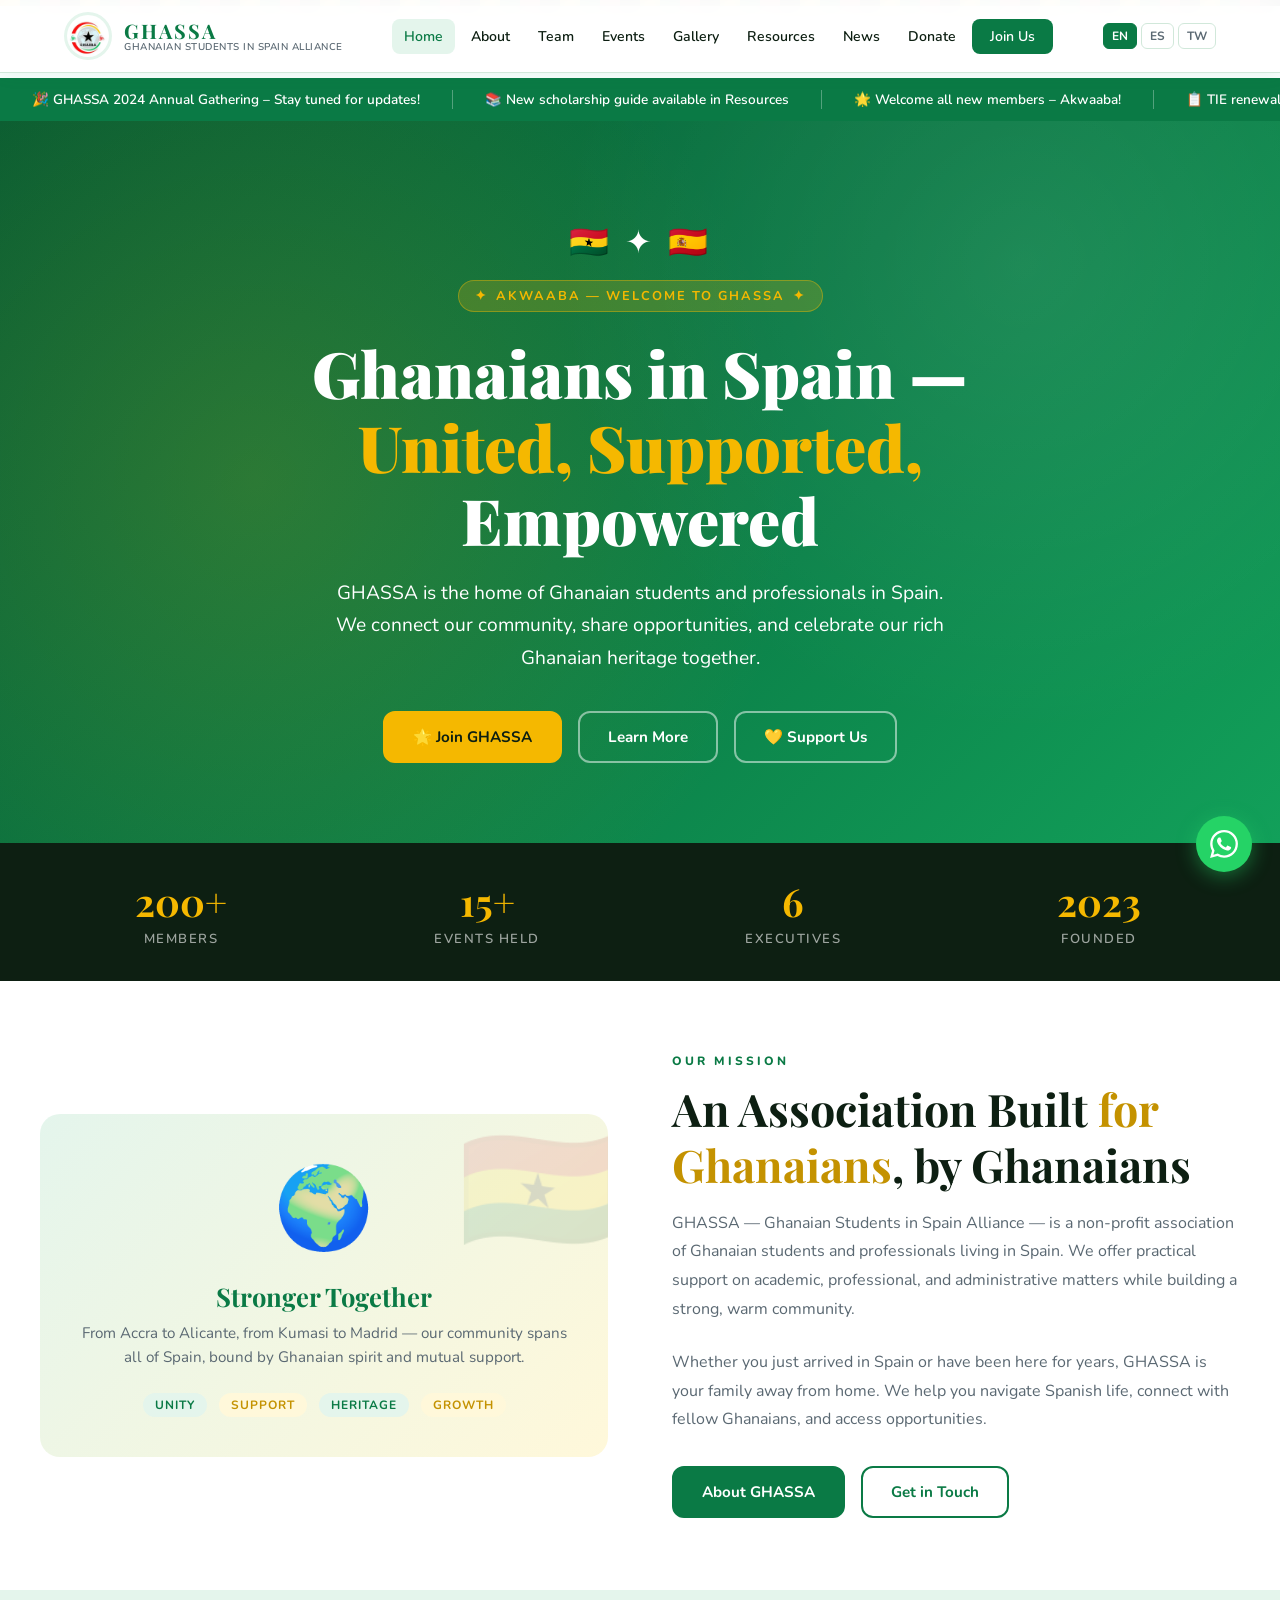
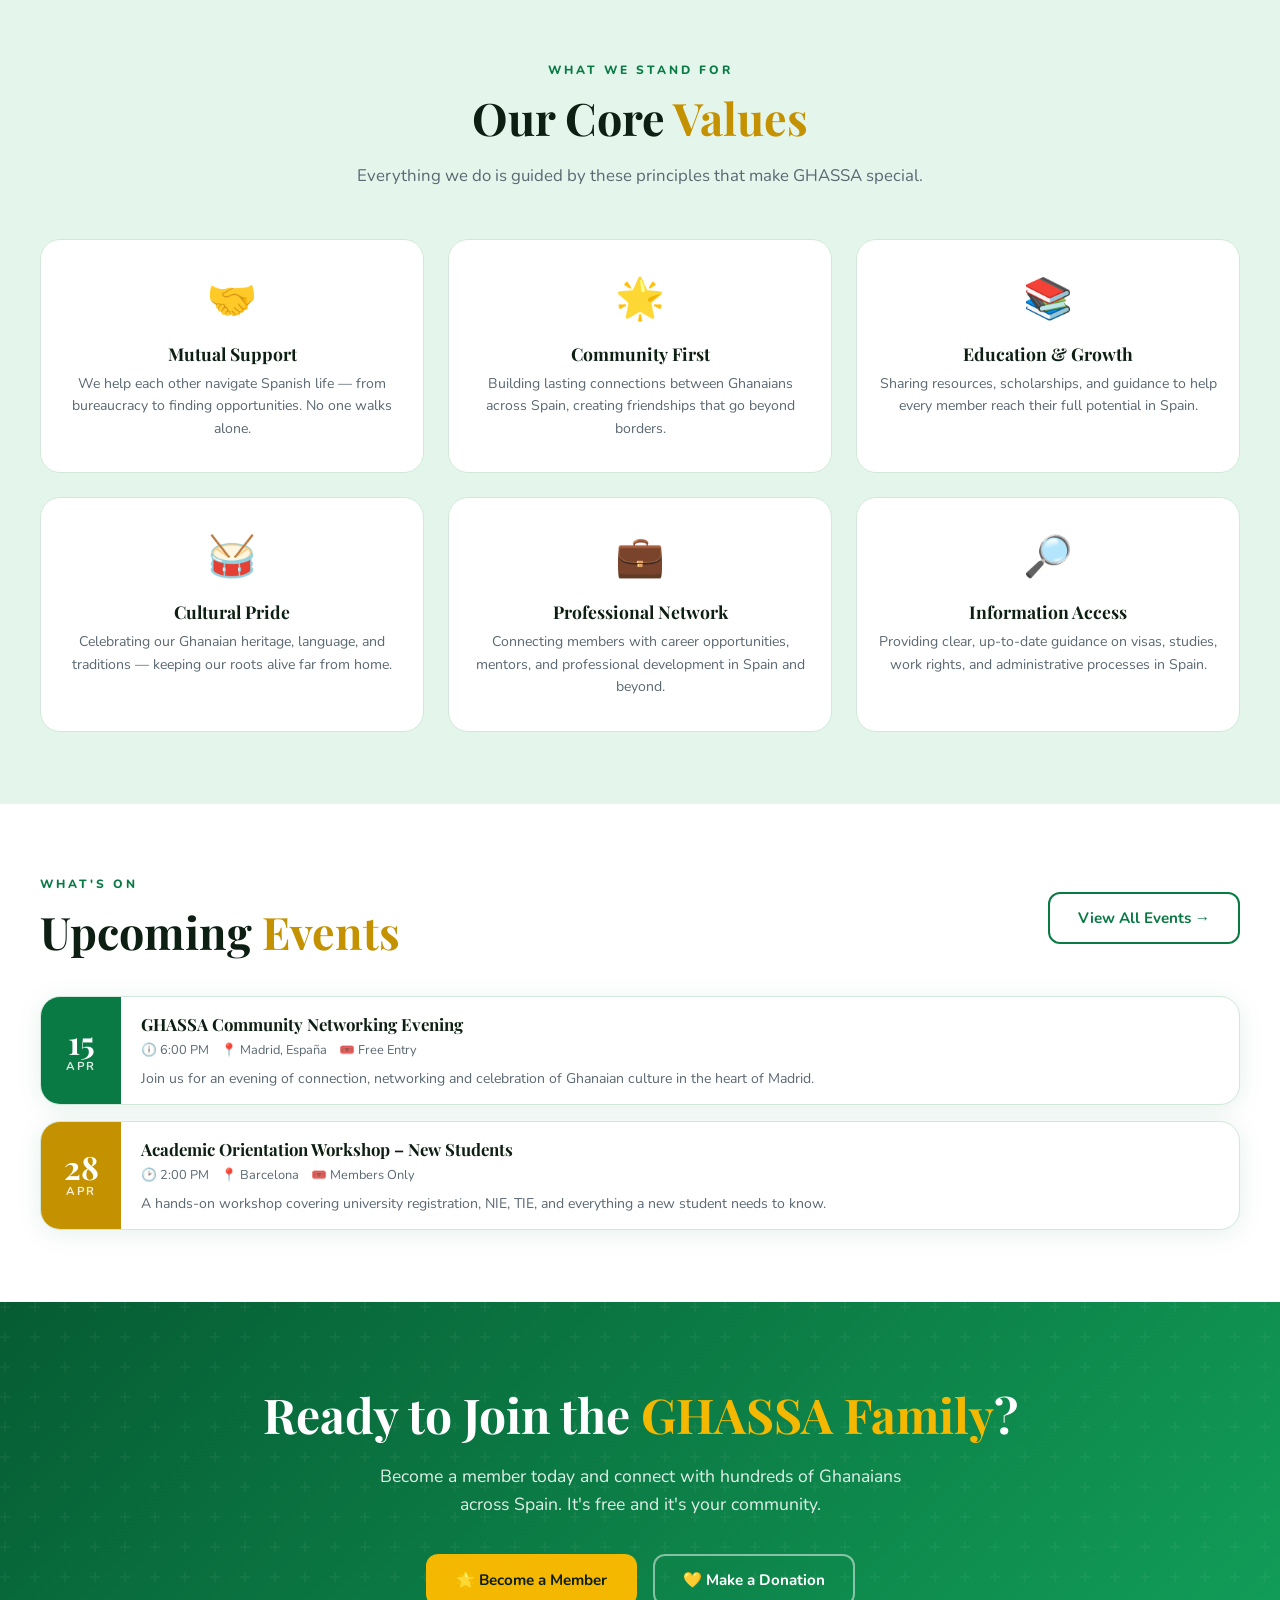
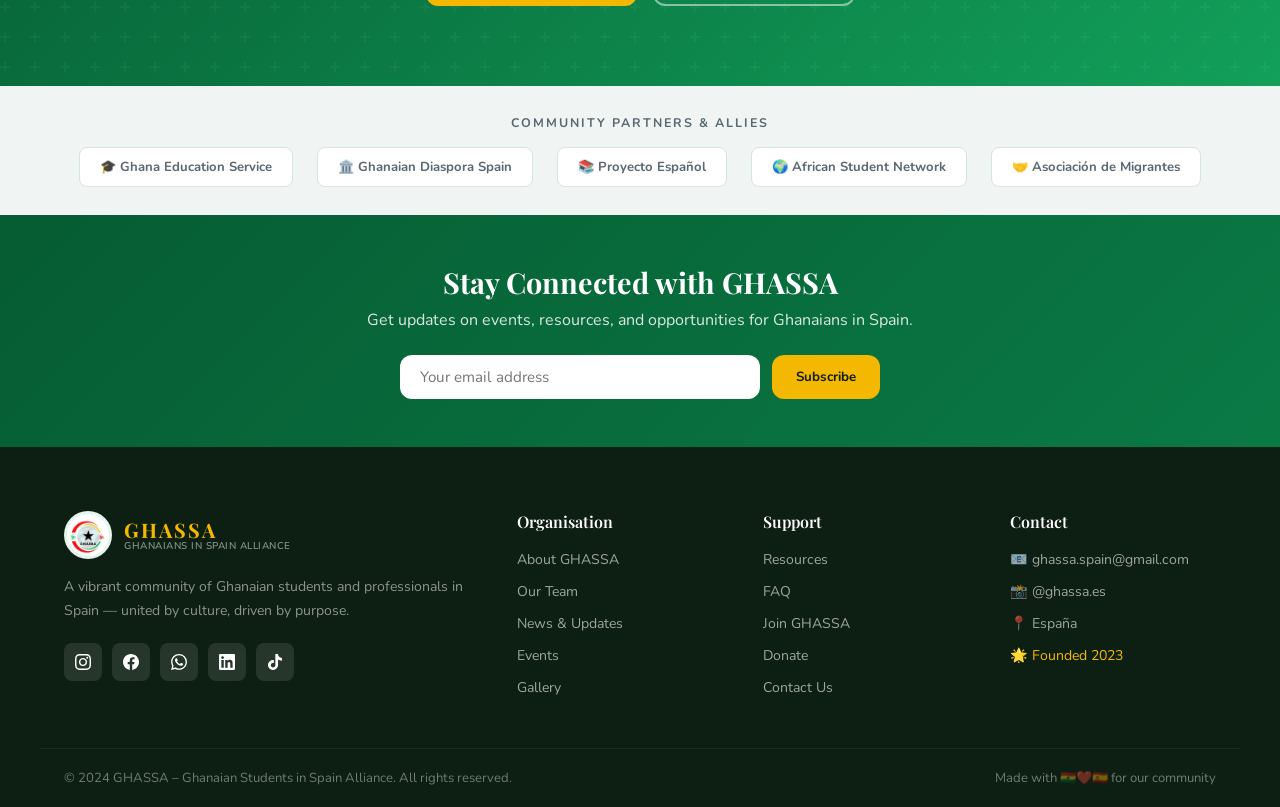
<file: index.html>
<!DOCTYPE html>
<html lang="en">
<head>
  <meta charset="UTF-8">
  <meta name="viewport" content="width=device-width, initial-scale=1.0">
  <title>GHASSA – Ghanaian Students in Spain Alliance</title>
  <meta name="description" content="GHASSA connects Ghanaian students and professionals in Spain. Unity, support, and celebration of Ghanaian heritage.">
  <link rel="stylesheet" href="ghassa.css">
  <style>
    /* Home-specific extras */
    .home-hero { padding: 100px 24px 80px; }
    .hero-flags { font-size: 2rem; margin-bottom: 16px; letter-spacing: 4px; }

    .mission-section { background: white; }
    .mission-grid {
      display: grid;
      grid-template-columns: 1fr 1fr;
      gap: 64px;
      align-items: center;
    }
    .mission-visual {
      background: linear-gradient(135deg, var(--green-light), var(--gold-light));
      border-radius: var(--radius-lg);
      padding: 40px;
      text-align: center;
      position: relative;
      overflow: hidden;
    }
    .mission-visual::before {
      content: '🇬🇭';
      font-size: 8rem;
      position: absolute;
      top: -10px; right: -10px;
      opacity: 0.12;
    }
    .mission-visual-icon { font-size: 5rem; margin-bottom: 16px; }
    .mission-visual h3 {
      font-family: var(--font-head);
      font-size: 1.6rem;
      color: var(--green);
      margin-bottom: 8px;
    }
    .mission-visual p { color: var(--gray); font-size: 0.95rem; line-height: 1.6; }

    .values-grid {
      display: grid;
      grid-template-columns: repeat(3, 1fr);
      gap: 24px;
    }
    .value-card {
      text-align: center;
      padding: 32px 20px;
      background: white;
      border-radius: var(--radius-lg);
      border: 1px solid var(--border);
      transition: all .3s;
    }
    .value-card:hover {
      border-color: var(--green);
      transform: translateY(-4px);
      box-shadow: var(--shadow);
    }
    .value-icon { font-size: 2.5rem; margin-bottom: 16px; }
    .value-card h3 {
      font-family: var(--font-head);
      font-size: 1.1rem;
      color: var(--dark);
      margin-bottom: 8px;
    }
    .value-card p { font-size: 0.88rem; color: var(--gray); line-height: 1.6; }

    .news-ticker {
      background: var(--green);
      color: white;
      padding: 12px 0;
      overflow: hidden;
    }
    .ticker-inner {
      display: flex;
      align-items: center;
      gap: 0;
      animation: ticker 30s linear infinite;
      white-space: nowrap;
    }
    .ticker-inner span {
      font-size: 0.85rem;
      font-weight: 600;
      padding: 0 32px;
      border-right: 1px solid rgba(255,255,255,0.3);
    }
    @keyframes ticker {
      from { transform: translateX(0); }
      to { transform: translateX(-50%); }
    }

    .join-cta {
      background: linear-gradient(135deg, var(--green-dark) 0%, var(--green-mid) 100%);
      padding: 80px 24px;
      text-align: center;
      color: white;
      position: relative;
      overflow: hidden;
    }
    .join-cta::before {
      content: '';
      position: absolute; inset: 0;
      background: url("data:image/svg+xml,%3Csvg width='60' height='60' viewBox='0 0 60 60' xmlns='http://www.w3.org/2000/svg'%3E%3Cg fill='none' fill-rule='evenodd'%3E%3Cg fill='%23ffffff' fill-opacity='0.04'%3E%3Cpath d='M36 34v-4h-2v4h-4v2h4v4h2v-4h4v-2h-4zm0-30V0h-2v4h-4v2h4v4h2V6h4V4h-4zM6 34v-4H4v4H0v2h4v4h2v-4h4v-2H6zM6 4V0H4v4H0v2h4v4h2V6h4V4H6z'/%3E%3C/g%3E%3C/g%3E%3C/svg%3E");
    }
    .join-cta h2 {
      font-family: var(--font-head);
      font-size: clamp(2rem, 4vw, 3rem);
      margin-bottom: 16px;
      position: relative;
    }
    .join-cta p {
      font-size: 1.1rem;
      opacity: 0.88;
      max-width: 540px;
      margin: 0 auto 36px;
      position: relative;
      line-height: 1.6;
    }
    .join-cta .hero-btns { position: relative; }

    .partners-strip {
      background: var(--light-gray);
      padding: 28px 24px;
      text-align: center;
    }
    .partners-strip p {
      font-size: 0.78rem;
      font-weight: 700;
      letter-spacing: 2px;
      text-transform: uppercase;
      color: var(--gray);
      margin-bottom: 16px;
    }
    .partner-logos { display: flex; gap: 24px; justify-content: center; flex-wrap: wrap; align-items: center; }
    .partner-logo {
      background: white;
      border: 1px solid var(--border);
      border-radius: 8px;
      padding: 10px 20px;
      font-size: 0.82rem;
      font-weight: 700;
      color: var(--gray);
    }

    @media (max-width: 768px) {
      .mission-grid { grid-template-columns: 1fr; gap: 32px; }
      .values-grid { grid-template-columns: 1fr; }
    }
  </style>
</head>
<body>
<div class="page-wrap">

  <!-- NEWS TICKER -->
  <div class="news-ticker">
    <div class="ticker-inner">
      <span>🎉 GHASSA 2024 Annual Gathering – Stay tuned for updates!</span>
      <span>📚 New scholarship guide available in Resources</span>
      <span>🌟 Welcome all new members – Akwaaba!</span>
      <span>📋 TIE renewal guide updated – check Resources section</span>
      <span>🎉 GHASSA 2024 Annual Gathering – Stay tuned for updates!</span>
      <span>📚 New scholarship guide available in Resources</span>
      <span>🌟 Welcome all new members – Akwaaba!</span>
      <span>📋 TIE renewal guide updated – check Resources section</span>
    </div>
  </div>

  <!-- HERO -->
  <section class="hero hero-bg">
    <div class="hero-pattern"></div>
    <div class="hero-content home-hero">
      <div class="hero-flags fade-up">🇬🇭 ✦ 🇪🇸</div>
      <div class="hero-badge fade-up-1">
        <span>✦</span> Akwaaba — Welcome to GHASSA <span>✦</span>
      </div>
      <h1 class="fade-up-2">
        Ghanaians in Spain —<br>
        <span class="gold">United, Supported,</span><br>
        Empowered
      </h1>
      <p class="fade-up-3">
        GHASSA is the home of Ghanaian students and professionals in Spain. We connect our community, share opportunities, and celebrate our rich Ghanaian heritage together.
      </p>
      <div class="hero-btns fade-up-4">
        <a href="membership.html" class="btn btn-primary">🌟 Join GHASSA</a>
        <a href="about.html" class="btn btn-outline">Learn More</a>
        <a href="donate.html" class="btn btn-outline">💛 Support Us</a>
      </div>
    </div>
  </section>

  <!-- STATS BAR -->
  <div class="stats-bar">
    <div class="stats-inner">
      <div class="stat-item">
        <span class="stat-num" data-count="200" data-suffix="+">0+</span>
        <span class="stat-label">Members</span>
      </div>
      <div class="stat-item">
        <span class="stat-num" data-count="15" data-suffix="+">0+</span>
        <span class="stat-label">Events Held</span>
      </div>
      <div class="stat-item">
        <span class="stat-num" data-count="6">0</span>
        <span class="stat-label">Executives</span>
      </div>
      <div class="stat-item">
        <span class="stat-num" data-count="2023">0</span>
        <span class="stat-label">Founded</span>
      </div>
    </div>
  </div>

  <!-- MISSION SECTION -->
  <section class="section mission-section">
    <div class="container">
      <div class="mission-grid">
        <div class="mission-visual fade-up">
          <div class="mission-visual-icon">🌍</div>
          <h3>Stronger Together</h3>
          <p>From Accra to Alicante, from Kumasi to Madrid — our community spans all of Spain, bound by Ghanaian spirit and mutual support.</p>
          <div style="margin-top:24px; display:flex; gap:12px; justify-content:center; flex-wrap:wrap;">
            <span class="tag tag-green">Unity</span>
            <span class="tag tag-gold">Support</span>
            <span class="tag tag-green">Heritage</span>
            <span class="tag tag-gold">Growth</span>
          </div>
        </div>
        <div>
          <div class="section-label">Our Mission</div>
          <h2 class="section-title">An Association Built <span class="gold">for Ghanaians</span>, by Ghanaians</h2>
          <p style="color:var(--gray);line-height:1.8;margin-bottom:24px;">
            GHASSA — Ghanaian Students in Spain Alliance — is a non-profit association of Ghanaian students and professionals living in Spain. We offer practical support on academic, professional, and administrative matters while building a strong, warm community.
          </p>
          <p style="color:var(--gray);line-height:1.8;margin-bottom:32px;">
            Whether you just arrived in Spain or have been here for years, GHASSA is your family away from home. We help you navigate Spanish life, connect with fellow Ghanaians, and access opportunities.
          </p>
          <div style="display:flex;gap:16px;flex-wrap:wrap;">
            <a href="about.html" class="btn btn-green">About GHASSA</a>
            <a href="contact.html" class="btn btn-ghost">Get in Touch</a>
          </div>
        </div>
      </div>
    </div>
  </section>

  <!-- VALUES -->
  <section class="section bg-green-light">
    <div class="container">
      <div class="section-header centered">
        <div class="section-label">What We Stand For</div>
        <h2 class="section-title">Our Core <span class="gold">Values</span></h2>
        <p class="section-subtitle">Everything we do is guided by these principles that make GHASSA special.</p>
      </div>
      <div class="values-grid">
        <div class="value-card fade-up-1">
          <div class="value-icon">🤝</div>
          <h3>Mutual Support</h3>
          <p>We help each other navigate Spanish life — from bureaucracy to finding opportunities. No one walks alone.</p>
        </div>
        <div class="value-card fade-up-2">
          <div class="value-icon">🌟</div>
          <h3>Community First</h3>
          <p>Building lasting connections between Ghanaians across Spain, creating friendships that go beyond borders.</p>
        </div>
        <div class="value-card fade-up-3">
          <div class="value-icon">📚</div>
          <h3>Education & Growth</h3>
          <p>Sharing resources, scholarships, and guidance to help every member reach their full potential in Spain.</p>
        </div>
        <div class="value-card fade-up-1">
          <div class="value-icon">🥁</div>
          <h3>Cultural Pride</h3>
          <p>Celebrating our Ghanaian heritage, language, and traditions — keeping our roots alive far from home.</p>
        </div>
        <div class="value-card fade-up-2">
          <div class="value-icon">💼</div>
          <h3>Professional Network</h3>
          <p>Connecting members with career opportunities, mentors, and professional development in Spain and beyond.</p>
        </div>
        <div class="value-card fade-up-3">
          <div class="value-icon">🔎</div>
          <h3>Information Access</h3>
          <p>Providing clear, up-to-date guidance on visas, studies, work rights, and administrative processes in Spain.</p>
        </div>
      </div>
    </div>
  </section>

  <!-- UPCOMING EVENT PREVIEW -->
  <section class="section" style="background:white;">
    <div class="container">
      <div style="display:flex;align-items:center;justify-content:space-between;flex-wrap:wrap;gap:16px;margin-bottom:36px;">
        <div>
          <div class="section-label">What's On</div>
          <h2 class="section-title" style="margin-bottom:0;">Upcoming <span class="gold">Events</span></h2>
        </div>
        <a href="events.html" class="btn btn-ghost">View All Events →</a>
      </div>
      <div style="display:grid;gap:16px;">
        <div class="event-card">
          <div class="event-date-block"><span class="day">15</span><span class="month">Apr</span></div>
          <div class="event-info">
            <h3>GHASSA Community Networking Evening</h3>
            <div class="event-meta">
              <span>🕕 6:00 PM</span>
              <span>📍 Madrid, España</span>
              <span>🎟️ Free Entry</span>
            </div>
            <p style="font-size:0.88rem;color:var(--gray);">Join us for an evening of connection, networking and celebration of Ghanaian culture in the heart of Madrid.</p>
          </div>
        </div>
        <div class="event-card">
          <div class="event-date-block" style="background:var(--gold-dark);"><span class="day">28</span><span class="month">Apr</span></div>
          <div class="event-info">
            <h3>Academic Orientation Workshop – New Students</h3>
            <div class="event-meta">
              <span>🕑 2:00 PM</span>
              <span>📍 Barcelona</span>
              <span>🎟️ Members Only</span>
            </div>
            <p style="font-size:0.88rem;color:var(--gray);">A hands-on workshop covering university registration, NIE, TIE, and everything a new student needs to know.</p>
          </div>
        </div>
      </div>
    </div>
  </section>

  <!-- JOIN CTA -->
  <div class="join-cta">
    <h2>Ready to Join the <span style="color:var(--gold);">GHASSA Family</span>?</h2>
    <p>Become a member today and connect with hundreds of Ghanaians across Spain. It's free and it's your community.</p>
    <div class="hero-btns">
      <a href="membership.html" class="btn btn-primary">🌟 Become a Member</a>
      <a href="donate.html" class="btn btn-outline">💛 Make a Donation</a>
    </div>
  </div>

  <!-- PARTNERS STRIP -->
  <div class="partners-strip">
    <p>Community Partners & Allies</p>
    <div class="partner-logos">
      <div class="partner-logo">🎓 Ghana Education Service</div>
      <div class="partner-logo">🏛️ Ghanaian Diaspora Spain</div>
      <div class="partner-logo">📚 Proyecto Español</div>
      <div class="partner-logo">🌍 African Student Network</div>
      <div class="partner-logo">🤝 Asociación de Migrantes</div>
    </div>
  </div>

</div>
<script src="ghassa-components.js"></script>
</body>
</html>
</file>
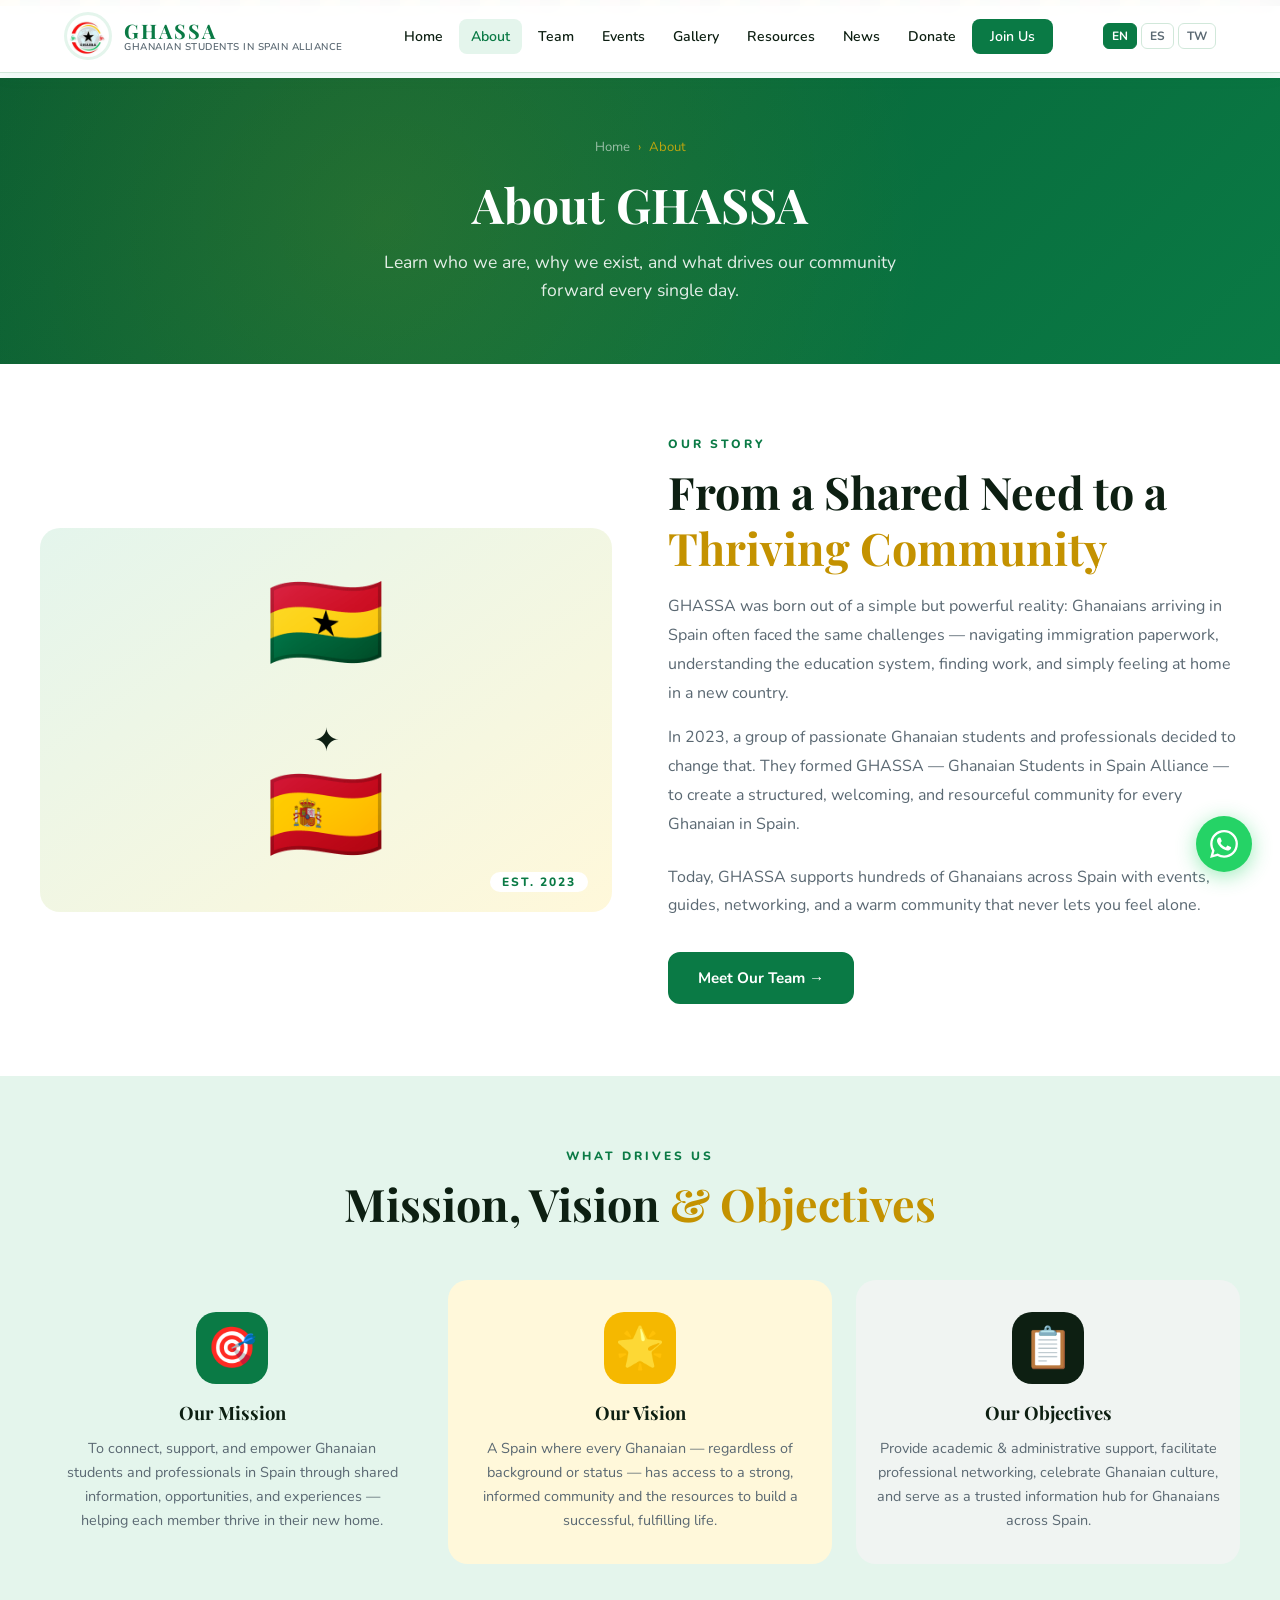
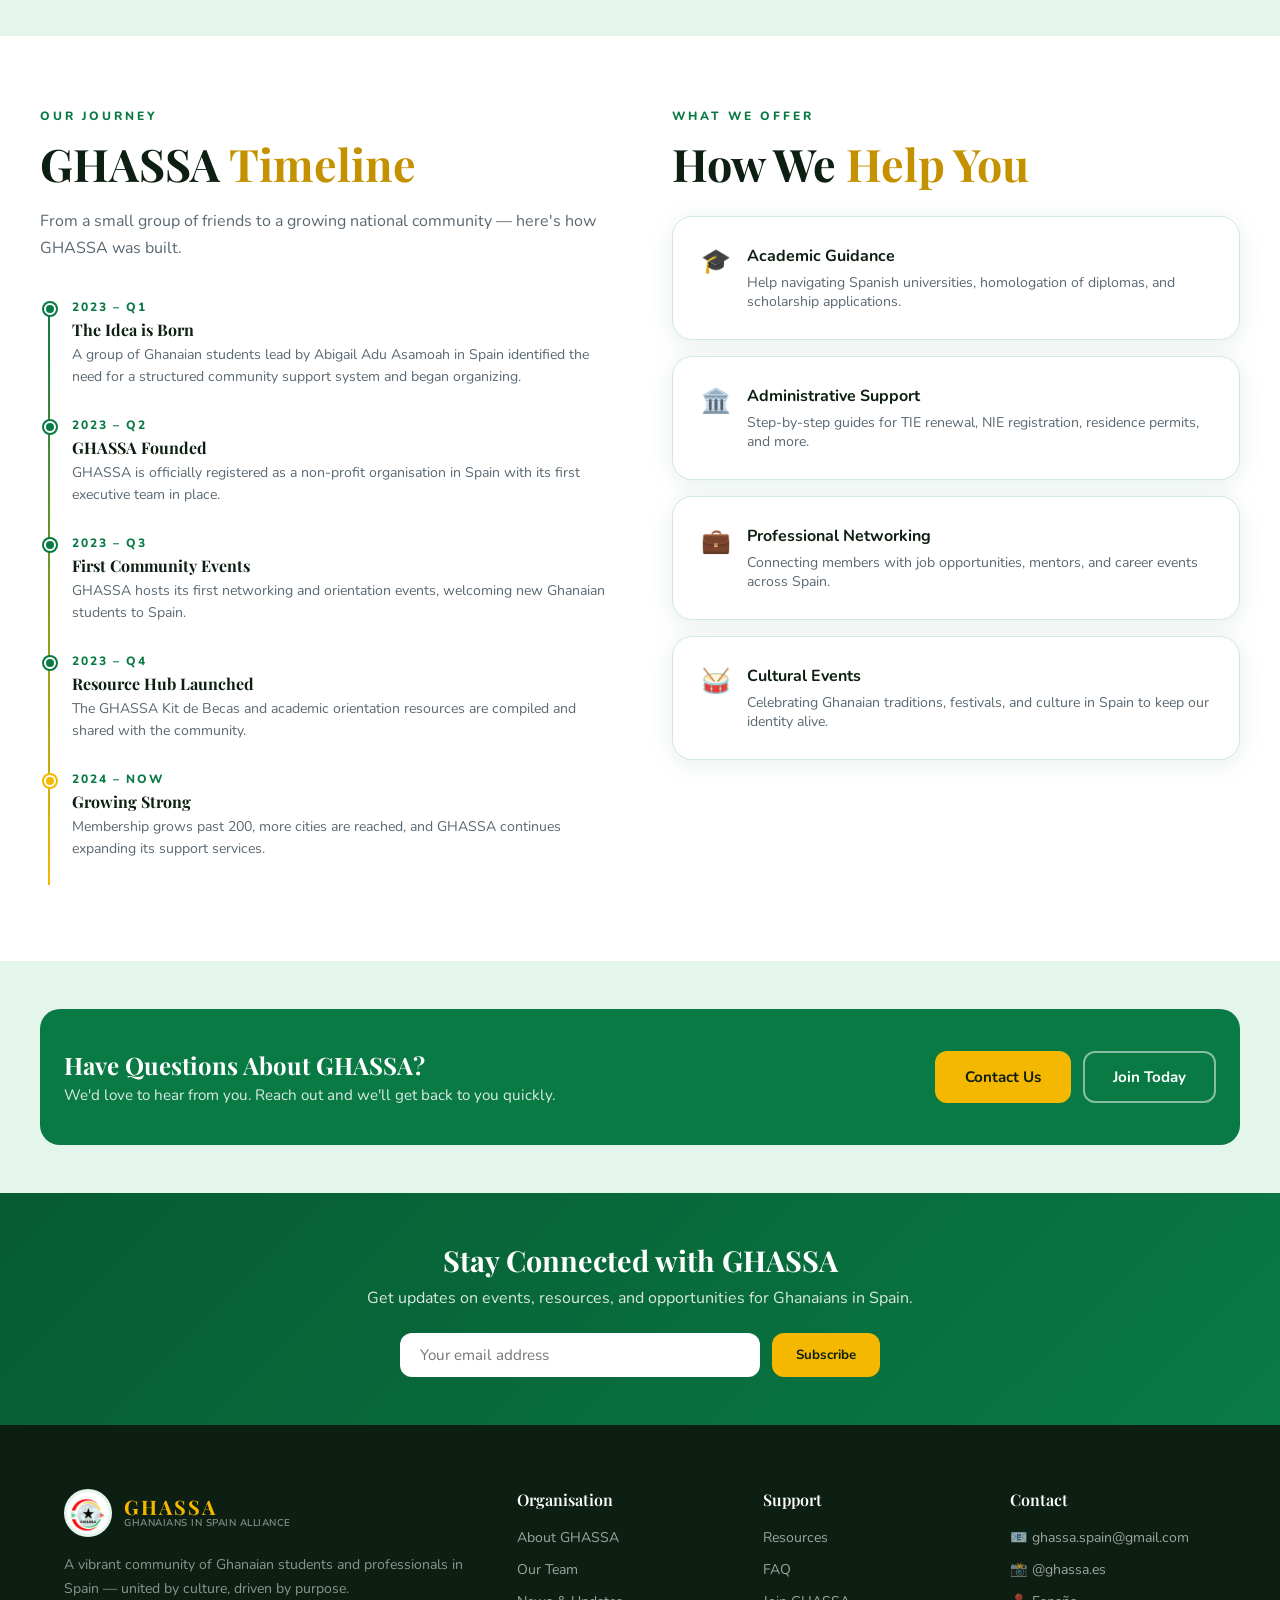
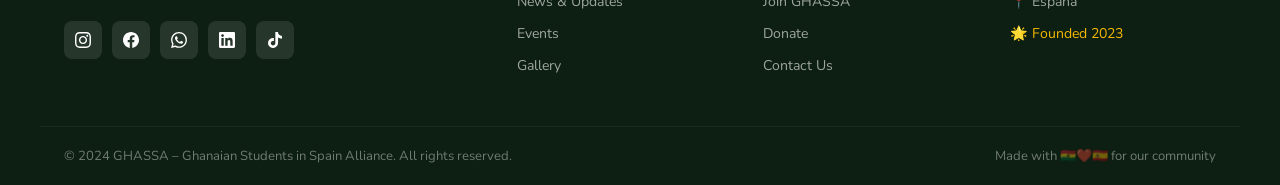
<file: about.html>
<!DOCTYPE html>
<html lang="en">
<head>
  <meta charset="UTF-8">
  <meta name="viewport" content="width=device-width, initial-scale=1.0">
  <title>About Us – GHASSA</title>
  <link rel="stylesheet" href="ghassa.css">
  <style>
    .story-grid {
      display: grid;
      grid-template-columns: 1fr 1fr;
      gap: 56px;
      align-items: center;
    }
    .story-img-block {
      background: linear-gradient(145deg, var(--green-light), var(--gold-light));
      border-radius: var(--radius-lg);
      padding: 48px;
      text-align: center;
      font-size: 6rem;
      line-height: 1;
      position: relative;
    }
    .story-img-block::after {
      content: 'Est. 2023';
      position: absolute;
      bottom: 20px; right: 24px;
      font-size: 0.75rem;
      font-weight: 800;
      letter-spacing: 2px;
      text-transform: uppercase;
      color: var(--green);
      background: white;
      padding: 4px 12px;
      border-radius: 50px;
    }
    .timeline {
      position: relative;
      padding-left: 32px;
    }
    .timeline::before {
      content: '';
      position: absolute;
      left: 8px; top: 4px; bottom: 4px;
      width: 2px;
      background: linear-gradient(to bottom, var(--green), var(--gold));
    }
    .timeline-item {
      position: relative;
      padding-bottom: 28px;
    }
    .timeline-item::before {
      content: '';
      position: absolute;
      left: -28px; top: 4px;
      width: 12px; height: 12px;
      border-radius: 50%;
      background: var(--green);
      border: 2px solid white;
      box-shadow: 0 0 0 2px var(--green);
    }
    .timeline-item:last-child::before { background: var(--gold); box-shadow: 0 0 0 2px var(--gold); }
    .timeline-year {
      font-size: 0.75rem;
      font-weight: 800;
      color: var(--green);
      text-transform: uppercase;
      letter-spacing: 2px;
      margin-bottom: 4px;
    }
    .timeline-item h4 {
      font-family: var(--font-head);
      font-size: 1rem;
      color: var(--dark);
      margin-bottom: 4px;
    }
    .timeline-item p { font-size: 0.88rem; color: var(--gray); line-height: 1.6; }

    .mission-cards {
      display: grid;
      grid-template-columns: repeat(3,1fr);
      gap: 24px;
    }
    .mission-card {
      text-align: center;
      padding: 32px 20px;
      border-radius: var(--radius-lg);
      transition: all .3s;
    }
    .mission-card:hover { transform: translateY(-4px); }
    .mission-card .icon {
      font-size: 2.5rem;
      margin-bottom: 16px;
      width: 72px; height: 72px;
      border-radius: 20px;
      display: flex;
      align-items: center;
      justify-content: center;
      margin: 0 auto 16px;
    }
    .mission-card h3 {
      font-family: var(--font-head);
      font-size: 1.15rem;
      margin-bottom: 12px;
      color: var(--dark);
    }
    .mission-card p { font-size: 0.9rem; line-height: 1.65; color: var(--gray); }
    .card-green { background: var(--green-light); }
    .card-green .icon { background: var(--green); color: white; }
    .card-gold { background: var(--gold-light); }
    .card-gold .icon { background: var(--gold); color: var(--dark); }
    .card-dark { background: #f0f4f2; }
    .card-dark .icon { background: var(--dark); color: white; }

    .contact-strip {
      background: var(--green);
      padding: 40px 24px;
      border-radius: var(--radius-lg);
      display: flex;
      align-items: center;
      justify-content: space-between;
      gap: 24px;
      flex-wrap: wrap;
      color: white;
    }
    .contact-strip h3 {
      font-family: var(--font-head);
      font-size: 1.5rem;
      margin-bottom: 4px;
    }
    .contact-strip p { opacity: 0.85; font-size: 0.95rem; }

    @media (max-width: 768px) {
      .story-grid { grid-template-columns: 1fr; }
      .mission-cards { grid-template-columns: 1fr; }
    }
  </style>
</head>
<body>
<div class="page-wrap">
  <div class="page-hero">
    <div class="page-hero-content">
      <div class="breadcrumb">
        <a href="index.html">Home</a> <span>›</span> <span>About</span>
      </div>
      <h1>About GHASSA</h1>
      <p>Learn who we are, why we exist, and what drives our community forward every single day.</p>
    </div>
  </div>

  <!-- OUR STORY -->
  <section class="section" style="background:white;">
    <div class="container">
      <div class="story-grid">
        <div class="story-img-block fade-up">
          🇬🇭<br>
          <span style="font-size:2rem;">✦</span><br>🇪🇸
        </div>
        <div>
          <div class="section-label">Our Story</div>
          <h2 class="section-title">From a Shared Need to a <span class="gold">Thriving Community</span></h2>
          <p style="color:var(--gray);line-height:1.8;margin-bottom:16px;">
            GHASSA was born out of a simple but powerful reality: Ghanaians arriving in Spain often faced the same challenges — navigating immigration paperwork, understanding the education system, finding work, and simply feeling at home in a new country.
          </p>
          <p style="color:var(--gray);line-height:1.8;margin-bottom:24px;">
            In 2023, a group of passionate Ghanaian students and professionals decided to change that. They formed GHASSA — Ghanaian Students in Spain Alliance — to create a structured, welcoming, and resourceful community for every Ghanaian in Spain.
          </p>
          <p style="color:var(--gray);line-height:1.8;margin-bottom:32px;">
            Today, GHASSA supports hundreds of Ghanaians across Spain with events, guides, networking, and a warm community that never lets you feel alone.
          </p>
          <a href="team.html" class="btn btn-green">Meet Our Team →</a>
        </div>
      </div>
    </div>
  </section>

  <!-- MISSION, VISION, OBJECTIVES -->
  <section class="section bg-green-light">
    <div class="container">
      <div class="section-header centered">
        <div class="section-label">What Drives Us</div>
        <h2 class="section-title">Mission, Vision <span class="gold">&amp; Objectives</span></h2>
      </div>
      <div class="mission-cards">
        <div class="mission-card card-green fade-up-1">
          <div class="icon">🎯</div>
          <h3>Our Mission</h3>
          <p>To connect, support, and empower Ghanaian students and professionals in Spain through shared information, opportunities, and experiences — helping each member thrive in their new home.</p>
        </div>
        <div class="mission-card card-gold fade-up-2">
          <div class="icon">🌟</div>
          <h3>Our Vision</h3>
          <p>A Spain where every Ghanaian — regardless of background or status — has access to a strong, informed community and the resources to build a successful, fulfilling life.</p>
        </div>
        <div class="mission-card card-dark fade-up-3">
          <div class="icon">📋</div>
          <h3>Our Objectives</h3>
          <p>Provide academic & administrative support, facilitate professional networking, celebrate Ghanaian culture, and serve as a trusted information hub for Ghanaians across Spain.</p>
        </div>
      </div>
    </div>
  </section>

  <!-- TIMELINE -->
  <section class="section" style="background:white;">
    <div class="container">
      <div style="display:grid;grid-template-columns:1fr 1fr;gap:64px;align-items:start;">
        <div>
          <div class="section-label">Our Journey</div>
          <h2 class="section-title">GHASSA <span class="gold">Timeline</span></h2>
          <p style="color:var(--gray);line-height:1.7;margin-bottom:36px;">From a small group of friends to a growing national community — here's how GHASSA was built.</p>
          <div class="timeline">
            <div class="timeline-item">
              <div class="timeline-year">2023 – Q1</div>
              <h4>The Idea is Born</h4>
              <p>A group of Ghanaian students lead by Abigail Adu Asamoah in Spain identified the need for a structured community support system and began organizing.</p>
            </div>
            <div class="timeline-item">
              <div class="timeline-year">2023 – Q2</div>
              <h4>GHASSA Founded</h4>
              <p>GHASSA is officially registered as a non-profit organisation in Spain with its first executive team in place.</p>
            </div>
            <div class="timeline-item">
              <div class="timeline-year">2023 – Q3</div>
              <h4>First Community Events</h4>
              <p>GHASSA hosts its first networking and orientation events, welcoming new Ghanaian students to Spain.</p>
            </div>
            <div class="timeline-item">
              <div class="timeline-year">2023 – Q4</div>
              <h4>Resource Hub Launched</h4>
              <p>The GHASSA Kit de Becas and academic orientation resources are compiled and shared with the community.</p>
            </div>
            <div class="timeline-item">
              <div class="timeline-year">2024 – Now</div>
              <h4>Growing Strong</h4>
              <p>Membership grows past 200, more cities are reached, and GHASSA continues expanding its support services.</p>
            </div>
          </div>
        </div>
        <div>
          <div class="section-label">What We Offer</div>
          <h2 class="section-title">How We <span class="gold">Help You</span></h2>
          <div style="display:grid;gap:16px;margin-top:24px;">
            <div class="card" style="display:flex;gap:16px;align-items:flex-start;">
              <span style="font-size:1.5rem;flex-shrink:0;">🎓</span>
              <div>
                <h4 style="font-weight:700;margin-bottom:6px;">Academic Guidance</h4>
                <p style="font-size:0.88rem;color:var(--gray);">Help navigating Spanish universities, homologation of diplomas, and scholarship applications.</p>
              </div>
            </div>
            <div class="card" style="display:flex;gap:16px;align-items:flex-start;">
              <span style="font-size:1.5rem;flex-shrink:0;">🏛️</span>
              <div>
                <h4 style="font-weight:700;margin-bottom:6px;">Administrative Support</h4>
                <p style="font-size:0.88rem;color:var(--gray);">Step-by-step guides for TIE renewal, NIE registration, residence permits, and more.</p>
              </div>
            </div>
            <div class="card" style="display:flex;gap:16px;align-items:flex-start;">
              <span style="font-size:1.5rem;flex-shrink:0;">💼</span>
              <div>
                <h4 style="font-weight:700;margin-bottom:6px;">Professional Networking</h4>
                <p style="font-size:0.88rem;color:var(--gray);">Connecting members with job opportunities, mentors, and career events across Spain.</p>
              </div>
            </div>
            <div class="card" style="display:flex;gap:16px;align-items:flex-start;">
              <span style="font-size:1.5rem;flex-shrink:0;">🥁</span>
              <div>
                <h4 style="font-weight:700;margin-bottom:6px;">Cultural Events</h4>
                <p style="font-size:0.88rem;color:var(--gray);">Celebrating Ghanaian traditions, festivals, and culture in Spain to keep our identity alive.</p>
              </div>
            </div>
          </div>
        </div>
      </div>
    </div>
  </section>

  <!-- CONTACT STRIP -->
  <section class="section-sm" style="background:var(--green-light);">
    <div class="container">
      <div class="contact-strip">
        <div>
          <h3>Have Questions About GHASSA?</h3>
          <p>We'd love to hear from you. Reach out and we'll get back to you quickly.</p>
        </div>
        <div style="display:flex;gap:12px;flex-wrap:wrap;">
          <a href="contact.html" class="btn btn-primary">Contact Us</a>
          <a href="membership.html" class="btn btn-outline">Join Today</a>
        </div>
      </div>
    </div>
  </section>
</div>
<script src="ghassa-components.js"></script>
</body>
</html>
</file>
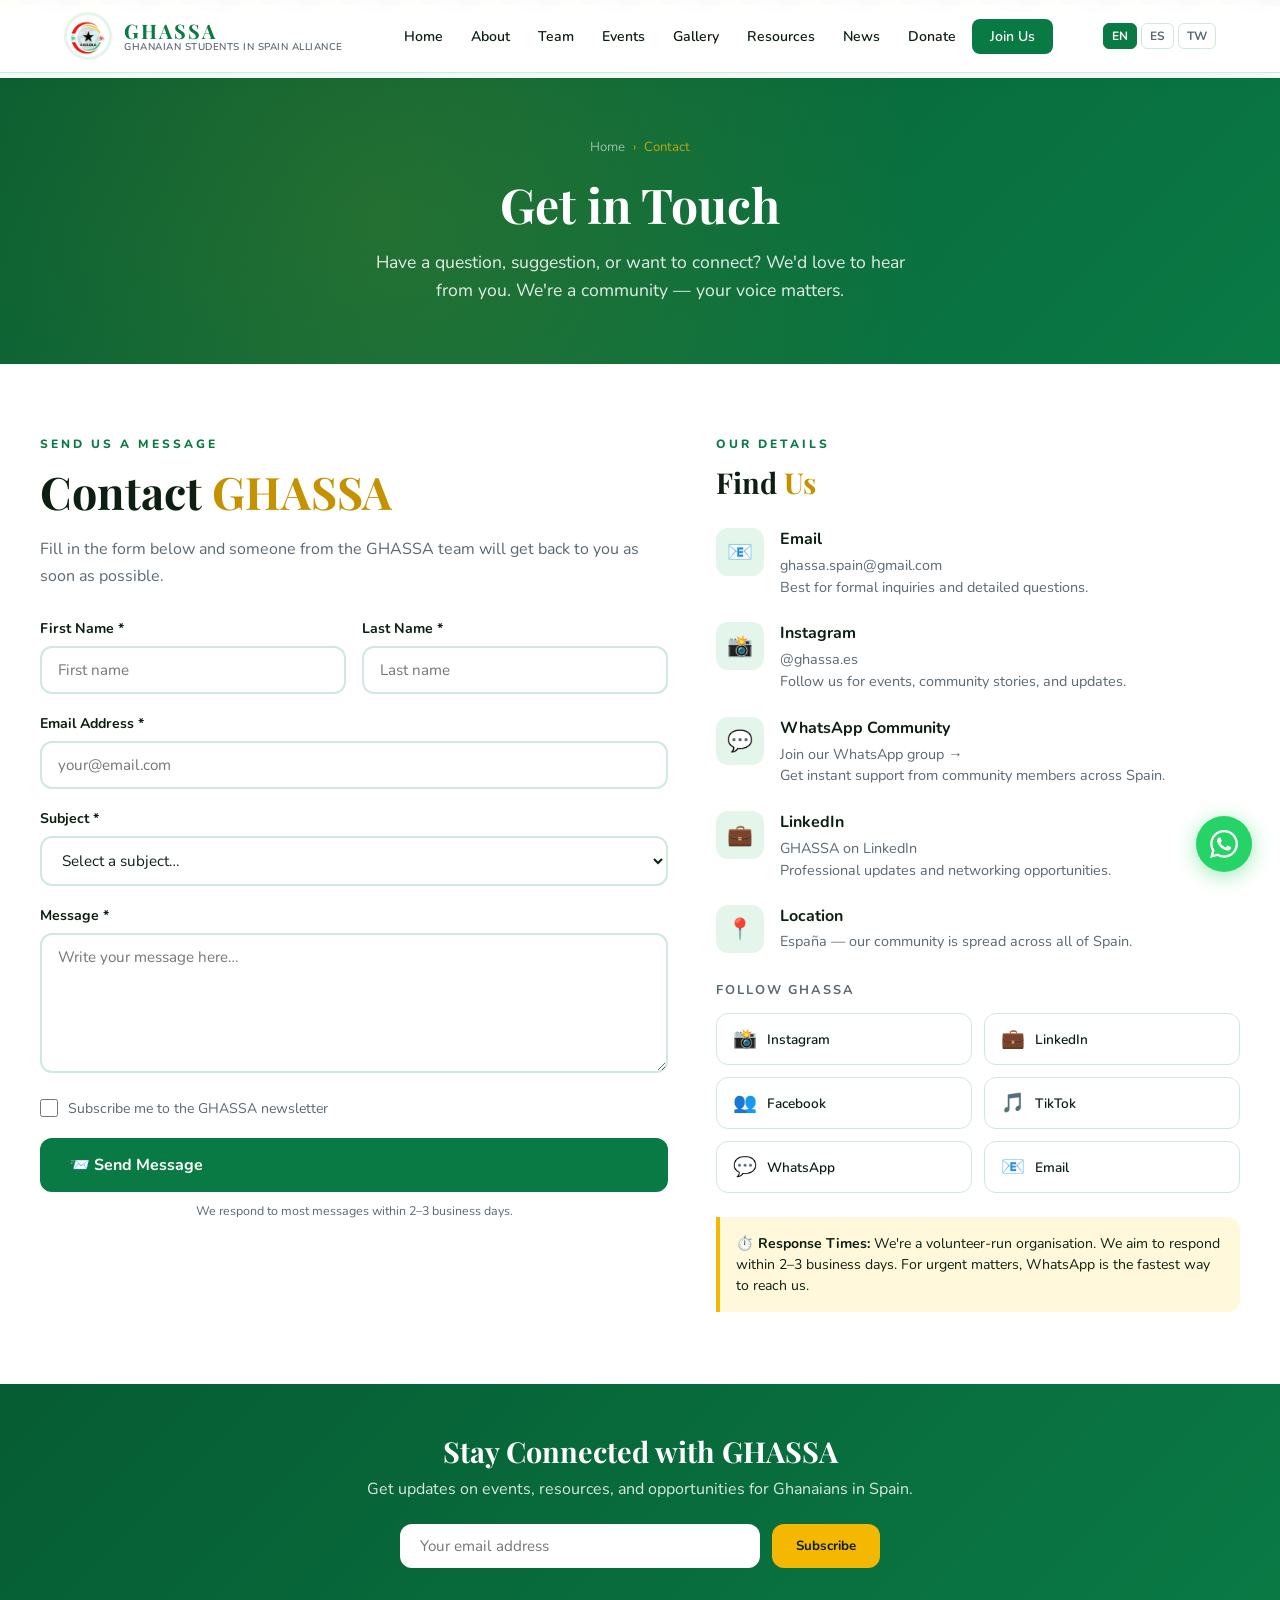
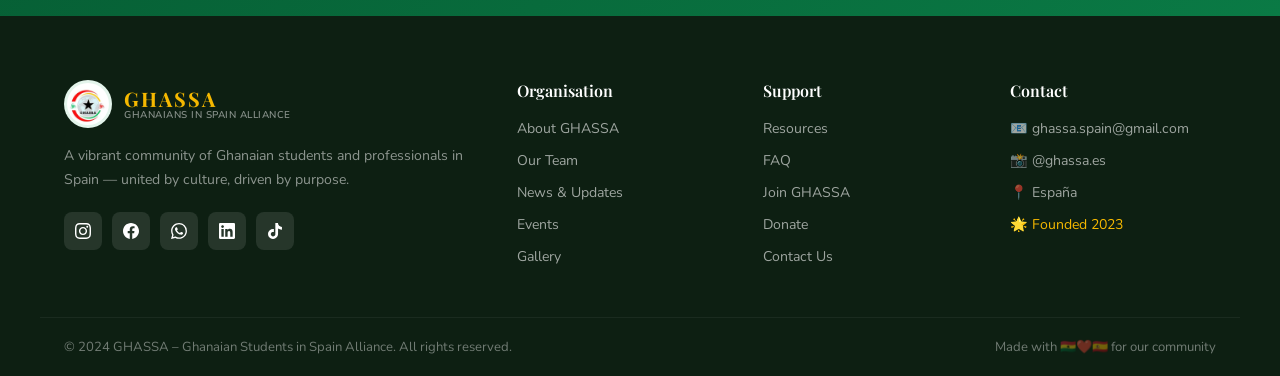
<file: contact.html>
<!DOCTYPE html>
<html lang="en">
<head>
  <meta charset="UTF-8">
  <meta name="viewport" content="width=device-width, initial-scale=1.0">
  <title>Contact – GHASSA</title>
  <link rel="stylesheet" href="ghassa.css">
  <style>
    .contact-grid {
      display: grid;
      grid-template-columns: 1.2fr 1fr;
      gap: 48px;
      align-items: start;
    }
    .contact-info-item {
      display: flex;
      gap: 16px;
      align-items: flex-start;
      margin-bottom: 24px;
    }
    .contact-info-icon {
      width: 48px; height: 48px;
      background: var(--green-light);
      border-radius: 12px;
      display: flex;
      align-items: center;
      justify-content: center;
      font-size: 1.3rem;
      flex-shrink: 0;
    }
    .contact-info-item h4 { font-weight: 700; color: var(--dark); margin-bottom: 4px; }
    .contact-info-item p, .contact-info-item a { font-size: 0.9rem; color: var(--gray); line-height: 1.5; }
    .contact-info-item a:hover { color: var(--green); }

    .social-links-grid {
      display: grid;
      grid-template-columns: 1fr 1fr;
      gap: 12px;
      margin-top: 8px;
    }
    .social-link-card {
      display: flex;
      align-items: center;
      gap: 10px;
      padding: 12px 16px;
      background: white;
      border: 1px solid var(--border);
      border-radius: var(--radius);
      text-decoration: none;
      transition: all .2s;
      font-size: 0.85rem;
      font-weight: 600;
      color: var(--dark);
    }
    .social-link-card:hover {
      border-color: var(--green);
      color: var(--green);
      transform: translateY(-2px);
      box-shadow: var(--shadow);
    }
    .social-link-card span:first-child { font-size: 1.2rem; }

    .success-banner {
      display: none;
      background: var(--green);
      color: white;
      padding: 20px;
      border-radius: var(--radius);
      font-weight: 600;
      text-align: center;
      margin-bottom: 20px;
    }

    @media (max-width: 768px) {
      .contact-grid { grid-template-columns: 1fr; }
      .social-links-grid { grid-template-columns: 1fr; }
    }
  </style>
</head>
<body>
<div class="page-wrap">
  <div class="page-hero">
    <div class="page-hero-content">
      <div class="breadcrumb">
        <a href="index.html">Home</a> <span>›</span> <span>Contact</span>
      </div>
      <h1>Get in Touch</h1>
      <p>Have a question, suggestion, or want to connect? We'd love to hear from you. We're a community — your voice matters.</p>
    </div>
  </div>

  <section class="section" style="background:white;">
    <div class="container">
      <div class="contact-grid">

        <!-- CONTACT FORM -->
        <div>
          <div class="section-label">Send Us a Message</div>
          <h2 class="section-title">Contact <span class="gold">GHASSA</span></h2>
          <p style="color:var(--gray);margin-bottom:28px;line-height:1.7;">Fill in the form below and someone from the GHASSA team will get back to you as soon as possible.</p>

          <div class="success-banner" id="successBanner">
            ✅ Medaase! Your message has been sent. We'll be in touch soon!
          </div>

          <form id="contactForm" action="https://formspree.io/f/mwvrlrak" method="POST">
            <div style="display:grid;grid-template-columns:1fr 1fr;gap:16px;">
              <div class="form-group">
                <label class="form-label">First Name *</label>
                <input type="text" class="form-input" placeholder="First name" required>
              </div>
              <div class="form-group">
                <label class="form-label">Last Name *</label>
                <input type="text" class="form-input" placeholder="Last name" required>
              </div>
            </div>
            <div class="form-group">
              <label class="form-label">Email Address *</label>
              <input type="email" class="form-input" placeholder="your@email.com" required>
            </div>
            <div class="form-group">
              <label class="form-label">Subject *</label>
              <select class="form-select" required>
                <option value="">Select a subject…</option>
                <option>General Inquiry</option>
                <option>Membership Question</option>
                <option>Event Information</option>
                <option>Resource Request</option>
                <option>Partnership / Collaboration</option>
                <option>Media / Press</option>
                <option>Volunteer / Get Involved</option>
                <option>Other</option>
              </select>
            </div>
            <div class="form-group">
              <label class="form-label">Message *</label>
              <textarea class="form-textarea" placeholder="Write your message here…" required style="min-height:140px;"></textarea>
            </div>
            <div class="form-group" style="display:flex;align-items:center;gap:10px;">
              <input type="checkbox" id="newsletter" style="width:18px;height:18px;cursor:pointer;accent-color:var(--green);">
              <label for="newsletter" style="font-size:0.88rem;color:var(--gray);cursor:pointer;">Subscribe me to the GHASSA newsletter</label>
            </div>
            <button type="submit" class="btn btn-green" style="width:100%;font-size:1rem;">
              📨 Send Message
            </button>
            <p style="font-size:0.78rem;color:var(--gray);text-align:center;margin-top:10px;">
              We respond to most messages within 2–3 business days.
            </p>
          </form>
        </div>

        <!-- CONTACT INFO -->
        <div>
          <div class="section-label">Our Details</div>
          <h2 class="section-title" style="font-size:1.8rem;">Find <span class="gold">Us</span></h2>

          <div style="margin-top:28px;">
            <div class="contact-info-item">
              <div class="contact-info-icon">📧</div>
              <div>
                <h4>Email</h4>
                <a href="mailto:ghassa.spain@gmail.com">ghassa.spain@gmail.com</a>
                <p>Best for formal inquiries and detailed questions.</p>
              </div>
            </div>
            <div class="contact-info-item">
              <div class="contact-info-icon">📸</div>
              <div>
                <h4>Instagram</h4>
                <a href="https://www.instagram.com/ghassa.es/" target="_blank">@ghassa.es</a>
                <p>Follow us for events, community stories, and updates.</p>
              </div>
            </div>
            <div class="contact-info-item">
              <div class="contact-info-icon">💬</div>
              <div>
                <h4>WhatsApp Community</h4>
                <a href="#">Join our WhatsApp group →</a>
                <p>Get instant support from community members across Spain.</p>
              </div>
            </div>
            <div class="contact-info-item">
              <div class="contact-info-icon">💼</div>
              <div>
                <h4>LinkedIn</h4>
                <a href="https://www.linkedin.com/company/ghassa/" target="_blank">GHASSA on LinkedIn</a>
                <p>Professional updates and networking opportunities.</p>
              </div>
            </div>
            <div class="contact-info-item">
              <div class="contact-info-icon">📍</div>
              <div>
                <h4>Location</h4>
                <p>España — our community is spread across all of Spain.</p>
              </div>
            </div>
          </div>

          <!-- SOCIAL LINKS -->
          <div style="margin-top:28px;">
            <p style="font-size:0.8rem;font-weight:700;letter-spacing:2px;text-transform:uppercase;color:var(--gray);margin-bottom:14px;">Follow GHASSA</p>
            <div class="social-links-grid">
              <a href="https://www.instagram.com/ghassa.es/" target="_blank" class="social-link-card">
                <span>📸</span> Instagram
              </a>
              <a href="https://www.linkedin.com/company/ghassa/" target="_blank" class="social-link-card">
                <span>💼</span> LinkedIn
              </a>
              <a href="#" class="social-link-card">
                <span>👥</span> Facebook
              </a>
              <a href="#" class="social-link-card">
                <span>🎵</span> TikTok
              </a>
              <a href="https://wa.me/" class="social-link-card">
                <span>💬</span> WhatsApp
              </a>
              <a href="mailto:ghassa.spain@gmail.com" class="social-link-card">
                <span>📧</span> Email
              </a>
            </div>
          </div>

          <!-- RESPONSE TIME NOTE -->
          <div style="margin-top:24px;background:var(--gold-light);border-left:4px solid var(--gold);padding:16px;border-radius:0 var(--radius) var(--radius) 0;">
            <p style="font-size:0.88rem;color:var(--dark);line-height:1.5;">
              <strong>⏱️ Response Times:</strong> We're a volunteer-run organisation. We aim to respond within 2–3 business days. For urgent matters, WhatsApp is the fastest way to reach us.
            </p>
          </div>
        </div>

      </div>
    </div>
  </section>
</div>
<script src="ghassa-components.js"></script>
<script>
  function submitContact() {
    const form = document.getElementById('contactForm');
    const required = form.querySelectorAll('[required]');
    let valid = true;
    required.forEach(f => {
      if (!f.value) { valid = false; f.style.borderColor = '#e74c3c'; }
      else { f.style.borderColor = ''; }
    });
    if (!valid) return;
    document.getElementById('successBanner').style.display = 'block';
    form.reset();
    window.scrollTo({ top: 0, behavior: 'smooth' });
  }
</script>
</body>
</html>
</file>
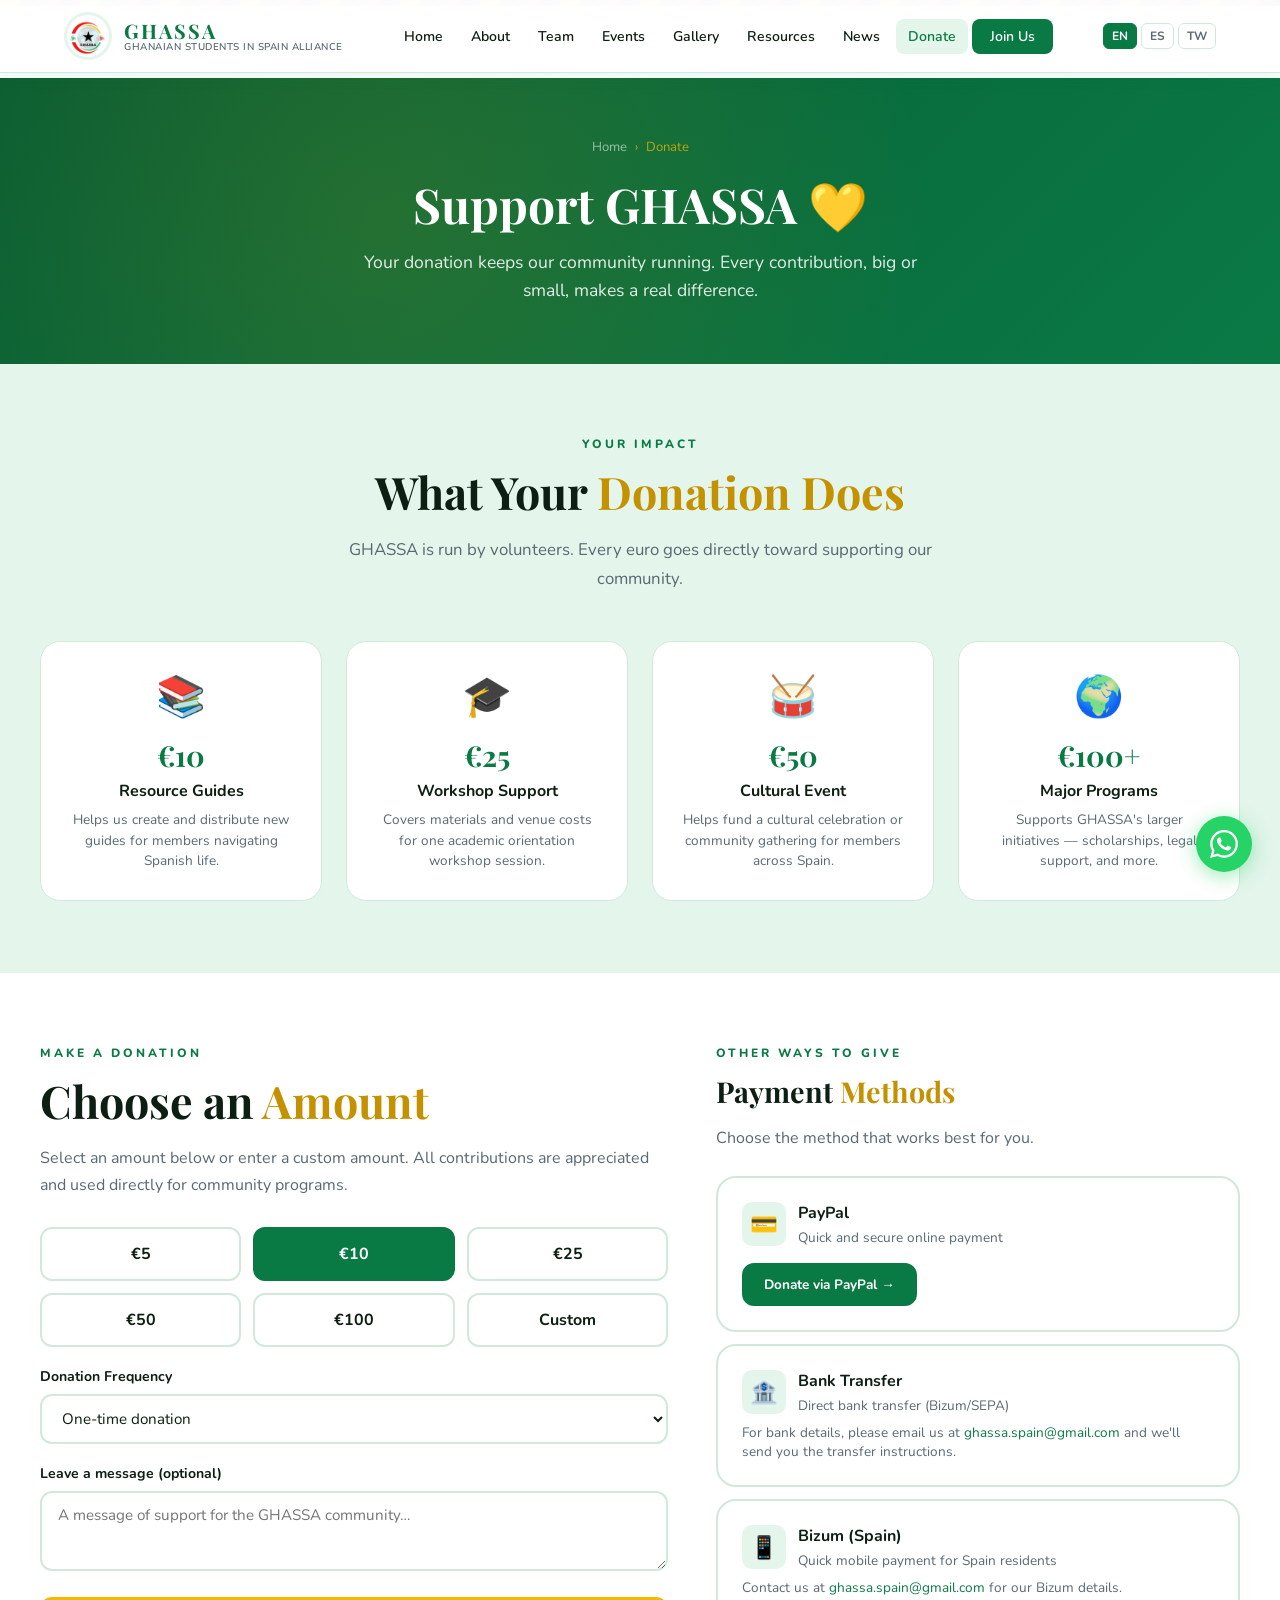
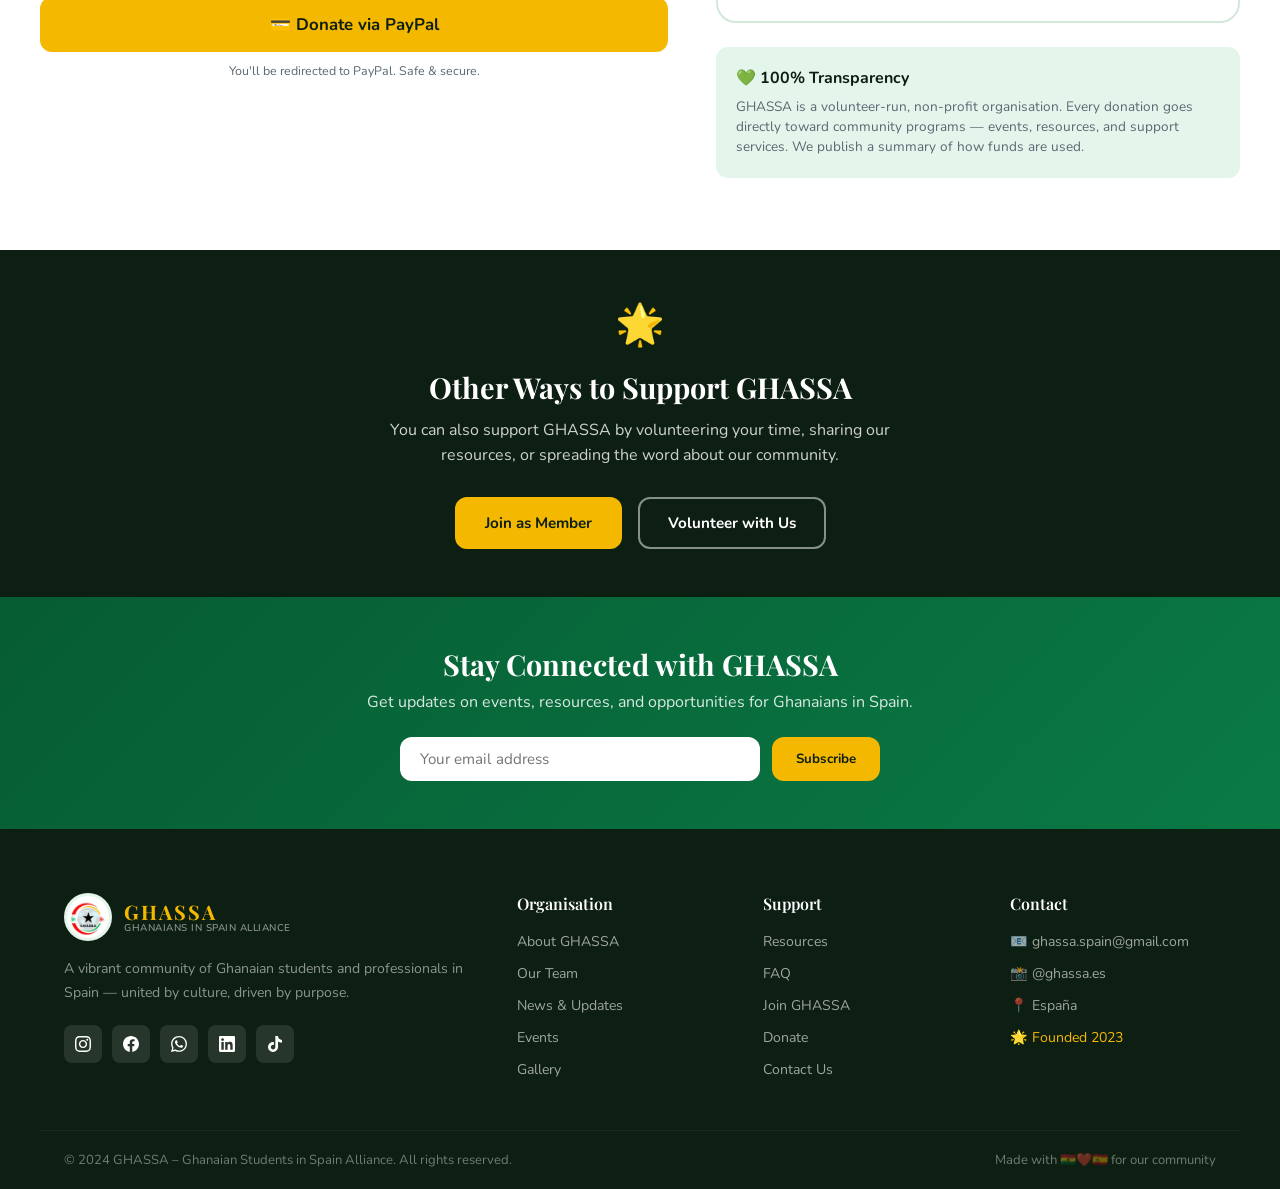
<file: donate.html>
<!DOCTYPE html>
<html lang="en">
<head>
  <meta charset="UTF-8">
  <meta name="viewport" content="width=device-width, initial-scale=1.0">
  <title>Donate – GHASSA</title>
  <link rel="stylesheet" href="ghassa.css">
  <style>
    .donate-grid {
      display: grid;
      grid-template-columns: 1.2fr 1fr;
      gap: 48px;
      align-items: start;
    }
    .amount-grid {
      display: grid;
      grid-template-columns: repeat(3, 1fr);
      gap: 12px;
      margin-bottom: 20px;
    }
    .amount-btn {
      padding: 14px;
      border: 2px solid var(--border);
      border-radius: var(--radius);
      background: white;
      font-family: var(--font-body);
      font-size: 1rem;
      font-weight: 700;
      cursor: pointer;
      color: var(--dark);
      transition: all .2s;
    }
    .amount-btn.selected, .amount-btn:hover {
      background: var(--green);
      border-color: var(--green);
      color: white;
    }
    .impact-card {
      background: white;
      border: 1px solid var(--border);
      border-radius: var(--radius-lg);
      padding: 28px;
      text-align: center;
      transition: all .25s;
    }
    .impact-card:hover { transform: translateY(-4px); box-shadow: var(--shadow); }
    .impact-icon { font-size: 2.5rem; margin-bottom: 12px; }
    .impact-amount {
      font-family: var(--font-head);
      font-size: 1.8rem;
      font-weight: 700;
      color: var(--green);
      margin-bottom: 6px;
    }
    .impact-card h4 { font-weight: 700; color: var(--dark); margin-bottom: 8px; }
    .impact-card p { font-size: 0.85rem; color: var(--gray); line-height: 1.5; }

    .donate-method {
      background: white;
      border: 2px solid var(--border);
      border-radius: var(--radius-lg);
      padding: 24px;
      transition: all .2s;
      cursor: pointer;
      margin-bottom: 12px;
    }
    .donate-method:hover { border-color: var(--green); }
    .donate-method h4 { font-weight: 700; color: var(--dark); margin-bottom: 4px; }
    .donate-method p { font-size: 0.85rem; color: var(--gray); }
    .donate-method-header {
      display: flex; align-items: center; gap: 12px; margin-bottom: 8px;
    }
    .method-icon {
      width: 44px; height: 44px; border-radius: 10px;
      background: var(--green-light); font-size: 1.4rem;
      display: flex; align-items: center; justify-content: center; flex-shrink: 0;
    }
    @media (max-width: 768px) {
      .donate-grid { grid-template-columns: 1fr; }
      .amount-grid { grid-template-columns: repeat(3, 1fr); }
    }
  </style>
</head>
<body>
<div class="page-wrap">
  <div class="page-hero">
    <div class="page-hero-content">
      <div class="breadcrumb">
        <a href="index.html">Home</a> <span>›</span> <span>Donate</span>
      </div>
      <h1>Support GHASSA 💛</h1>
      <p>Your donation keeps our community running. Every contribution, big or small, makes a real difference.</p>
    </div>
  </div>

  <!-- WHY DONATE -->
  <section class="section bg-green-light">
    <div class="container">
      <div class="section-header centered">
        <div class="section-label">Your Impact</div>
        <h2 class="section-title">What Your <span class="gold">Donation Does</span></h2>
        <p class="section-subtitle">GHASSA is run by volunteers. Every euro goes directly toward supporting our community.</p>
      </div>
      <div class="grid-4">
        <div class="impact-card fade-up-1">
          <div class="impact-icon">📚</div>
          <div class="impact-amount">€10</div>
          <h4>Resource Guides</h4>
          <p>Helps us create and distribute new guides for members navigating Spanish life.</p>
        </div>
        <div class="impact-card fade-up-2">
          <div class="impact-icon">🎓</div>
          <div class="impact-amount">€25</div>
          <h4>Workshop Support</h4>
          <p>Covers materials and venue costs for one academic orientation workshop session.</p>
        </div>
        <div class="impact-card fade-up-3">
          <div class="impact-icon">🥁</div>
          <div class="impact-amount">€50</div>
          <h4>Cultural Event</h4>
          <p>Helps fund a cultural celebration or community gathering for members across Spain.</p>
        </div>
        <div class="impact-card fade-up-4">
          <div class="impact-icon">🌍</div>
          <div class="impact-amount">€100+</div>
          <h4>Major Programs</h4>
          <p>Supports GHASSA's larger initiatives — scholarships, legal support, and more.</p>
        </div>
      </div>
    </div>
  </section>

  <!-- DONATE FORM -->
  <section class="section" style="background:white;">
    <div class="container">
      <div class="donate-grid">

        <!-- LEFT: CHOOSE AMOUNT -->
        <div>
          <div class="section-label">Make a Donation</div>
          <h2 class="section-title">Choose an <span class="gold">Amount</span></h2>
          <p style="color:var(--gray);line-height:1.7;margin-bottom:28px;">Select an amount below or enter a custom amount. All contributions are appreciated and used directly for community programs.</p>

          <div class="amount-grid">
            <button class="amount-btn" onclick="selectAmount(this, '5')">€5</button>
            <button class="amount-btn selected" onclick="selectAmount(this, '10')">€10</button>
            <button class="amount-btn" onclick="selectAmount(this, '25')">€25</button>
            <button class="amount-btn" onclick="selectAmount(this, '50')">€50</button>
            <button class="amount-btn" onclick="selectAmount(this, '100')">€100</button>
            <button class="amount-btn" onclick="selectAmount(this, 'custom')">Custom</button>
          </div>

          <div id="customAmountGroup" class="form-group" style="display:none;">
            <label class="form-label">Enter Custom Amount (€)</label>
            <input type="number" class="form-input" id="customAmount" placeholder="Enter amount…" min="1">
          </div>

          <div class="form-group">
            <label class="form-label">Donation Frequency</label>
            <select class="form-select">
              <option>One-time donation</option>
              <option>Monthly</option>
              <option>Quarterly</option>
            </select>
          </div>

          <div class="form-group">
            <label class="form-label">Leave a message (optional)</label>
            <textarea class="form-textarea" placeholder="A message of support for the GHASSA community…" style="min-height:80px;"></textarea>
          </div>

          <!-- PAYPAL BUTTON -->
          <div style="margin-top:8px;">
            <a href="https://www.paypal.com/donate?business=ghassa.spain@gmail.com&currency_code=EUR" target="_blank" class="btn btn-primary" style="width:100%;justify-content:center;font-size:1.05rem;">
              💳 Donate via PayPal
            </a>
            <p style="font-size:0.78rem;color:var(--gray);text-align:center;margin-top:10px;">You'll be redirected to PayPal. Safe & secure.</p>
          </div>
        </div>

        <!-- RIGHT: METHODS -->
        <div>
          <div class="section-label">Other Ways to Give</div>
          <h2 class="section-title" style="font-size:1.8rem;">Payment <span class="gold">Methods</span></h2>
          <p style="color:var(--gray);line-height:1.7;margin-bottom:24px;">Choose the method that works best for you.</p>

          <div class="donate-method">
            <div class="donate-method-header">
              <div class="method-icon">💳</div>
              <div>
                <h4>PayPal</h4>
                <p>Quick and secure online payment</p>
              </div>
            </div>
            <a href="https://www.paypal.com/donate?business=ghassa.spain@gmail.com&currency_code=EUR" target="_blank" class="btn btn-green" style="font-size:0.85rem;padding:10px 20px;margin-top:8px;">Donate via PayPal →</a>
          </div>

          <div class="donate-method">
            <div class="donate-method-header">
              <div class="method-icon">🏦</div>
              <div>
                <h4>Bank Transfer</h4>
                <p>Direct bank transfer (Bizum/SEPA)</p>
              </div>
            </div>
            <p style="font-size:0.85rem;color:var(--gray);margin-top:8px;">For bank details, please email us at <a href="mailto:ghassa.spain@gmail.com">ghassa.spain@gmail.com</a> and we'll send you the transfer instructions.</p>
          </div>

          <div class="donate-method">
            <div class="donate-method-header">
              <div class="method-icon">📱</div>
              <div>
                <h4>Bizum (Spain)</h4>
                <p>Quick mobile payment for Spain residents</p>
              </div>
            </div>
            <p style="font-size:0.85rem;color:var(--gray);margin-top:8px;">Contact us at <a href="mailto:ghassa.spain@gmail.com">ghassa.spain@gmail.com</a> for our Bizum details.</p>
          </div>

          <!-- TRANSPARENCY -->
          <div style="margin-top:24px;background:var(--green-light);border-radius:var(--radius);padding:20px;">
            <h4 style="font-weight:700;color:var(--dark);margin-bottom:8px;">💚 100% Transparency</h4>
            <p style="font-size:0.85rem;color:var(--gray);line-height:1.5;">GHASSA is a volunteer-run, non-profit organisation. Every donation goes directly toward community programs — events, resources, and support services. We publish a summary of how funds are used.</p>
          </div>
        </div>

      </div>
    </div>
  </section>

  <!-- RECURRING SUPPORT CTA -->
  <section class="section-sm" style="background:var(--dark);">
    <div class="container" style="text-align:center;color:white;">
      <span style="font-size:2.5rem;">🌟</span>
      <h3 style="font-family:var(--font-head);font-size:1.8rem;margin:16px 0 12px;">Other Ways to Support GHASSA</h3>
      <p style="opacity:0.8;max-width:560px;margin:0 auto 28px;line-height:1.6;">You can also support GHASSA by volunteering your time, sharing our resources, or spreading the word about our community.</p>
      <div style="display:flex;gap:16px;justify-content:center;flex-wrap:wrap;">
        <a href="membership.html" class="btn btn-primary">Join as Member</a>
        <a href="contact.html" class="btn btn-outline">Volunteer with Us</a>
      </div>
    </div>
  </section>
</div>
<script src="ghassa-components.js"></script>
<script>
  function selectAmount(btn, amount) {
    document.querySelectorAll('.amount-btn').forEach(b => b.classList.remove('selected'));
    btn.classList.add('selected');
    document.getElementById('customAmountGroup').style.display = amount === 'custom' ? 'block' : 'none';
  }
</script>
</body>
</html>
</file>
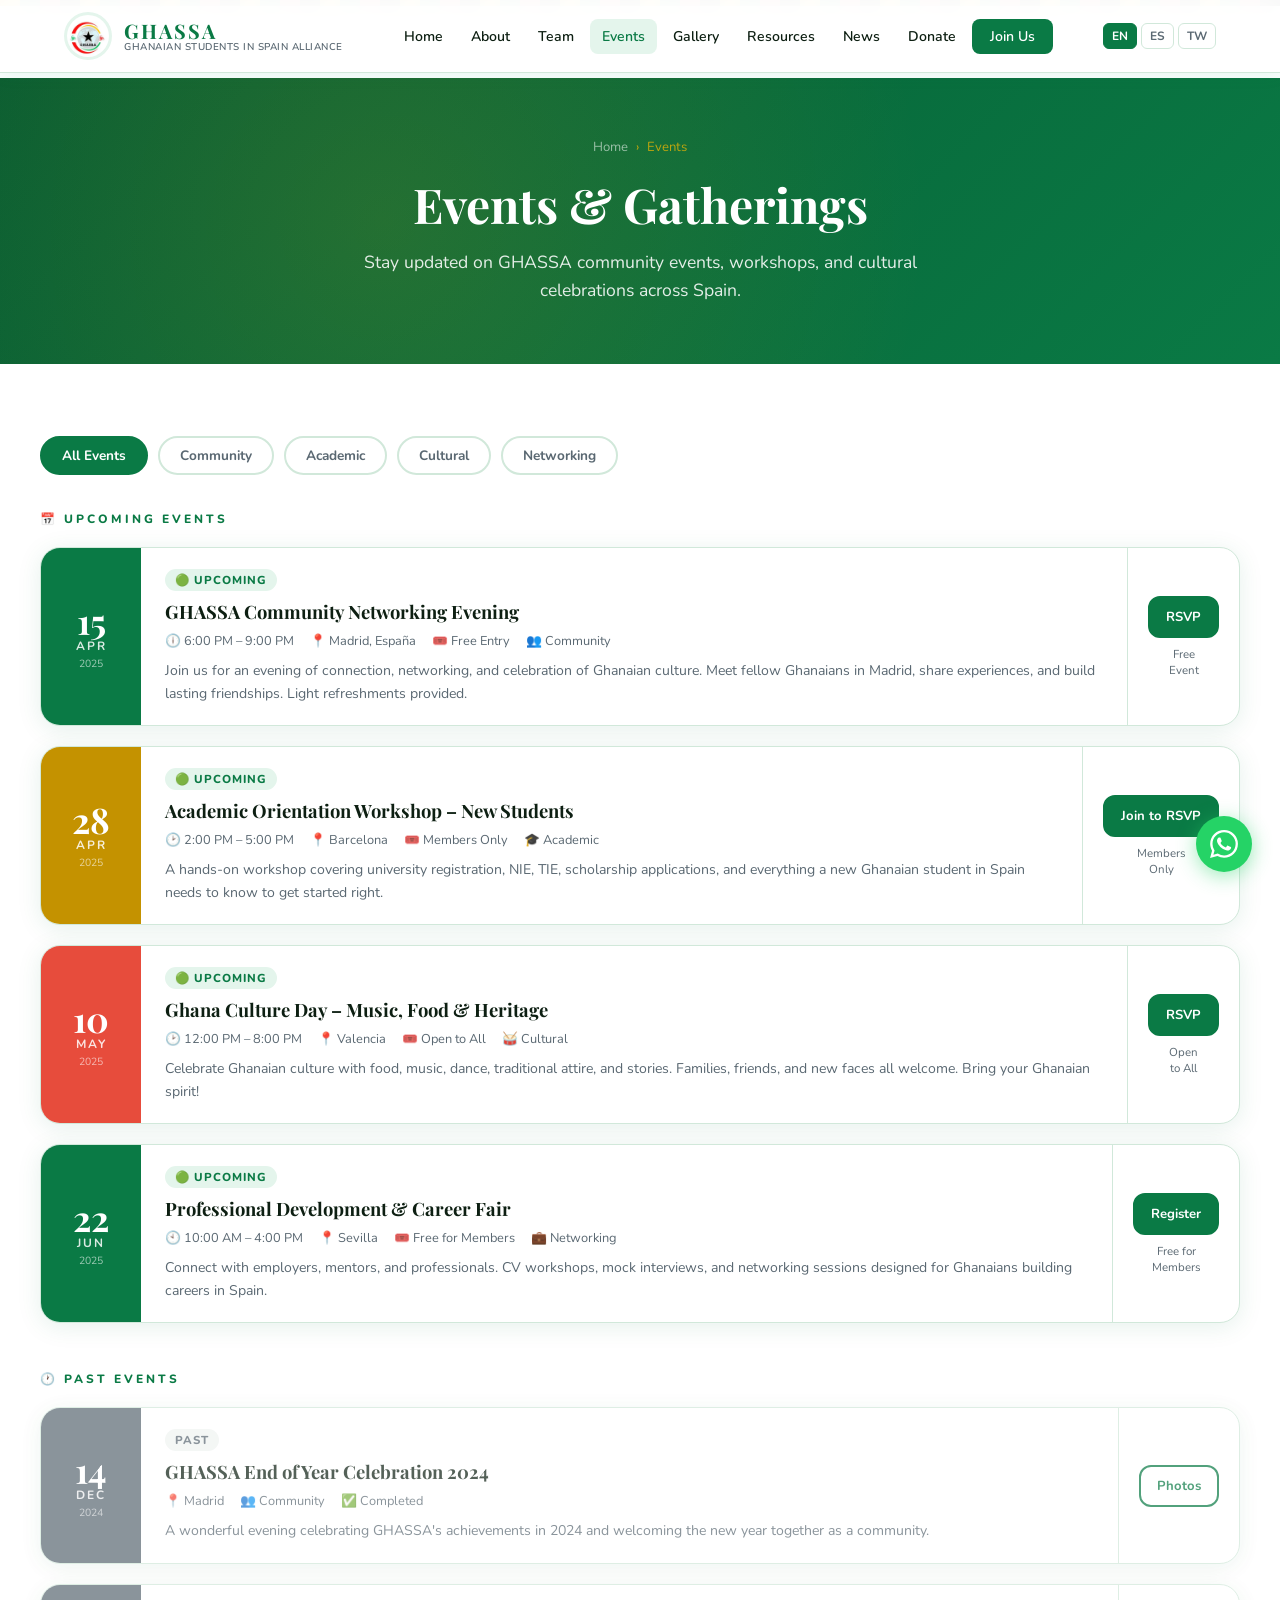
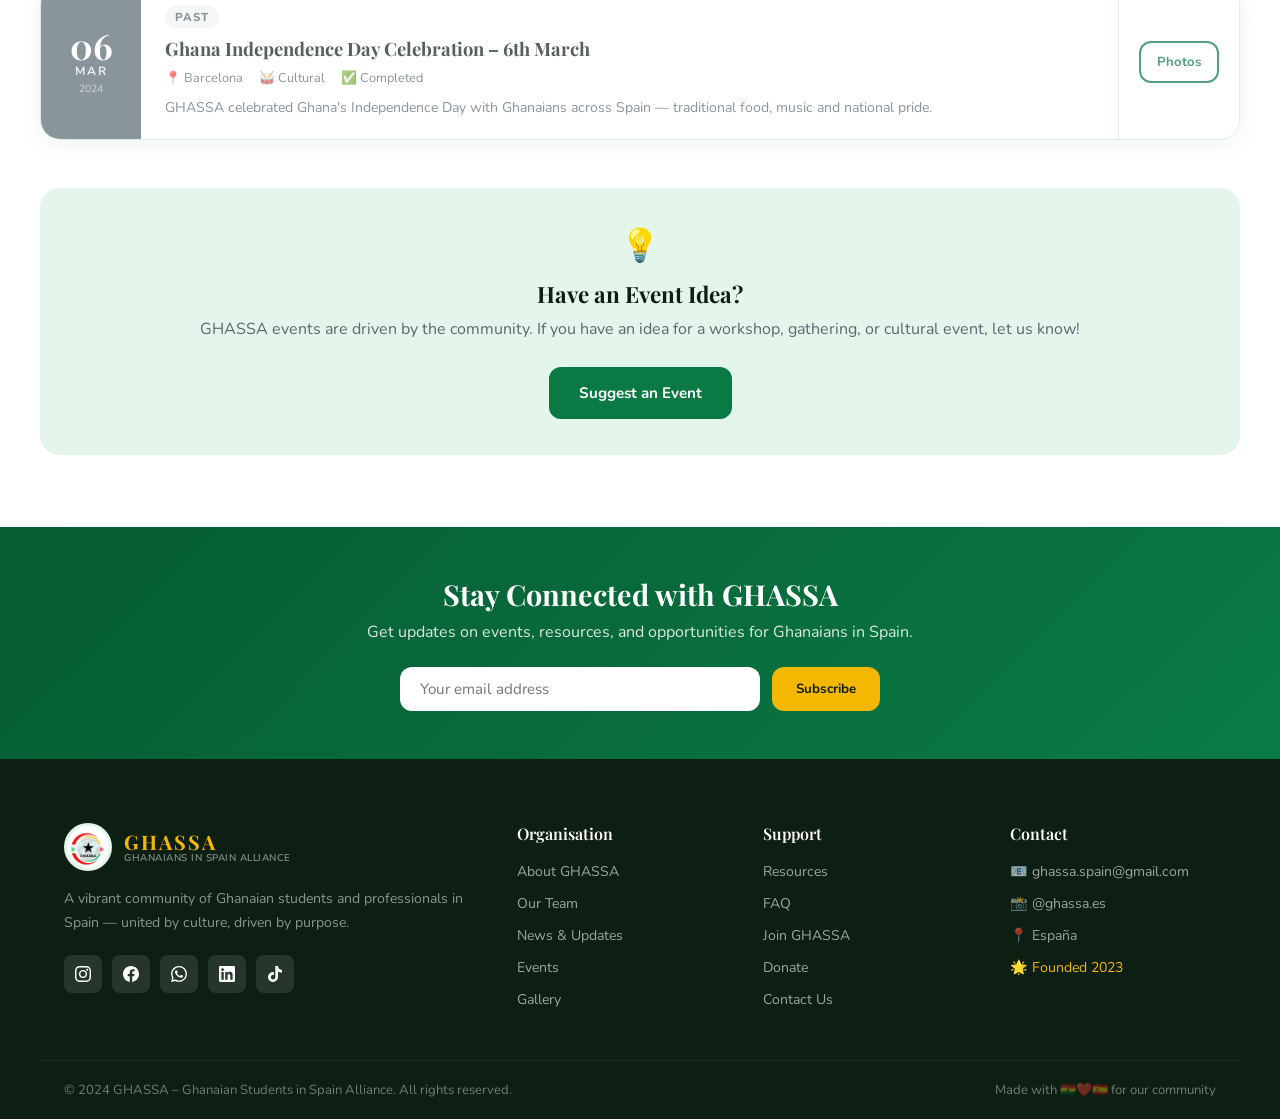
<file: events.html>
<!DOCTYPE html>
<html lang="en">
<head>
  <meta charset="UTF-8">
  <meta name="viewport" content="width=device-width, initial-scale=1.0">
  <title>Events – GHASSA</title>
  <link rel="stylesheet" href="ghassa.css">
  <style>
    .filter-bar {
      display: flex;
      gap: 10px;
      flex-wrap: wrap;
      margin-bottom: 36px;
    }
    .filter-btn {
      padding: 8px 20px;
      border-radius: 50px;
      font-size: 0.85rem;
      font-weight: 700;
      cursor: pointer;
      border: 2px solid var(--border);
      background: white;
      color: var(--gray);
      font-family: var(--font-body);
      transition: all .2s;
    }
    .filter-btn.active, .filter-btn:hover {
      background: var(--green);
      color: white;
      border-color: var(--green);
    }
    .events-list { display: grid; gap: 20px; }
    .event-card-full {
      background: white;
      border-radius: var(--radius-lg);
      overflow: hidden;
      border: 1px solid var(--border);
      box-shadow: var(--shadow);
      display: grid;
      grid-template-columns: 100px 1fr auto;
      transition: transform .2s, box-shadow .2s;
    }
    .event-card-full:hover {
      transform: translateY(-3px);
      box-shadow: var(--shadow-lg);
    }
    .ecf-date {
      background: var(--green);
      color: white;
      display: flex;
      flex-direction: column;
      align-items: center;
      justify-content: center;
      padding: 20px 12px;
    }
    .ecf-date .day { font-family: var(--font-head); font-size: 2.2rem; font-weight: 700; line-height: 1; }
    .ecf-date .month { font-size: 0.75rem; font-weight: 700; letter-spacing: 2px; text-transform: uppercase; opacity: 0.85; }
    .ecf-date .year { font-size: 0.65rem; opacity: 0.6; margin-top: 2px; }
    .ecf-body { padding: 20px 24px; }
    .ecf-body h3 { font-family: var(--font-head); font-size: 1.15rem; font-weight: 700; color: var(--dark); margin-bottom: 8px; }
    .ecf-meta { display: flex; gap: 16px; flex-wrap: wrap; font-size: 0.8rem; color: var(--gray); margin-bottom: 10px; }
    .ecf-meta span { display: flex; align-items: center; gap: 4px; }
    .ecf-body p { font-size: 0.88rem; color: var(--gray); line-height: 1.6; }
    .ecf-action {
      padding: 20px 20px;
      display: flex;
      flex-direction: column;
      align-items: center;
      justify-content: center;
      gap: 8px;
      border-left: 1px solid var(--border);
    }
    .past-section { opacity: 0.7; }
    .past-label {
      display: inline-block;
      background: var(--light-gray);
      color: var(--gray);
      font-size: 0.72rem;
      font-weight: 800;
      padding: 3px 10px;
      border-radius: 50px;
      letter-spacing: 1px;
      text-transform: uppercase;
      margin-bottom: 8px;
    }
    .upcoming-label {
      display: inline-block;
      background: var(--green-light);
      color: var(--green);
      font-size: 0.72rem;
      font-weight: 800;
      padding: 3px 10px;
      border-radius: 50px;
      letter-spacing: 1px;
      text-transform: uppercase;
      margin-bottom: 8px;
    }
    .gold-date { background: var(--gold-dark) !important; }
    .red-date { background: #e74c3c !important; }

    @media (max-width: 640px) {
      .event-card-full { grid-template-columns: 80px 1fr; }
      .ecf-action { display: none; }
    }
  </style>
</head>
<body>
<div class="page-wrap">
  <div class="page-hero">
    <div class="page-hero-content">
      <div class="breadcrumb">
        <a href="index.html">Home</a> <span>›</span> <span>Events</span>
      </div>
      <h1>Events & Gatherings</h1>
      <p>Stay updated on GHASSA community events, workshops, and cultural celebrations across Spain.</p>
    </div>
  </div>

  <section class="section" style="background:white;">
    <div class="container">

      <!-- FILTER BAR -->
      <div class="filter-bar">
        <button class="filter-btn active">All Events</button>
        <button class="filter-btn">Community</button>
        <button class="filter-btn">Academic</button>
        <button class="filter-btn">Cultural</button>
        <button class="filter-btn">Networking</button>
      </div>

      <!-- UPCOMING EVENTS -->
      <div class="section-label" style="margin-bottom:20px;">📅 Upcoming Events</div>
      <div class="events-list" style="margin-bottom:48px;">

        <div class="event-card-full">
          <div class="ecf-date">
            <span class="day">15</span>
            <span class="month">Apr</span>
            <span class="year">2025</span>
          </div>
          <div class="ecf-body">
            <span class="upcoming-label">🟢 Upcoming</span>
            <h3>GHASSA Community Networking Evening</h3>
            <div class="ecf-meta">
              <span>🕕 6:00 PM – 9:00 PM</span>
              <span>📍 Madrid, España</span>
              <span>🎟️ Free Entry</span>
              <span>👥 Community</span>
            </div>
            <p>Join us for an evening of connection, networking, and celebration of Ghanaian culture. Meet fellow Ghanaians in Madrid, share experiences, and build lasting friendships. Light refreshments provided.</p>
          </div>
          <div class="ecf-action">
            <a href="contact.html" class="btn btn-green" style="font-size:0.82rem;padding:10px 16px;">RSVP</a>
            <span style="font-size:0.72rem;color:var(--gray);text-align:center;">Free<br>Event</span>
          </div>
        </div>

        <div class="event-card-full">
          <div class="ecf-date gold-date">
            <span class="day">28</span>
            <span class="month">Apr</span>
            <span class="year">2025</span>
          </div>
          <div class="ecf-body">
            <span class="upcoming-label">🟢 Upcoming</span>
            <h3>Academic Orientation Workshop – New Students</h3>
            <div class="ecf-meta">
              <span>🕑 2:00 PM – 5:00 PM</span>
              <span>📍 Barcelona</span>
              <span>🎟️ Members Only</span>
              <span>🎓 Academic</span>
            </div>
            <p>A hands-on workshop covering university registration, NIE, TIE, scholarship applications, and everything a new Ghanaian student in Spain needs to know to get started right.</p>
          </div>
          <div class="ecf-action">
            <a href="membership.html" class="btn btn-green" style="font-size:0.82rem;padding:10px 16px;">Join to RSVP</a>
            <span style="font-size:0.72rem;color:var(--gray);text-align:center;">Members<br>Only</span>
          </div>
        </div>

        <div class="event-card-full">
          <div class="ecf-date red-date">
            <span class="day">10</span>
            <span class="month">May</span>
            <span class="year">2025</span>
          </div>
          <div class="ecf-body">
            <span class="upcoming-label">🟢 Upcoming</span>
            <h3>Ghana Culture Day – Music, Food & Heritage</h3>
            <div class="ecf-meta">
              <span>🕑 12:00 PM – 8:00 PM</span>
              <span>📍 Valencia</span>
              <span>🎟️ Open to All</span>
              <span>🥁 Cultural</span>
            </div>
            <p>Celebrate Ghanaian culture with food, music, dance, traditional attire, and stories. Families, friends, and new faces all welcome. Bring your Ghanaian spirit!</p>
          </div>
          <div class="ecf-action">
            <a href="contact.html" class="btn btn-green" style="font-size:0.82rem;padding:10px 16px;">RSVP</a>
            <span style="font-size:0.72rem;color:var(--gray);text-align:center;">Open<br>to All</span>
          </div>
        </div>

        <div class="event-card-full">
          <div class="ecf-date">
            <span class="day">22</span>
            <span class="month">Jun</span>
            <span class="year">2025</span>
          </div>
          <div class="ecf-body">
            <span class="upcoming-label">🟢 Upcoming</span>
            <h3>Professional Development & Career Fair</h3>
            <div class="ecf-meta">
              <span>🕙 10:00 AM – 4:00 PM</span>
              <span>📍 Sevilla</span>
              <span>🎟️ Free for Members</span>
              <span>💼 Networking</span>
            </div>
            <p>Connect with employers, mentors, and professionals. CV workshops, mock interviews, and networking sessions designed for Ghanaians building careers in Spain.</p>
          </div>
          <div class="ecf-action">
            <a href="contact.html" class="btn btn-green" style="font-size:0.82rem;padding:10px 16px;">Register</a>
            <span style="font-size:0.72rem;color:var(--gray);text-align:center;">Free for<br>Members</span>
          </div>
        </div>

      </div>

      <!-- PAST EVENTS -->
      <div class="section-label" style="margin-bottom:20px;">🕐 Past Events</div>
      <div class="events-list past-section">

        <div class="event-card-full">
          <div class="ecf-date" style="background:var(--gray);">
            <span class="day">14</span>
            <span class="month">Dec</span>
            <span class="year">2024</span>
          </div>
          <div class="ecf-body">
            <span class="past-label">Past</span>
            <h3>GHASSA End of Year Celebration 2024</h3>
            <div class="ecf-meta">
              <span>📍 Madrid</span>
              <span>👥 Community</span>
              <span>✅ Completed</span>
            </div>
            <p>A wonderful evening celebrating GHASSA's achievements in 2024 and welcoming the new year together as a community.</p>
          </div>
          <div class="ecf-action">
            <a href="gallery.html" class="btn btn-ghost" style="font-size:0.82rem;padding:10px 16px;">Photos</a>
          </div>
        </div>

        <div class="event-card-full">
          <div class="ecf-date" style="background:var(--gray);">
            <span class="day">06</span>
            <span class="month">Mar</span>
            <span class="year">2024</span>
          </div>
          <div class="ecf-body">
            <span class="past-label">Past</span>
            <h3>Ghana Independence Day Celebration – 6th March</h3>
            <div class="ecf-meta">
              <span>📍 Barcelona</span>
              <span>🥁 Cultural</span>
              <span>✅ Completed</span>
            </div>
            <p>GHASSA celebrated Ghana's Independence Day with Ghanaians across Spain — traditional food, music and national pride.</p>
          </div>
          <div class="ecf-action">
            <a href="gallery.html" class="btn btn-ghost" style="font-size:0.82rem;padding:10px 16px;">Photos</a>
          </div>
        </div>

      </div>

      <!-- SUGGEST AN EVENT -->
      <div style="margin-top:48px;background:var(--green-light);border-radius:var(--radius-lg);padding:36px;text-align:center;">
        <span style="font-size:2rem;">💡</span>
        <h3 style="font-family:var(--font-head);font-size:1.4rem;color:var(--dark);margin:12px 0 8px;">Have an Event Idea?</h3>
        <p style="color:var(--gray);margin-bottom:24px;line-height:1.6;">GHASSA events are driven by the community. If you have an idea for a workshop, gathering, or cultural event, let us know!</p>
        <a href="contact.html" class="btn btn-green">Suggest an Event</a>
      </div>

    </div>
  </section>
</div>
<script src="ghassa-components.js"></script>
<script>
  document.querySelectorAll('.filter-btn').forEach(btn => {
    btn.addEventListener('click', function() {
      document.querySelectorAll('.filter-btn').forEach(b => b.classList.remove('active'));
      this.classList.add('active');
    });
  });
</script>
</body>
</html>
</file>
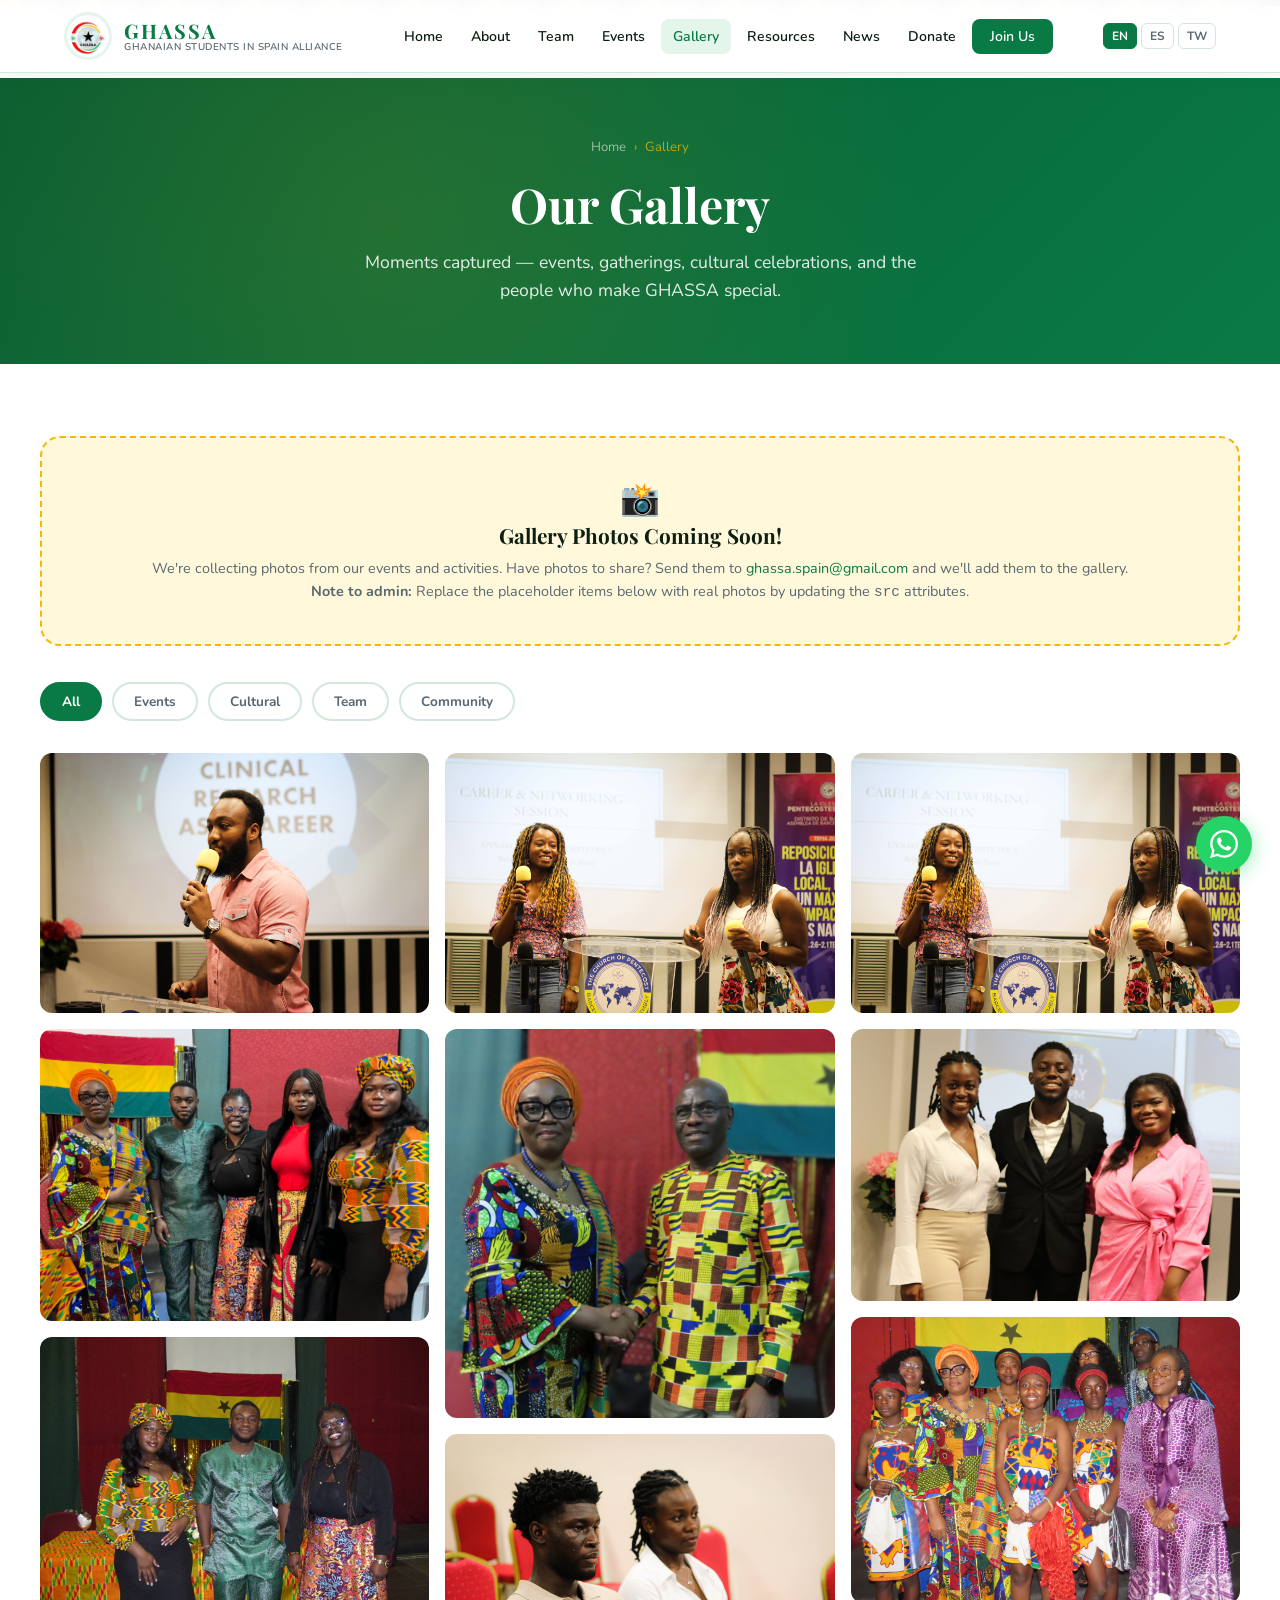
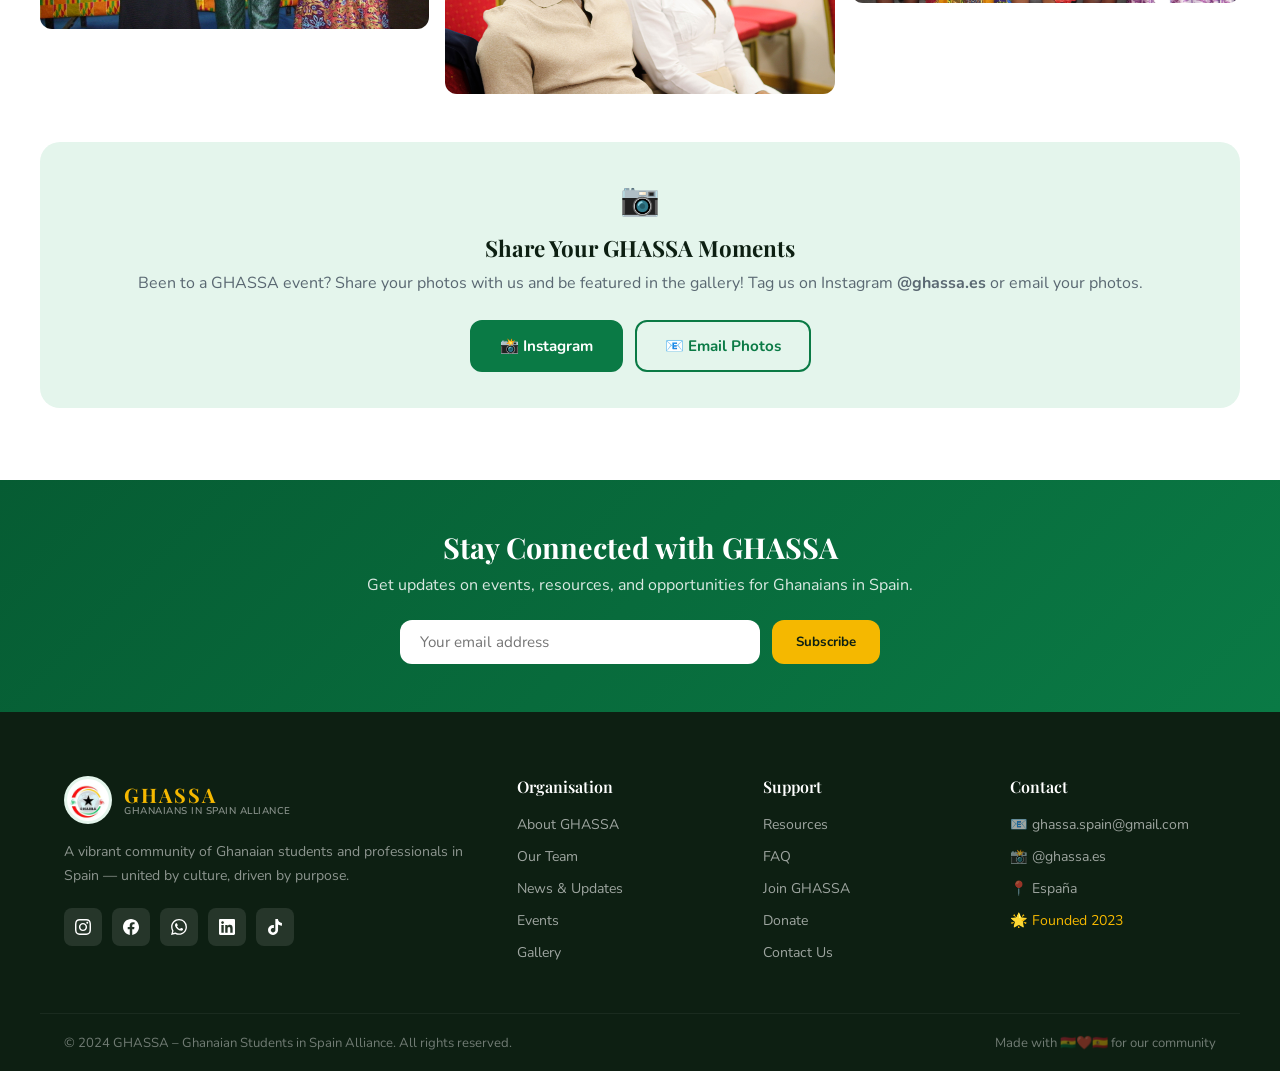
<file: gallery.html>
<!DOCTYPE html>
<html lang="en">
<head>
  <meta charset="UTF-8">
  <meta name="viewport" content="width=device-width, initial-scale=1.0">
  <title>Gallery – GHASSA</title>
  <link rel="stylesheet" href="ghassa.css">
  <style>
    .gallery-tabs {
      display: flex; gap: 10px; flex-wrap: wrap; margin-bottom: 32px;
    }
    .gallery-tab {
      padding: 8px 20px; border-radius: 50px;
      font-weight: 700; font-size: 0.85rem; cursor: pointer;
      border: 2px solid var(--border); background: white;
      color: var(--gray); font-family: var(--font-body); transition: all .2s;
    }
    .gallery-tab.active, .gallery-tab:hover {
      background: var(--green); color: white; border-color: var(--green);
    }
    .masonry {
      columns: 3;
      column-gap: 16px;
    }
    .masonry-item {
      break-inside: avoid;
      margin-bottom: 16px;
      border-radius: var(--radius);
      overflow: hidden;
      position: relative;
      cursor: pointer;
      background: var(--green-light);
    }
    .masonry-item img {
      width: 100%; display: block;
      transition: transform .4s;
    }
    .masonry-item:hover img { transform: scale(1.06); }
    .masonry-placeholder {
      width: 100%;
      background: linear-gradient(135deg, var(--green-light), var(--gold-light));
      display: flex;
      align-items: center;
      justify-content: center;
      flex-direction: column;
      gap: 8px;
      color: var(--green);
      font-size: 2.5rem;
      padding: 40px 20px;
    }
    .masonry-placeholder span {
      font-size: 0.75rem;
      font-weight: 700;
      color: var(--gray);
      text-align: center;
    }
    .masonry-overlay {
      position: absolute; inset: 0;
      background: linear-gradient(to top, rgba(6,92,51,0.65) 0%, transparent 55%);
      opacity: 0; transition: opacity .3s;
      display: flex; align-items: flex-end;
      padding: 16px; color: white;
    }
    .masonry-overlay p { font-size: 0.85rem; font-weight: 600; line-height: 1.3; }
    .masonry-item:hover .masonry-overlay { opacity: 1; }

    /* Lightbox */
    .lightbox {
      display: none;
      position: fixed; inset: 0;
      background: rgba(0,0,0,0.92);
      z-index: 2000;
      align-items: center;
      justify-content: center;
      padding: 24px;
    }
    .lightbox.open { display: flex; }
    .lightbox-inner {
      max-width: 800px; width: 100%;
      position: relative;
    }
    .lightbox-close {
      position: absolute;
      top: -40px; right: 0;
      background: none; border: none;
      color: white; font-size: 1.5rem;
      cursor: pointer;
    }
    .lightbox-img {
      width: 100%; border-radius: var(--radius);
      min-height: 200px;
      background: var(--dark-mid);
      display: flex;
      align-items: center;
      justify-content: center;
      font-size: 4rem;
    }
    .lightbox-caption {
      color: rgba(255,255,255,0.8);
      text-align: center;
      margin-top: 12px;
      font-size: 0.9rem;
    }

    .upload-notice {
      background: var(--gold-light);
      border: 2px dashed var(--gold);
      border-radius: var(--radius-lg);
      padding: 40px;
      text-align: center;
      margin-bottom: 36px;
    }
    .upload-notice h3 {
      font-family: var(--font-head);
      font-size: 1.3rem;
      color: var(--dark);
      margin-bottom: 8px;
    }
    .upload-notice p { color: var(--gray); font-size: 0.9rem; line-height: 1.6; }

    @media (max-width: 768px) { .masonry { columns: 2; } }
    @media (max-width: 480px) { .masonry { columns: 1; } }
  </style>
</head>
<body>
<div class="page-wrap">
  <div class="page-hero">
    <div class="page-hero-content">
      <div class="breadcrumb">
        <a href="index.html">Home</a> <span>›</span> <span>Gallery</span>
      </div>
      <h1>Our Gallery</h1>
      <p>Moments captured — events, gatherings, cultural celebrations, and the people who make GHASSA special.</p>
    </div>
  </div>

  <section class="section" style="background:white;">
    <div class="container">

      <!-- UPLOAD NOTICE -->
      <div class="upload-notice">
        <span style="font-size:2rem;">📸</span>
        <h3>Gallery Photos Coming Soon!</h3>
        <p>We're collecting photos from our events and activities. Have photos to share? Send them to <a href="mailto:ghassa.spain@gmail.com">ghassa.spain@gmail.com</a> and we'll add them to the gallery.<br>
        <strong>Note to admin:</strong> Replace the placeholder items below with real photos by updating the <code>src</code> attributes.</p>
      </div>

      <!-- TABS -->
      <div class="gallery-tabs">
        <button class="gallery-tab active" onclick="filterGallery('all', this)">All</button>
        <button class="gallery-tab" onclick="filterGallery('events', this)">Events</button>
        <button class="gallery-tab" onclick="filterGallery('cultural', this)">Cultural</button>
        <button class="gallery-tab" onclick="filterGallery('team', this)">Team</button>
        <button class="gallery-tab" onclick="filterGallery('community', this)">Community</button>
      </div>

      <!-- MASONRY GRID -->
      <div class="masonry" id="galleryGrid">

        <div class="masonry-item" data-cat="events">
          <img src="networking-event.jpg" alt="GHASSA Networking Evening">
          <div class="masonry-overlay"><p>GHASSA Networking Evening 2024</p></div>
        </div>
        <div class="masonry-item" data-cat="cultural">
          <img src="ghana-day.jpg" alt="Ghana Independence Day">
          <div class="masonry-overlay"><p>Ghana Independence Day Celebration</p></div>
        </div>
        <div class="masonry-item" data-cat="team">
          <img src="culture-day.jpg" alt="GHASSA Executive Team">
          <div class="masonry-overlay"><p>GHASSA Executive Team 2024</p></div>
        </div>
        <div class="masonry-item" data-cat="community">
          <img src="members-together.jpg" alt="Community Gathering">
          <div class="masonry-overlay"><p>Community Gathering – Madrid</p></div>
        </div>
        <div class="masonry-item" data-cat="cultural">
          <img src="cultural.jpg" alt="Ghanaian Cultural Day">
          <div class="masonry-overlay"><p>Ghanaian Cultural Day</p></div>
        </div>
        <div class="masonry-item" data-cat="events">
          <img src="academic.jpg" alt="Academic Orientation">
          <div class="masonry-overlay"><p>Academic Orientation Workshop</p></div>
        </div>
        <div class="masonry-item" data-cat="community">
          <img src="members-together.jpg" alt="GHASSA Members">
          <div class="masonry-overlay"><p>GHASSA Members – Barcelona</p></div>
        </div>
        <div class="masonry-item" data-cat="events">
          <img src="party.jpg" alt="End of Year">
          <div class="masonry-overlay"><p>End of Year Celebration 2024</p></div>
        </div>
        <div class="masonry-item" data-cat="team">
          <img src="president-address.jpg" alt="President's Address">
          <div class="masonry-overlay"><p>President's Address – GHASSA Annual Meeting</p></div>
        </div>

      </div>

      <!-- SHARE PHOTOS CTA -->
      <div style="margin-top:48px;background:var(--green-light);border-radius:var(--radius-lg);padding:36px;text-align:center;">
        <span style="font-size:2rem;">📷</span>
        <h3 style="font-family:var(--font-head);font-size:1.4rem;color:var(--dark);margin:12px 0 8px;">Share Your GHASSA Moments</h3>
        <p style="color:var(--gray);line-height:1.6;margin-bottom:24px;">Been to a GHASSA event? Share your photos with us and be featured in the gallery! Tag us on Instagram <strong>@ghassa.es</strong> or email your photos.</p>
        <div style="display:flex;gap:12px;justify-content:center;flex-wrap:wrap;">
          <a href="https://www.instagram.com/ghassa.es/" target="_blank" class="btn btn-green">📸 Instagram</a>
          <a href="mailto:ghassa.spain@gmail.com" class="btn btn-ghost">📧 Email Photos</a>
        </div>
      </div>

    </div>
  </section>
</div>

<!-- LIGHTBOX -->
<div class="lightbox" id="lightbox" onclick="closeLightbox(event)">
  <div class="lightbox-inner">
    <button class="lightbox-close" onclick="document.getElementById('lightbox').classList.remove('open')">✕</button>
    <div class="lightbox-img" id="lightboxContent">🖼️</div>
    <p class="lightbox-caption" id="lightboxCaption"></p>
  </div>
</div>

<script src="ghassa-components.js"></script>
<script>
  function filterGallery(cat, btn) {
    document.querySelectorAll('.gallery-tab').forEach(t => t.classList.remove('active'));
    btn.classList.add('active');
    document.querySelectorAll('.masonry-item').forEach(item => {
      if (cat === 'all' || item.dataset.cat === cat) {
        item.style.display = 'block';
      } else {
        item.style.display = 'none';
      }
    });
  }

  document.querySelectorAll('.masonry-item').forEach(item => {
    item.addEventListener('click', () => {
      const caption = item.querySelector('.masonry-overlay p')?.textContent || '';
      document.getElementById('lightboxCaption').textContent = caption;
      document.getElementById('lightbox').classList.add('open');
    });
  });

  function closeLightbox(e) {
    if (e.target.id === 'lightbox') {
      document.getElementById('lightbox').classList.remove('open');
    }
  }

  document.addEventListener('keydown', e => {
    if (e.key === 'Escape') document.getElementById('lightbox').classList.remove('open');
  });
</script>
</body>
</html>
</file>
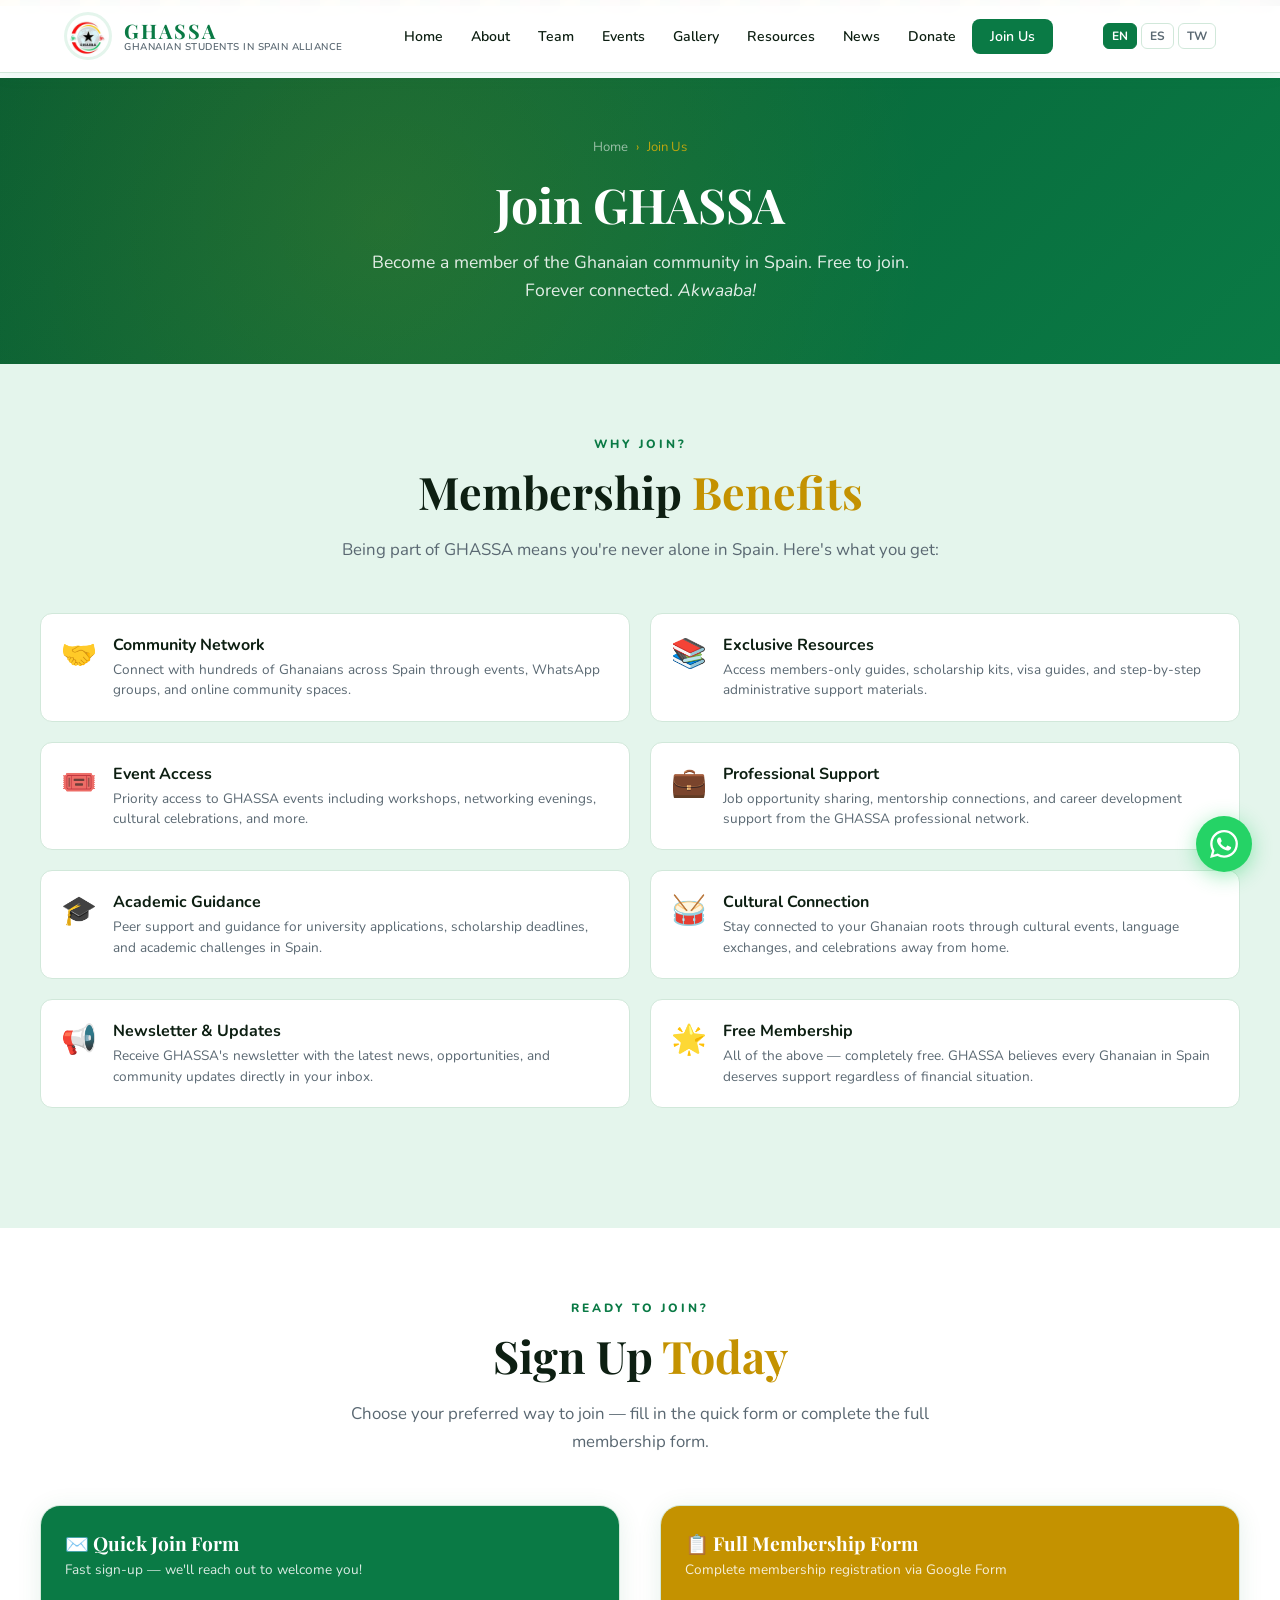
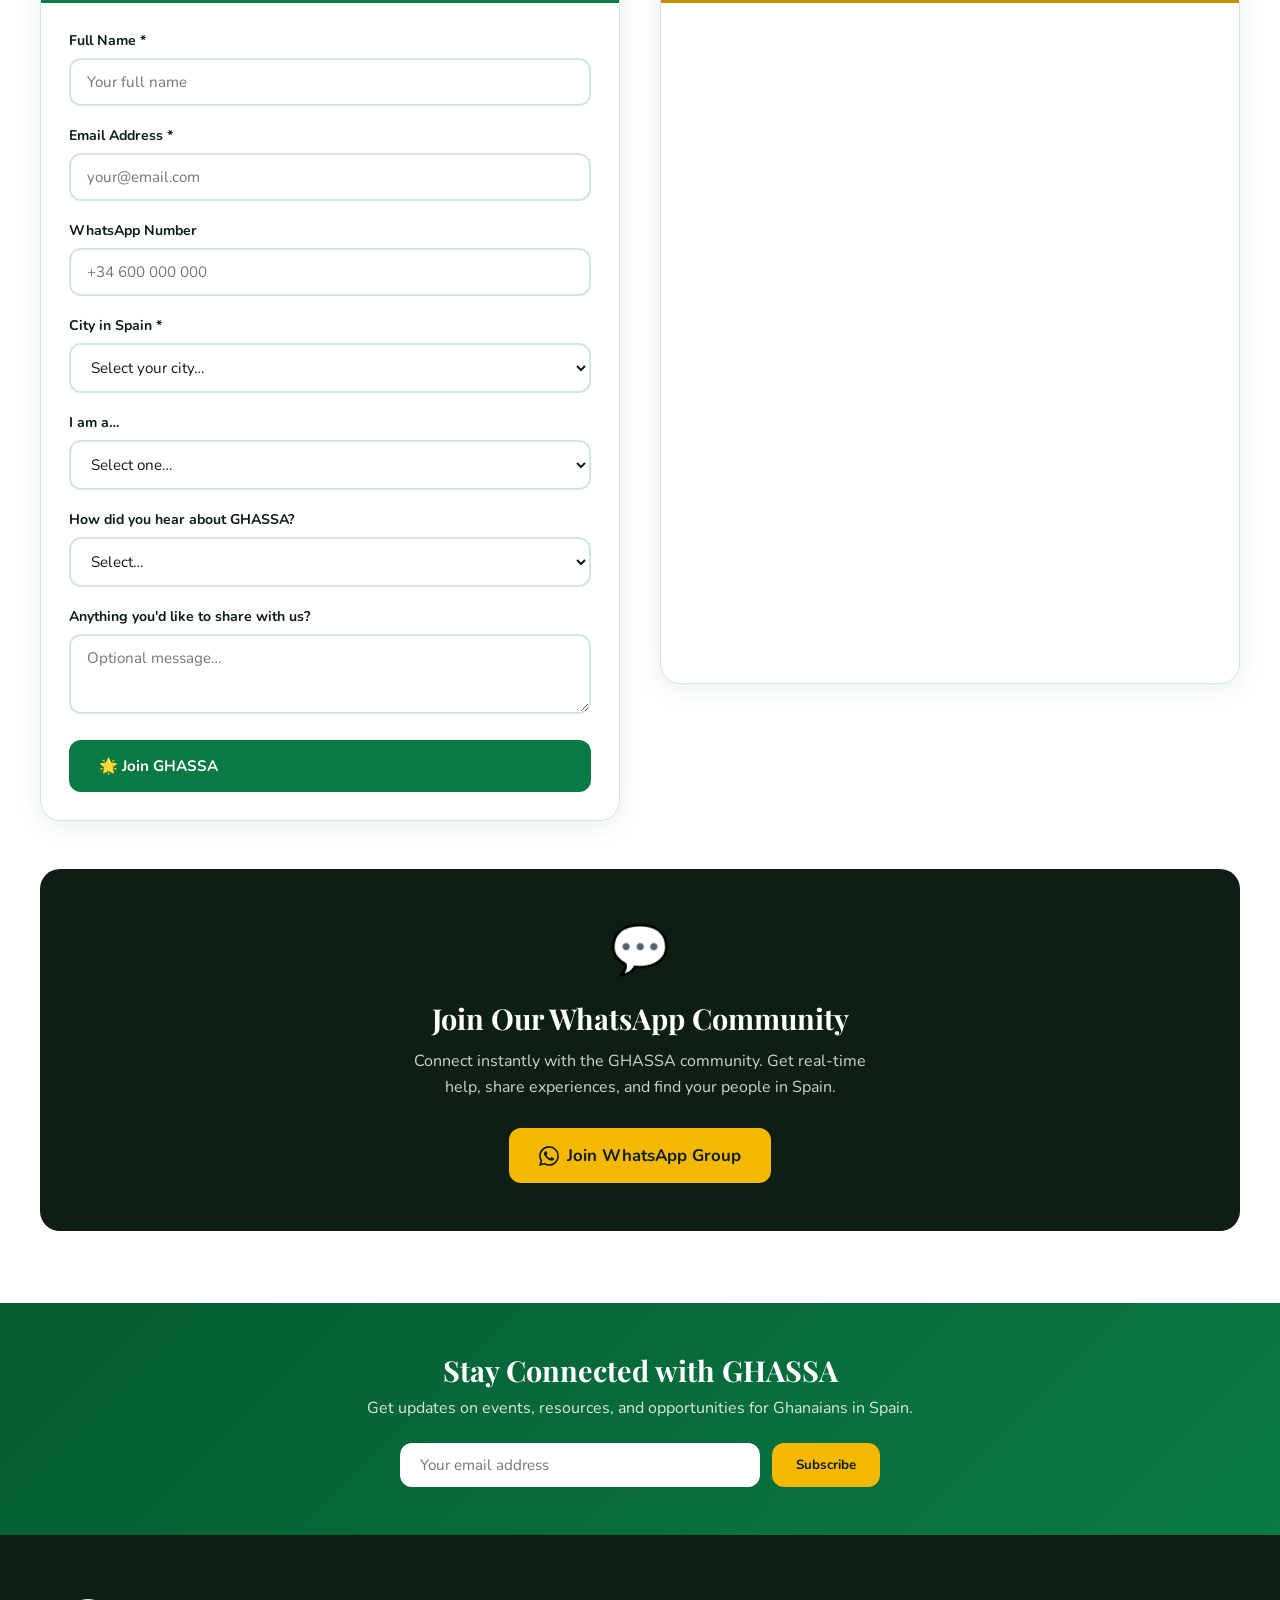
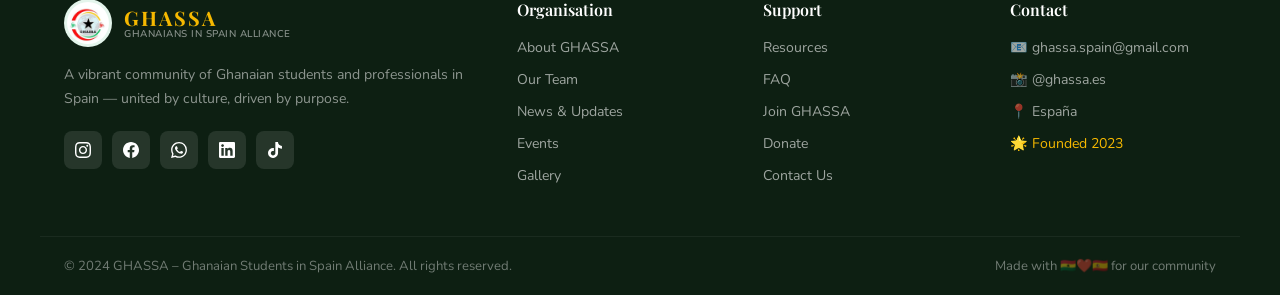
<file: membership.html>
<!DOCTYPE html>
<html lang="en">
<head>
  <meta charset="UTF-8">
  <meta name="viewport" content="width=device-width, initial-scale=1.0">
  <title>Join GHASSA – Membership</title>
  <link rel="stylesheet" href="ghassa.css">
  <style>
    .benefits-grid {
      display: grid;
      grid-template-columns: repeat(2, 1fr);
      gap: 20px;
      margin-bottom: 48px;
    }
    .benefit-item {
      display: flex;
      gap: 16px;
      align-items: flex-start;
      background: white;
      border: 1px solid var(--border);
      border-radius: var(--radius);
      padding: 20px;
      transition: all .25s;
    }
    .benefit-item:hover { border-color: var(--green); box-shadow: var(--shadow); }
    .benefit-icon { font-size: 1.8rem; flex-shrink: 0; }
    .benefit-item h4 { font-weight: 700; color: var(--dark); margin-bottom: 4px; }
    .benefit-item p { font-size: 0.85rem; color: var(--gray); line-height: 1.5; }

    .forms-container {
      display: grid;
      grid-template-columns: 1fr 1fr;
      gap: 40px;
      align-items: start;
    }
    .form-card {
      background: white;
      border: 1px solid var(--border);
      border-radius: var(--radius-lg);
      overflow: hidden;
      box-shadow: var(--shadow);
    }
    .form-card-header {
      padding: 24px;
      background: var(--green);
      color: white;
    }
    .form-card-header h3 { font-family: var(--font-head); font-size: 1.2rem; margin-bottom: 4px; }
    .form-card-header p { font-size: 0.85rem; opacity: 0.85; }
    .form-card-body { padding: 28px; }

    /* success message shown after Formspree redirect */
    .success-msg {
      display: none;
      background: var(--green-light);
      border: 1px solid var(--green);
      border-radius: var(--radius);
      padding: 16px;
      color: var(--green);
      font-weight: 600;
      text-align: center;
      margin-top: 16px;
    }

    @media (max-width: 768px) {
      .benefits-grid { grid-template-columns: 1fr; }
      .forms-container { grid-template-columns: 1fr; }
    }
  </style>
</head>
<body>
<div class="page-wrap">
  <div class="page-hero">
    <div class="page-hero-content">
      <div class="breadcrumb">
        <a href="index.html">Home</a> <span>›</span> <span>Join Us</span>
      </div>
      <h1>Join GHASSA</h1>
      <p>Become a member of the Ghanaian community in Spain. Free to join. Forever connected. <em>Akwaaba!</em></p>
    </div>
  </div>

  <!-- WHY JOIN -->
  <section class="section bg-green-light">
    <div class="container">
      <div class="section-header centered">
        <div class="section-label">Why Join?</div>
        <h2 class="section-title">Membership <span class="gold">Benefits</span></h2>
        <p class="section-subtitle">Being part of GHASSA means you're never alone in Spain. Here's what you get:</p>
      </div>
      <div class="benefits-grid">
        <div class="benefit-item">
          <span class="benefit-icon">🤝</span>
          <div>
            <h4>Community Network</h4>
            <p>Connect with hundreds of Ghanaians across Spain through events, WhatsApp groups, and online community spaces.</p>
          </div>
        </div>
        <div class="benefit-item">
          <span class="benefit-icon">📚</span>
          <div>
            <h4>Exclusive Resources</h4>
            <p>Access members-only guides, scholarship kits, visa guides, and step-by-step administrative support materials.</p>
          </div>
        </div>
        <div class="benefit-item">
          <span class="benefit-icon">🎟️</span>
          <div>
            <h4>Event Access</h4>
            <p>Priority access to GHASSA events including workshops, networking evenings, cultural celebrations, and more.</p>
          </div>
        </div>
        <div class="benefit-item">
          <span class="benefit-icon">💼</span>
          <div>
            <h4>Professional Support</h4>
            <p>Job opportunity sharing, mentorship connections, and career development support from the GHASSA professional network.</p>
          </div>
        </div>
        <div class="benefit-item">
          <span class="benefit-icon">🎓</span>
          <div>
            <h4>Academic Guidance</h4>
            <p>Peer support and guidance for university applications, scholarship deadlines, and academic challenges in Spain.</p>
          </div>
        </div>
        <div class="benefit-item">
          <span class="benefit-icon">🥁</span>
          <div>
            <h4>Cultural Connection</h4>
            <p>Stay connected to your Ghanaian roots through cultural events, language exchanges, and celebrations away from home.</p>
          </div>
        </div>
        <div class="benefit-item">
          <span class="benefit-icon">📢</span>
          <div>
            <h4>Newsletter & Updates</h4>
            <p>Receive GHASSA's newsletter with the latest news, opportunities, and community updates directly in your inbox.</p>
          </div>
        </div>
        <div class="benefit-item">
          <span class="benefit-icon">🌟</span>
          <div>
            <h4>Free Membership</h4>
            <p>All of the above — completely free. GHASSA believes every Ghanaian in Spain deserves support regardless of financial situation.</p>
          </div>
        </div>
      </div>
    </div>
  </section>

  <!-- FORMS -->
  <section class="section" style="background:white;">
    <div class="container">
      <div class="section-header centered">
        <div class="section-label">Ready to Join?</div>
        <h2 class="section-title">Sign Up <span class="gold">Today</span></h2>
        <p class="section-subtitle">Choose your preferred way to join — fill in the quick form or complete the full membership form.</p>
      </div>

      <div class="forms-container">

        <!-- ── QUICK JOIN FORM (Formspree) ── -->
        <div class="form-card">
          <div class="form-card-header">
            <h3>✉️ Quick Join Form</h3>
            <p>Fast sign-up — we'll reach out to welcome you!</p>
          </div>
          <div class="form-card-body">

            <!--
              FORMSPREE: every input MUST have a name="" attribute
              so Formspree knows what label to use in the email.
            -->
            <form action="https://formspree.io/f/xlgpjonb" method="POST">

              <!-- hidden field so Formspree email subject is clear -->
              <input type="hidden" name="_subject" value="New GHASSA Membership Application">

              <div class="form-group">
                <label class="form-label">Full Name *</label>
                <input type="text"
                       name="full-name"
                       class="form-input"
                       placeholder="Your full name"
                       required>
              </div>

              <div class="form-group">
                <label class="form-label">Email Address *</label>
                <input type="email"
                       name="email"
                       class="form-input"
                       placeholder="your@email.com"
                       required>
              </div>

              <div class="form-group">
                <label class="form-label">WhatsApp Number</label>
                <input type="tel"
                       name="whatsapp"
                       class="form-input"
                       placeholder="+34 600 000 000">
              </div>

              <div class="form-group">
                <label class="form-label">City in Spain *</label>
                <select name="city" class="form-select" required>
                  <option value="">Select your city…</option>
                  <option>Madrid</option>
                  <option>Barcelona</option>
                  <option>Valencia</option>
                  <option>Sevilla</option>
                  <option>Alicante</option>
                  <option>Zaragoza</option>
                  <option>Bilbao</option>
                  <option>Málaga</option>
                  <option>Other</option>
                </select>
              </div>

              <div class="form-group">
                <label class="form-label">I am a…</label>
                <select name="status" class="form-select">
                  <option value="">Select one…</option>
                  <option>University student</option>
                  <option>Secondary school student</option>
                  <option>Professional</option>
                  <option>Recent graduate</option>
                  <option>Other</option>
                </select>
              </div>

              <div class="form-group">
                <label class="form-label">How did you hear about GHASSA?</label>
                <select name="heard-from" class="form-select">
                  <option value="">Select…</option>
                  <option>WhatsApp group</option>
                  <option>Instagram (@ghassa.es)</option>
                  <option>A friend / colleague</option>
                  <option>LinkedIn</option>
                  <option>Google / Web search</option>
                  <option>Other</option>
                </select>
              </div>

              <div class="form-group">
                <label class="form-label">Anything you'd like to share with us?</label>
                <textarea name="message"
                          class="form-textarea"
                          placeholder="Optional message…"
                          style="min-height:80px;"></textarea>
              </div>

              <!-- Formspree will redirect here after success -->
              <input type="hidden" name="_next" value="https://theghostpacket.com/ghassa/membership.html?success=true">

              <button type="submit" class="btn btn-green" style="width:100%;">
                🌟 Join GHASSA
              </button>
            </form>

            <!-- shown when ?success=true is in URL after redirect -->
            <div class="success-msg" id="successMsg">
              ✅ Akwaaba! Thank you for joining GHASSA. We'll be in touch soon!
            </div>

          </div>
        </div>

        <!-- ── GOOGLE FORM EMBED ── -->
        <div class="form-card">
          <div class="form-card-header" style="background:var(--gold-dark);">
            <h3>📋 Full Membership Form</h3>
            <p>Complete membership registration via Google Form</p>
          </div>
          <div class="form-card-body" style="padding:0;">
            <!--
              Google Form embed.
              The short link forms.gle/pFf8NNnqutWmgCbUA cannot be used directly
              as an iframe src. Use the full viewform?embedded=true URL instead.
              Steps to get it:
                1. Open your Google Form
                2. Click Send → < > Embed tab
                3. Copy the iframe src URL (looks like https://docs.google.com/forms/d/e/LONG_ID/viewform?embedded=true)
                4. Paste it below replacing the src value.
            -->
            <iframe
              src="https://docs.google.com/forms/d/e/1FAIpQLSc0f_Tkjniy1tAzN9NKhyEjh6emcHrwMsTZ2x0Ea9hxu-wE2A/viewform"
              width="100%"
              height="680"
              frameborder="0"
              marginheight="0"
              marginwidth="0"
              style="display:block;">
              Loading…
            </iframe>
          </div>
        </div>

      </div>

      <!-- WHATSAPP JOIN -->
      <div style="margin-top:48px;text-align:center;background:var(--dark);border-radius:var(--radius-lg);padding:48px 24px;color:white;">
        <span style="font-size:3rem;">💬</span>
        <h3 style="font-family:var(--font-head);font-size:1.8rem;margin:16px 0 12px;">Join Our WhatsApp Community</h3>
        <p style="opacity:0.8;max-width:480px;margin:0 auto 28px;line-height:1.6;">Connect instantly with the GHASSA community. Get real-time help, share experiences, and find your people in Spain.</p>
        <a href="https://chat.whatsapp.com/EgznPuqoCCW69cec1qTG9Y" target="_blank" class="btn btn-primary" style="font-size:1.05rem;">
          <svg width="20" height="20" viewBox="0 0 24 24" fill="currentColor"><path d="M17.472 14.382c-.297-.149-1.758-.867-2.03-.967-.273-.099-.471-.148-.67.15-.197.297-.767.966-.94 1.164-.173.199-.347.223-.644.075-.297-.15-1.255-.463-2.39-1.475-.883-.788-1.48-1.761-1.653-2.059-.173-.297-.018-.458.13-.606.134-.133.298-.347.446-.52.149-.174.198-.298.298-.497.099-.198.05-.371-.025-.52-.075-.149-.669-1.612-.916-2.207-.242-.579-.487-.5-.669-.51-.173-.008-.371-.01-.57-.01-.198 0-.52.074-.792.372-.272.297-1.04 1.016-1.04 2.479 0 1.462 1.065 2.875 1.213 3.074.149.198 2.096 3.2 5.077 4.487.709.306 1.262.489 1.694.625.712.227 1.36.195 1.871.118.571-.085 1.758-.719 2.006-1.413.248-.694.248-1.289.173-1.413-.074-.124-.272-.198-.57-.347m-5.421 7.403h-.004a9.87 9.87 0 01-5.031-1.378l-.361-.214-3.741.982.998-3.648-.235-.374a9.86 9.86 0 01-1.51-5.26c.001-5.45 4.436-9.884 9.888-9.884 2.64 0 5.122 1.03 6.988 2.898a9.825 9.825 0 012.893 6.994c-.003 5.45-4.437 9.884-9.885 9.884m8.413-18.297A11.815 11.815 0 0012.05 0C5.495 0 .16 5.335.157 11.892c0 2.096.547 4.142 1.588 5.945L.057 24l6.305-1.654a11.882 11.882 0 005.683 1.448h.005c6.554 0 11.89-5.335 11.893-11.893a11.821 11.821 0 00-3.48-8.413Z"/></svg>
          Join WhatsApp Group
        </a>
      </div>

    </div>
  </section>
</div>

<script src="ghassa-components.js"></script>
<script>
  // Show success message if redirected back from Formspree
  if (window.location.search.includes('success=true')) {
    document.getElementById('successMsg').style.display = 'block';
    window.scrollTo({ top: 0, behavior: 'smooth' });
  }
</script>
</body>
</html>
</file>
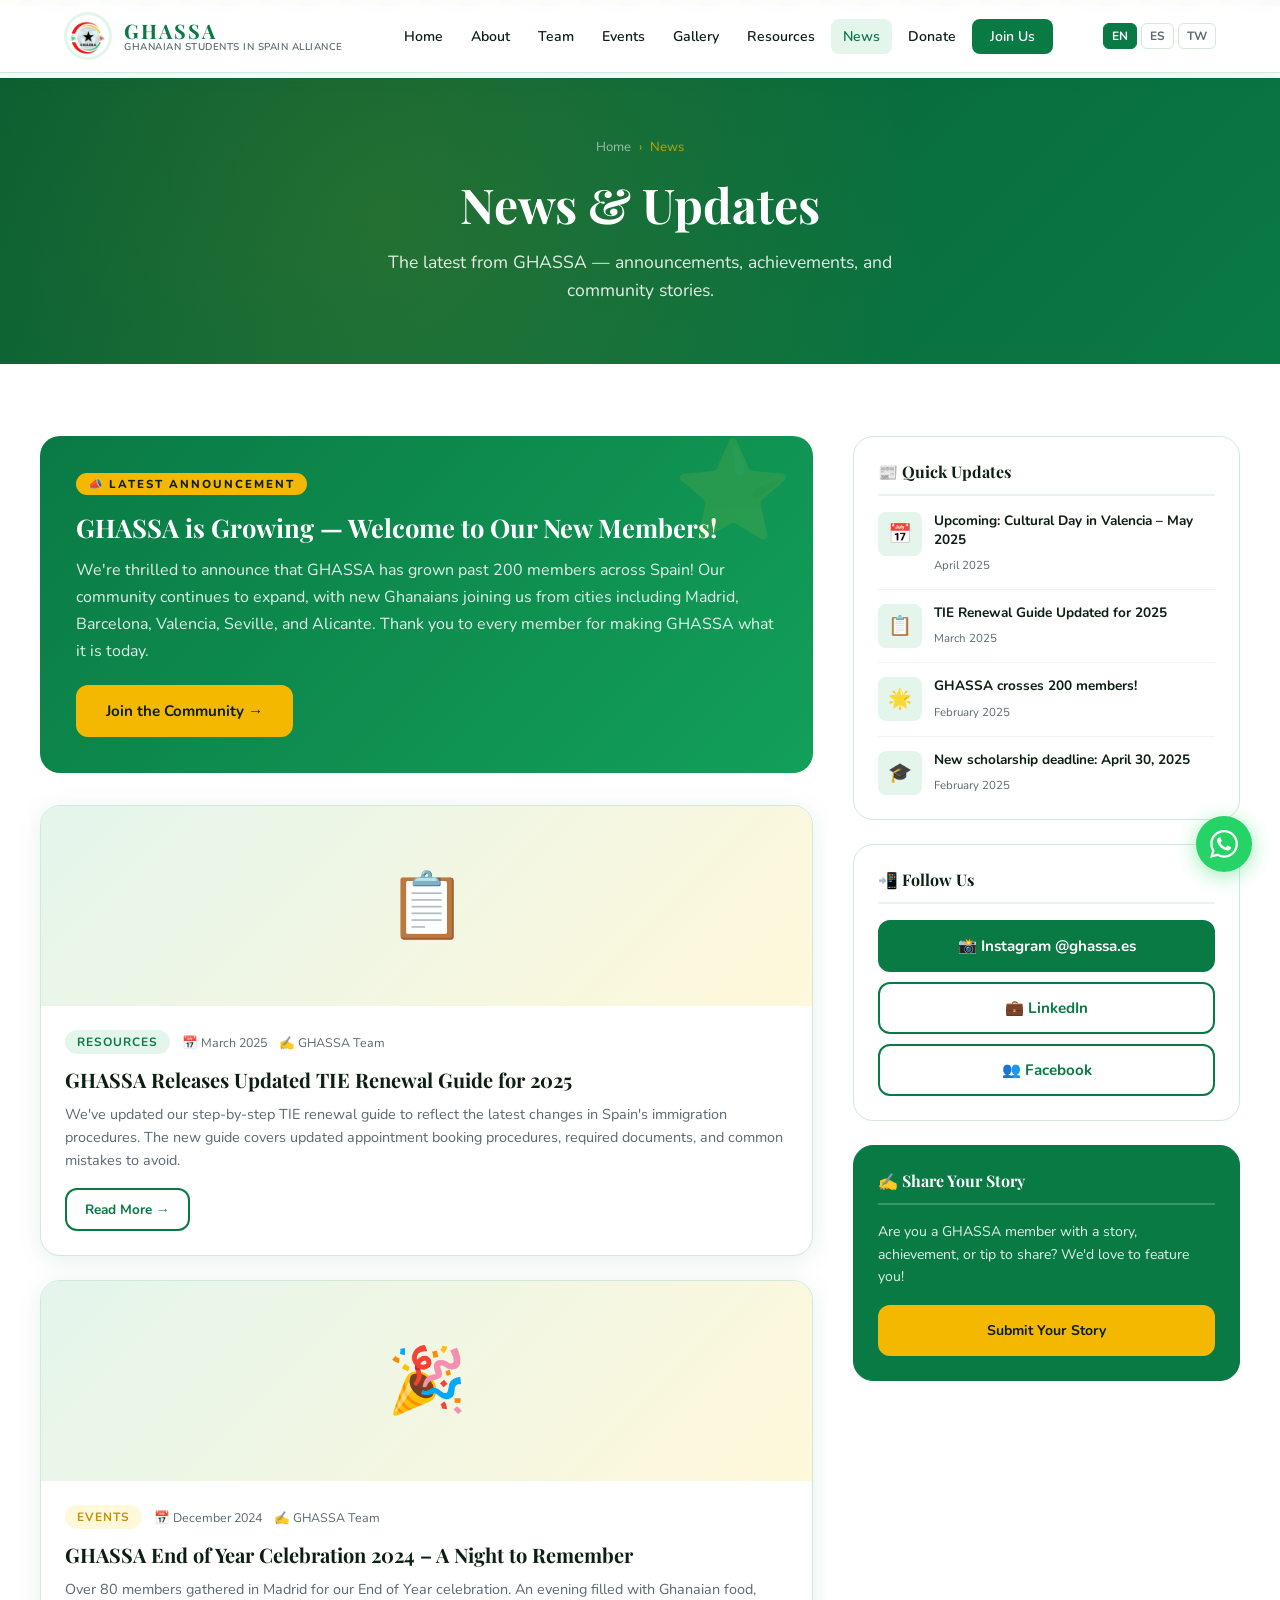
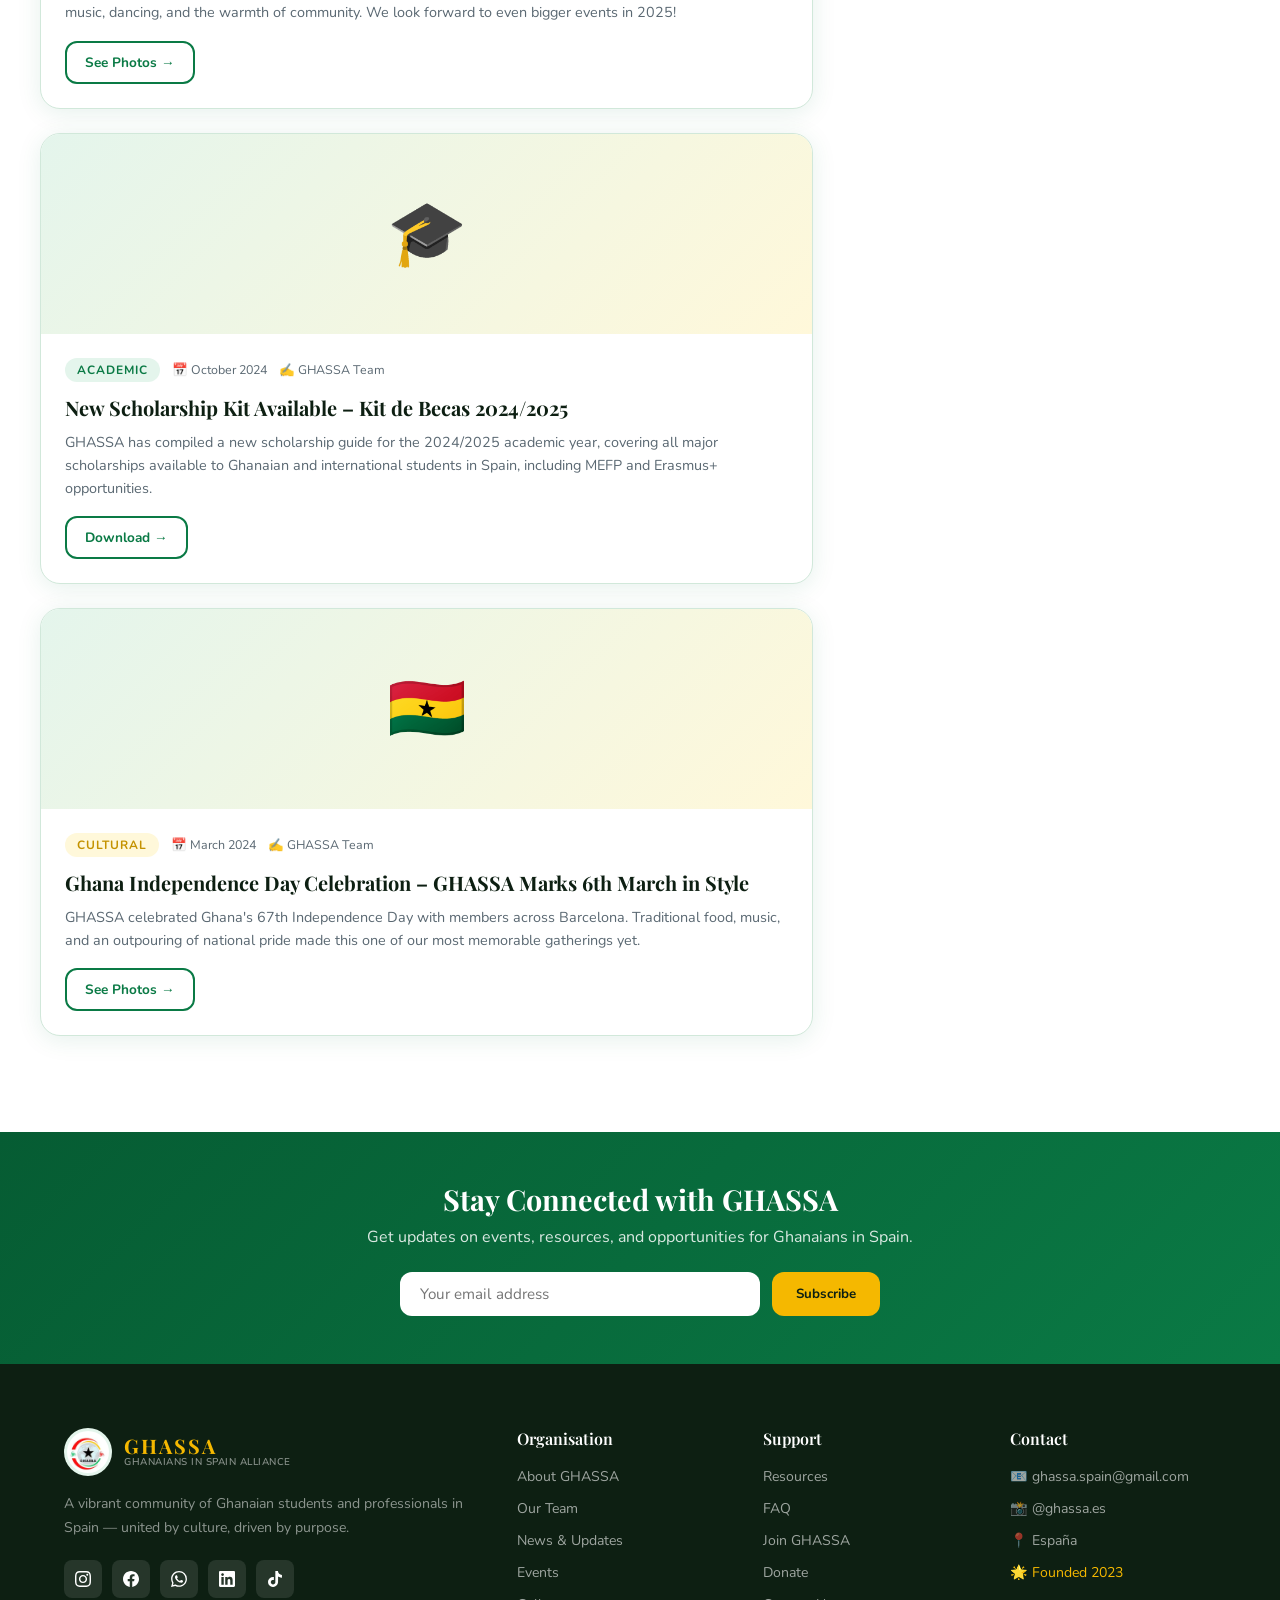
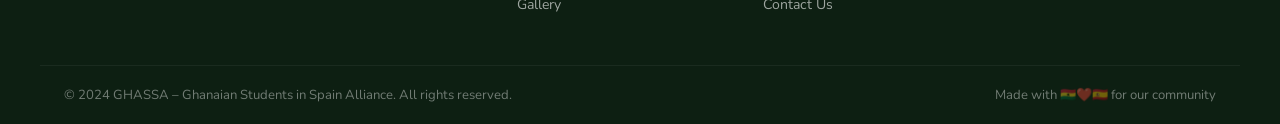
<file: news.html>
<!DOCTYPE html>
<html lang="en">
<head>
  <meta charset="UTF-8">
  <meta name="viewport" content="width=device-width, initial-scale=1.0">
  <title>News & Updates – GHASSA</title>
  <link rel="stylesheet" href="ghassa.css">
  <style>
    .news-grid {
      display: grid;
      grid-template-columns: 2fr 1fr;
      gap: 40px;
      align-items: start;
    }
    .news-card {
      background: white;
      border: 1px solid var(--border);
      border-radius: var(--radius-lg);
      overflow: hidden;
      box-shadow: var(--shadow);
      transition: transform .25s, box-shadow .25s;
      margin-bottom: 24px;
    }
    .news-card:hover { transform: translateY(-3px); box-shadow: var(--shadow-lg); }
    .news-card-img {
      width: 100%; height: 200px;
      background: linear-gradient(135deg, var(--green-light), var(--gold-light));
      display: flex;
      align-items: center;
      justify-content: center;
      font-size: 4rem;
    }
    .news-card-body { padding: 24px; }
    .news-meta {
      display: flex; gap: 12px; flex-wrap: wrap;
      font-size: 0.78rem; color: var(--gray);
      margin-bottom: 12px;
      align-items: center;
    }
    .news-card-body h3 {
      font-family: var(--font-head);
      font-size: 1.25rem;
      color: var(--dark);
      margin-bottom: 10px;
      line-height: 1.35;
    }
    .news-card-body p { font-size: 0.9rem; color: var(--gray); line-height: 1.6; margin-bottom: 16px; }

    .featured-news {
      background: linear-gradient(135deg, var(--green), var(--green-mid));
      border-radius: var(--radius-lg);
      padding: 36px;
      color: white;
      margin-bottom: 32px;
      position: relative;
      overflow: hidden;
    }
    .featured-news::before {
      content: '⭐';
      position: absolute; top: -10px; right: 20px;
      font-size: 6rem; opacity: 0.1;
    }
    .featured-badge {
      font-size: 0.72rem; font-weight: 800;
      letter-spacing: 2px; text-transform: uppercase;
      background: var(--gold); color: var(--dark);
      padding: 3px 12px; border-radius: 50px;
      display: inline-block; margin-bottom: 16px;
    }
    .featured-news h2 { font-family: var(--font-head); font-size: 1.6rem; margin-bottom: 12px; line-height: 1.3; }
    .featured-news p { opacity: 0.88; line-height: 1.7; margin-bottom: 20px; }

    .sidebar-card {
      background: white;
      border: 1px solid var(--border);
      border-radius: var(--radius-lg);
      padding: 24px;
      margin-bottom: 24px;
    }
    .sidebar-card h3 {
      font-family: var(--font-head);
      font-size: 1rem;
      color: var(--dark);
      margin-bottom: 16px;
      padding-bottom: 12px;
      border-bottom: 2px solid var(--green-light);
    }
    .sidebar-news-item {
      display: flex; gap: 12px; margin-bottom: 14px;
      padding-bottom: 14px; border-bottom: 1px solid var(--light-gray);
    }
    .sidebar-news-item:last-child { margin-bottom: 0; padding-bottom: 0; border-bottom: none; }
    .sidebar-news-icon {
      width: 44px; height: 44px; flex-shrink: 0;
      border-radius: 8px; background: var(--green-light);
      display: flex; align-items: center; justify-content: center; font-size: 1.2rem;
    }
    .sidebar-news-item h4 { font-size: 0.85rem; font-weight: 700; color: var(--dark); line-height: 1.35; margin-bottom: 4px; }
    .sidebar-news-item span { font-size: 0.72rem; color: var(--gray); }

    @media (max-width: 768px) {
      .news-grid { grid-template-columns: 1fr; }
    }
  </style>
</head>
<body>
<div class="page-wrap">
  <div class="page-hero">
    <div class="page-hero-content">
      <div class="breadcrumb">
        <a href="index.html">Home</a> <span>›</span> <span>News</span>
      </div>
      <h1>News & Updates</h1>
      <p>The latest from GHASSA — announcements, achievements, and community stories.</p>
    </div>
  </div>

  <section class="section" style="background:white;">
    <div class="container">
      <div class="news-grid">

        <!-- MAIN CONTENT -->
        <div>
          <!-- FEATURED -->
          <div class="featured-news">
            <span class="featured-badge">📣 Latest Announcement</span>
            <h2>GHASSA is Growing — Welcome to Our New Members!</h2>
            <p>We're thrilled to announce that GHASSA has grown past 200 members across Spain! Our community continues to expand, with new Ghanaians joining us from cities including Madrid, Barcelona, Valencia, Seville, and Alicante. Thank you to every member for making GHASSA what it is today.</p>
            <a href="membership.html" class="btn btn-primary">Join the Community →</a>
          </div>

          <!-- NEWS CARDS -->
          <div class="news-card">
            <div class="news-card-img">📋</div>
            <div class="news-card-body">
              <div class="news-meta">
                <span class="tag tag-green">Resources</span>
                <span>📅 March 2025</span>
                <span>✍️ GHASSA Team</span>
              </div>
              <h3>GHASSA Releases Updated TIE Renewal Guide for 2025</h3>
              <p>We've updated our step-by-step TIE renewal guide to reflect the latest changes in Spain's immigration procedures. The new guide covers updated appointment booking procedures, required documents, and common mistakes to avoid.</p>
              <a href="resources.html" class="btn btn-ghost" style="font-size:0.85rem;padding:10px 18px;">Read More →</a>
            </div>
          </div>

          <div class="news-card">
            <div class="news-card-img">🎉</div>
            <div class="news-card-body">
              <div class="news-meta">
                <span class="tag tag-gold">Events</span>
                <span>📅 December 2024</span>
                <span>✍️ GHASSA Team</span>
              </div>
              <h3>GHASSA End of Year Celebration 2024 – A Night to Remember</h3>
              <p>Over 80 members gathered in Madrid for our End of Year celebration. An evening filled with Ghanaian food, music, dancing, and the warmth of community. We look forward to even bigger events in 2025!</p>
              <a href="gallery.html" class="btn btn-ghost" style="font-size:0.85rem;padding:10px 18px;">See Photos →</a>
            </div>
          </div>

          <div class="news-card">
            <div class="news-card-img">🎓</div>
            <div class="news-card-body">
              <div class="news-meta">
                <span class="tag tag-green">Academic</span>
                <span>📅 October 2024</span>
                <span>✍️ GHASSA Team</span>
              </div>
              <h3>New Scholarship Kit Available – Kit de Becas 2024/2025</h3>
              <p>GHASSA has compiled a new scholarship guide for the 2024/2025 academic year, covering all major scholarships available to Ghanaian and international students in Spain, including MEFP and Erasmus+ opportunities.</p>
              <a href="resources.html" class="btn btn-ghost" style="font-size:0.85rem;padding:10px 18px;">Download →</a>
            </div>
          </div>

          <div class="news-card">
            <div class="news-card-img">🇬🇭</div>
            <div class="news-card-body">
              <div class="news-meta">
                <span class="tag tag-gold">Cultural</span>
                <span>📅 March 2024</span>
                <span>✍️ GHASSA Team</span>
              </div>
              <h3>Ghana Independence Day Celebration – GHASSA Marks 6th March in Style</h3>
              <p>GHASSA celebrated Ghana's 67th Independence Day with members across Barcelona. Traditional food, music, and an outpouring of national pride made this one of our most memorable gatherings yet.</p>
              <a href="gallery.html" class="btn btn-ghost" style="font-size:0.85rem;padding:10px 18px;">See Photos →</a>
            </div>
          </div>
        </div>

        <!-- SIDEBAR -->
        <div>
          <!-- RECENT NEWS -->
          <div class="sidebar-card">
            <h3>📰 Quick Updates</h3>
            <div class="sidebar-news-item">
              <div class="sidebar-news-icon">📅</div>
              <div>
                <h4>Upcoming: Cultural Day in Valencia – May 2025</h4>
                <span>April 2025</span>
              </div>
            </div>
            <div class="sidebar-news-item">
              <div class="sidebar-news-icon">📋</div>
              <div>
                <h4>TIE Renewal Guide Updated for 2025</h4>
                <span>March 2025</span>
              </div>
            </div>
            <div class="sidebar-news-item">
              <div class="sidebar-news-icon">🌟</div>
              <div>
                <h4>GHASSA crosses 200 members!</h4>
                <span>February 2025</span>
              </div>
            </div>
            <div class="sidebar-news-item">
              <div class="sidebar-news-icon">🎓</div>
              <div>
                <h4>New scholarship deadline: April 30, 2025</h4>
                <span>February 2025</span>
              </div>
            </div>
          </div>

          <!-- FOLLOW US -->
          <div class="sidebar-card">
            <h3>📲 Follow Us</h3>
            <div style="display:flex;flex-direction:column;gap:10px;">
              <a href="https://www.instagram.com/ghassa.es/" target="_blank" class="btn btn-green" style="justify-content:center;">📸 Instagram @ghassa.es</a>
              <a href="https://www.linkedin.com/company/ghassa/" target="_blank" class="btn btn-ghost" style="justify-content:center;">💼 LinkedIn</a>
              <a href="#" class="btn btn-ghost" style="justify-content:center;">👥 Facebook</a>
            </div>
          </div>

          <!-- CONTRIBUTE -->
          <div class="sidebar-card" style="background:var(--green);border-color:var(--green);color:white;">
            <h3 style="color:white;border-bottom-color:rgba(255,255,255,0.2);">✍️ Share Your Story</h3>
            <p style="font-size:0.88rem;opacity:0.88;line-height:1.6;margin-bottom:16px;">Are you a GHASSA member with a story, achievement, or tip to share? We'd love to feature you!</p>
            <a href="contact.html" class="btn btn-primary" style="width:100%;justify-content:center;font-size:0.88rem;">Submit Your Story</a>
          </div>
        </div>

      </div>
    </div>
  </section>
</div>
<script src="ghassa-components.js"></script>
</body>
</html>
</file>
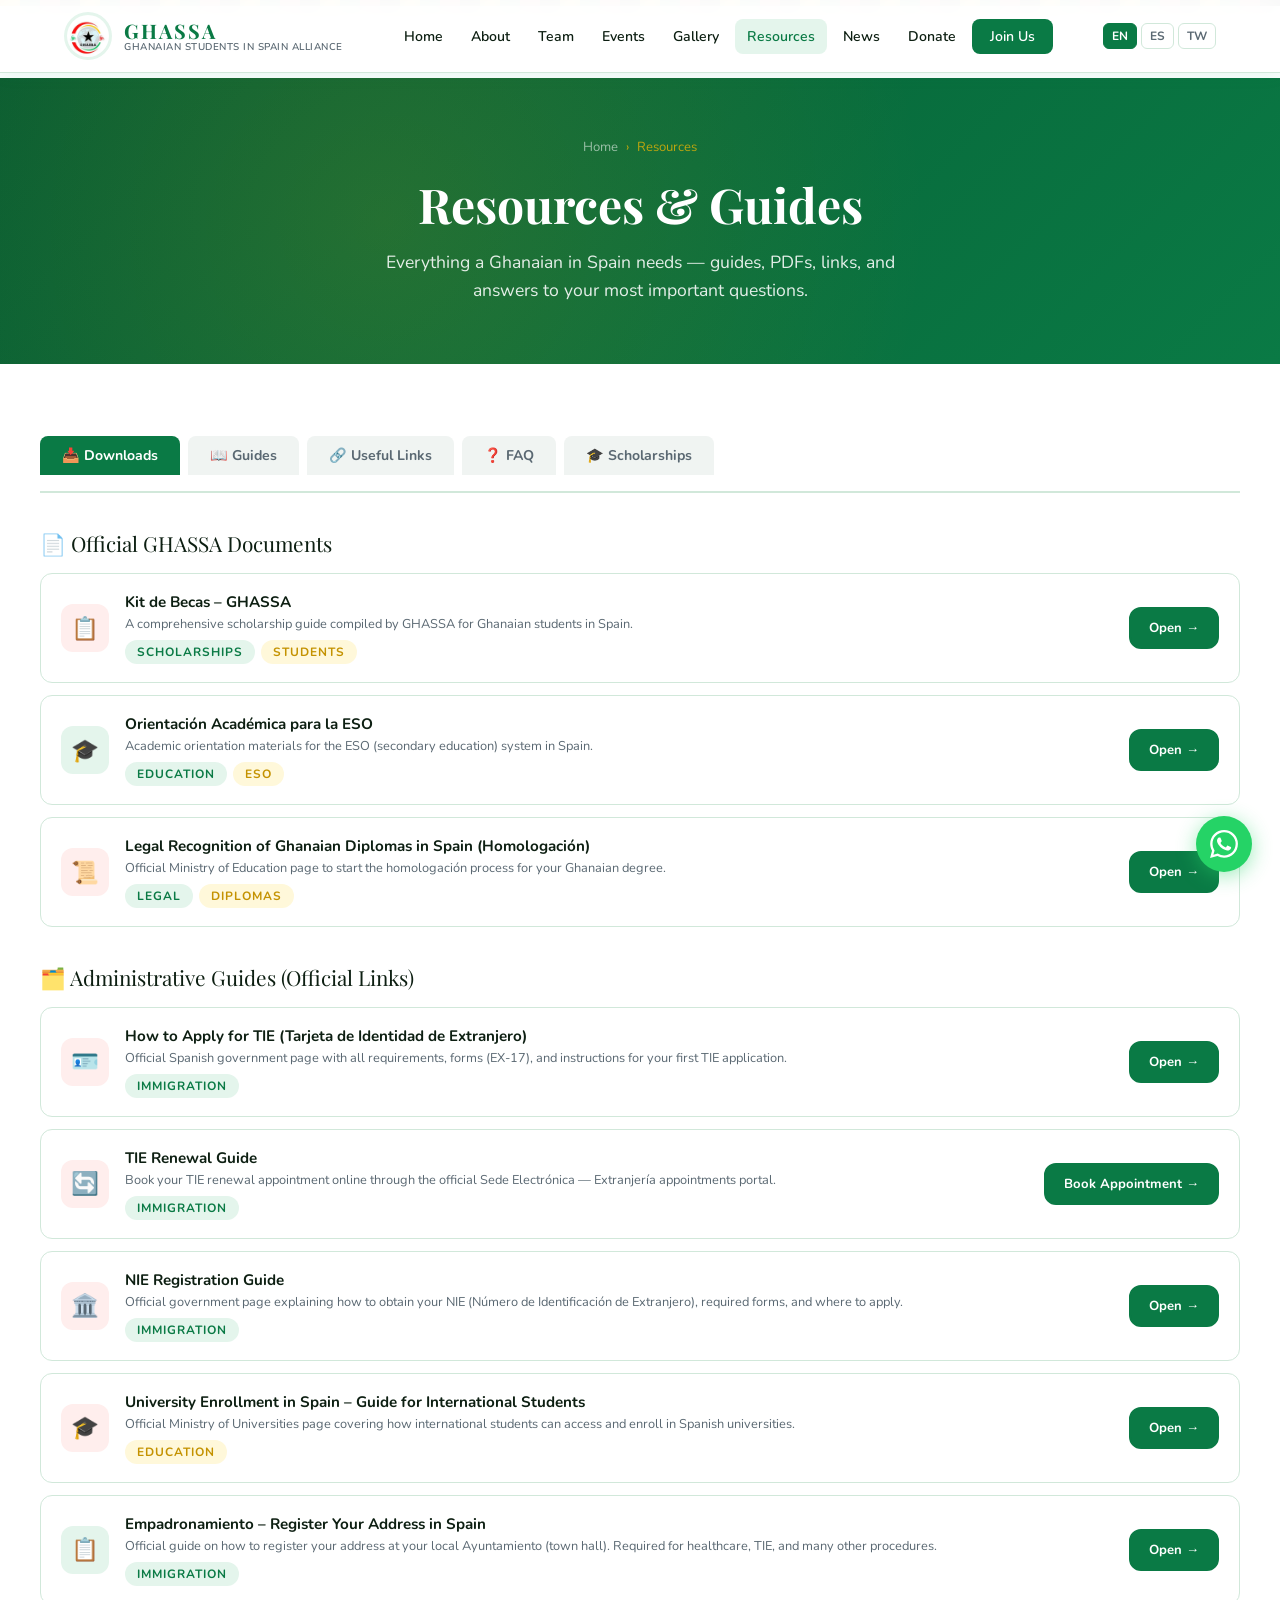
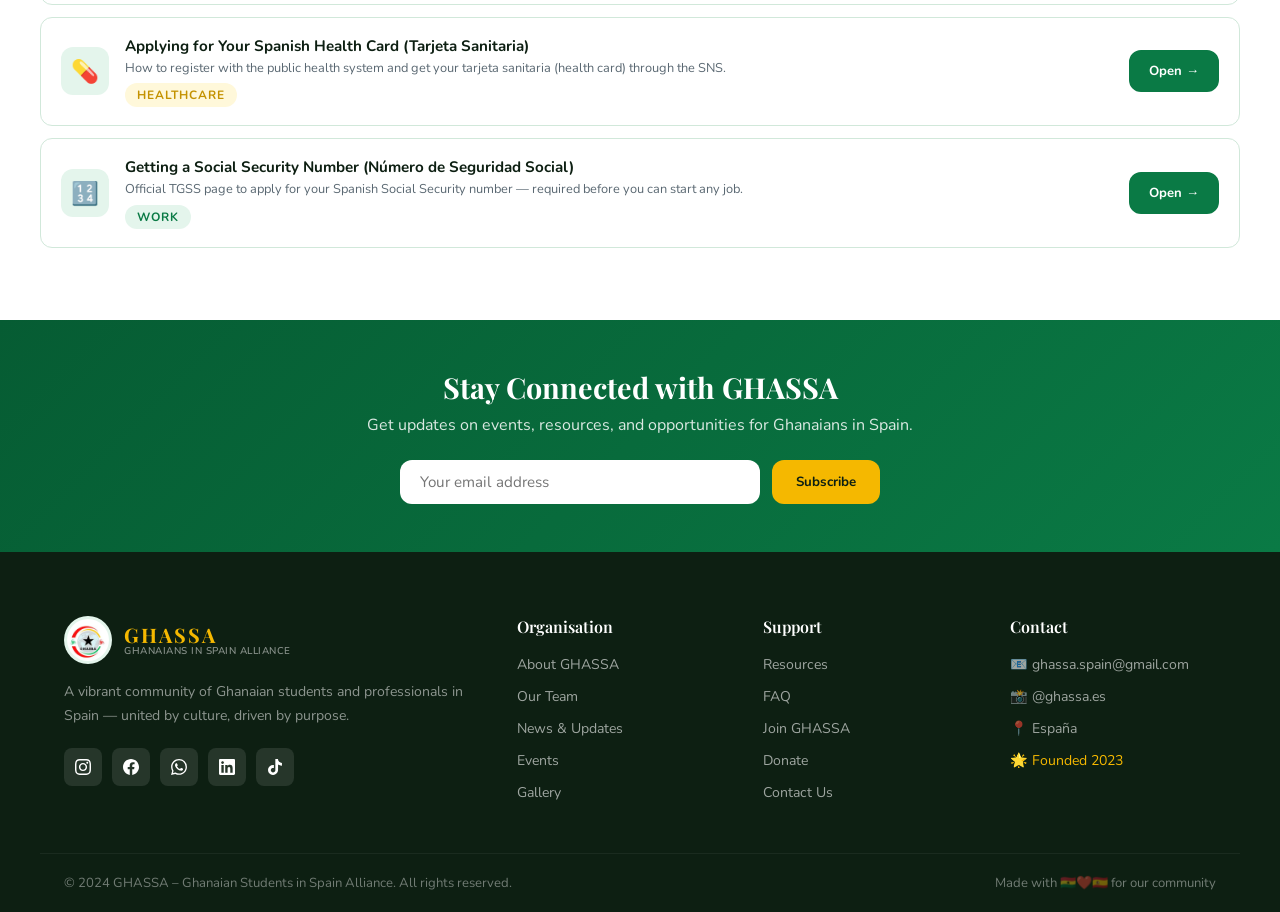
<file: resources.html>
<!DOCTYPE html>
<html lang="en">
<head>
  <meta charset="UTF-8">
  <meta name="viewport" content="width=device-width, initial-scale=1.0">
  <title>Resources – GHASSA</title>
  <link rel="stylesheet" href="ghassa.css">
  <style>
    .resources-tabs {
      display: flex;
      gap: 8px;
      flex-wrap: wrap;
      margin-bottom: 36px;
      border-bottom: 2px solid var(--border);
      padding-bottom: 16px;
    }
    .res-tab {
      padding: 10px 22px;
      border-radius: 8px 8px 0 0;
      font-weight: 700;
      font-size: 0.88rem;
      cursor: pointer;
      border: none;
      background: var(--light-gray);
      color: var(--gray);
      font-family: var(--font-body);
      transition: all .2s;
    }
    .res-tab.active, .res-tab:hover {
      background: var(--green);
      color: white;
    }
    .res-section { display: none; }
    .res-section.active { display: block; }

    .res-cat-title {
      font-family: var(--font-head);
      font-size: 1.3rem;
      color: var(--dark);
      margin: 32px 0 16px;
      display: flex;
      align-items: center;
      gap: 10px;
    }
    .res-cat-title:first-child { margin-top: 0; }

    .resource-list { display: grid; gap: 12px; }
    .resource-item {
      background: white;
      border: 1px solid var(--border);
      border-radius: var(--radius);
      padding: 18px 20px;
      display: flex;
      align-items: center;
      gap: 16px;
      transition: all .25s;
    }
    .resource-item:hover {
      border-color: var(--green);
      box-shadow: var(--shadow);
      transform: translateX(4px);
    }
    .resource-icon {
      width: 48px; height: 48px;
      border-radius: 12px;
      display: flex;
      align-items: center;
      justify-content: center;
      font-size: 1.4rem;
      flex-shrink: 0;
    }
    .ri-pdf  { background: #ffeeed; }
    .ri-doc  { background: var(--green-light); }
    .ri-link { background: var(--gold-light); }
    .resource-info { flex: 1; }
    .resource-info h4 { font-weight: 700; color: var(--dark); margin-bottom: 4px; font-size: 0.95rem; }
    .resource-info p  { font-size: 0.8rem; color: var(--gray); line-height: 1.4; }
    .resource-info .res-tags { display: flex; gap: 6px; margin-top: 6px; flex-wrap: wrap; }
    .resource-btn { flex-shrink: 0; }

    /* FAQ */
    .faq-section { max-width: 760px; }
  </style>
</head>
<body>
<div class="page-wrap">
  <div class="page-hero">
    <div class="page-hero-content">
      <div class="breadcrumb">
        <a href="index.html">Home</a> <span>›</span> <span>Resources</span>
      </div>
      <h1>Resources & Guides</h1>
      <p>Everything a Ghanaian in Spain needs — guides, PDFs, links, and answers to your most important questions.</p>
    </div>
  </div>

  <section class="section" style="background:white;">
    <div class="container">

      <!-- TABS -->
      <div class="resources-tabs">
        <button class="res-tab active" onclick="showTab('downloads', this)">📥 Downloads</button>
        <button class="res-tab" onclick="showTab('guides', this)">📖 Guides</button>
        <button class="res-tab" onclick="showTab('links', this)">🔗 Useful Links</button>
        <button class="res-tab" onclick="showTab('faq', this)">❓ FAQ</button>
        <button class="res-tab" onclick="showTab('scholarships', this)">🎓 Scholarships</button>
      </div>

      <!-- ══════════════════════════════════════
           DOWNLOADS TAB
      ══════════════════════════════════════ -->
      <div id="tab-downloads" class="res-section active">

        <div class="res-cat-title">📄 Official GHASSA Documents</div>
        <div class="resource-list">

          <div class="resource-item">
            <div class="resource-icon ri-pdf">📋</div>
            <div class="resource-info">
              <h4>Kit de Becas – GHASSA</h4>
              <p>A comprehensive scholarship guide compiled by GHASSA for Ghanaian students in Spain.</p>
              <div class="res-tags">
                <span class="tag tag-green">Scholarships</span>
                <span class="tag tag-gold">Students</span>
              </div>
            </div>
            <div class="resource-btn">
              <a href="https://drive.google.com/file/d/1D95pW8wew76l3mRaKRQcDLxQ2Ru5Fo2z/view?usp=drive_link"
                 target="_blank" class="btn btn-green" style="font-size:0.82rem;padding:10px 18px;">Open →</a>
            </div>
          </div>

          <div class="resource-item">
            <div class="resource-icon ri-doc">🎓</div>
            <div class="resource-info">
              <h4>Orientación Académica para la ESO</h4>
              <p>Academic orientation materials for the ESO (secondary education) system in Spain.</p>
              <div class="res-tags">
                <span class="tag tag-green">Education</span>
                <span class="tag tag-gold">ESO</span>
              </div>
            </div>
            <div class="resource-btn">
              <a href="https://drive.google.com/drive/folders/1bgPGh1VtsQDRGLmf5ZEOKI-_nicWMP22?usp=share_link"
                 target="_blank" class="btn btn-green" style="font-size:0.82rem;padding:10px 18px;">Open →</a>
            </div>
          </div>

          <div class="resource-item">
            <div class="resource-icon ri-pdf">📜</div>
            <div class="resource-info">
              <h4>Legal Recognition of Ghanaian Diplomas in Spain (Homologación)</h4>
              <p>Official Ministry of Education page to start the homologación process for your Ghanaian degree.</p>
              <div class="res-tags">
                <span class="tag tag-green">Legal</span>
                <span class="tag tag-gold">Diplomas</span>
              </div>
            </div>
            <div class="resource-btn">
              <a href="https://www.educacion.gob.es/educacion/mc/rec/homologacion-titulos.html"
                 target="_blank" class="btn btn-green" style="font-size:0.82rem;padding:10px 18px;">Open →</a>
            </div>
          </div>

        </div>

        <!-- Administrative Guides -->
        <div class="res-cat-title" style="margin-top:36px;">🗂️ Administrative Guides (Official Links)</div>
        <div class="resource-list">

          <div class="resource-item">
            <div class="resource-icon ri-pdf">🪪</div>
            <div class="resource-info">
              <h4>How to Apply for TIE (Tarjeta de Identidad de Extranjero)</h4>
              <p>Official Spanish government page with all requirements, forms (EX-17), and instructions for your first TIE application.</p>
              <div class="res-tags"><span class="tag tag-green">Immigration</span></div>
            </div>
            <div class="resource-btn">
              <a href="https://www.interior.gob.es/opencms/es/servicios-al-ciudadano/tramites-y-gestiones/extranjeria/ciudadanos-de-la-union-europea/tarjeta-de-identidad-de-extranjero/"
                 target="_blank" class="btn btn-green" style="font-size:0.82rem;padding:10px 18px;">Open →</a>
            </div>
          </div>

          <div class="resource-item">
            <div class="resource-icon ri-pdf">🔄</div>
            <div class="resource-info">
              <h4>TIE Renewal Guide</h4>
              <p>Book your TIE renewal appointment online through the official Sede Electrónica — Extranjería appointments portal.</p>
              <div class="res-tags"><span class="tag tag-green">Immigration</span></div>
            </div>
            <div class="resource-btn">
              <a href="https://icp.administracionelectronica.gob.es/icpplus/index.html"
                 target="_blank" class="btn btn-green" style="font-size:0.82rem;padding:10px 18px;">Book Appointment →</a>
            </div>
          </div>

          <div class="resource-item">
            <div class="resource-icon ri-pdf">🏛️</div>
            <div class="resource-info">
              <h4>NIE Registration Guide</h4>
              <p>Official government page explaining how to obtain your NIE (Número de Identificación de Extranjero), required forms, and where to apply.</p>
              <div class="res-tags"><span class="tag tag-green">Immigration</span></div>
            </div>
            <div class="resource-btn">
              <a href="https://www.interior.gob.es/opencms/es/servicios-al-ciudadano/tramites-y-gestiones/extranjeria/ciudadanos-de-paises-no-comunitarios/nie-numero-de-identidad-de-extranjero/"
                 target="_blank" class="btn btn-green" style="font-size:0.82rem;padding:10px 18px;">Open →</a>
            </div>
          </div>

          <div class="resource-item">
            <div class="resource-icon ri-pdf">🎓</div>
            <div class="resource-info">
              <h4>University Enrollment in Spain – Guide for International Students</h4>
              <p>Official Ministry of Universities page covering how international students can access and enroll in Spanish universities.</p>
              <div class="res-tags"><span class="tag tag-gold">Education</span></div>
            </div>
            <div class="resource-btn">
              <a href="https://www.universidades.gob.es/estudiantes-internacionales/"
                 target="_blank" class="btn btn-green" style="font-size:0.82rem;padding:10px 18px;">Open →</a>
            </div>
          </div>

          <div class="resource-item">
            <div class="resource-icon ri-doc">📋</div>
            <div class="resource-info">
              <h4>Empadronamiento – Register Your Address in Spain</h4>
              <p>Official guide on how to register your address at your local Ayuntamiento (town hall). Required for healthcare, TIE, and many other procedures.</p>
              <div class="res-tags"><span class="tag tag-green">Immigration</span></div>
            </div>
            <div class="resource-btn">
              <a href="https://www.mptfp.gob.es/portal/politica-territorial/local/sistema_de_informacion_local_-SIL-/padron.html"
                 target="_blank" class="btn btn-green" style="font-size:0.82rem;padding:10px 18px;">Open →</a>
            </div>
          </div>

          <div class="resource-item">
            <div class="resource-icon ri-doc">💊</div>
            <div class="resource-info">
              <h4>Applying for Your Spanish Health Card (Tarjeta Sanitaria)</h4>
              <p>How to register with the public health system and get your tarjeta sanitaria (health card) through the SNS.</p>
              <div class="res-tags"><span class="tag tag-gold">Healthcare</span></div>
            </div>
            <div class="resource-btn">
              <a href="https://www.sanidad.gob.es/ciudadanos/prestaciones/centrosServiciosSNS/tarjetaSanitaria/home.htm"
                 target="_blank" class="btn btn-green" style="font-size:0.82rem;padding:10px 18px;">Open →</a>
            </div>
          </div>

          <div class="resource-item">
            <div class="resource-icon ri-doc">🔢</div>
            <div class="resource-info">
              <h4>Getting a Social Security Number (Número de Seguridad Social)</h4>
              <p>Official TGSS page to apply for your Spanish Social Security number — required before you can start any job.</p>
              <div class="res-tags"><span class="tag tag-green">Work</span></div>
            </div>
            <div class="resource-btn">
              <a href="https://sede.seg-social.gob.es/wps/portal/sede/sede/Ciudadanos/CiudadanoDetalle/!ut/p/z1/[base64]!!/dz/d5/L2dBISEvZ0FBIS9nQSEh/"
                 target="_blank" class="btn btn-green" style="font-size:0.82rem;padding:10px 18px;">Open →</a>
            </div>
          </div>

        </div>
      </div>

      <!-- ══════════════════════════════════════
           GUIDES TAB
      ══════════════════════════════════════ -->
      <div id="tab-guides" class="res-section">
        <p style="color:var(--gray);margin-bottom:28px;line-height:1.7;">Practical written guides to help you navigate life in Spain as a Ghanaian. Written and reviewed by GHASSA members.</p>
        <div class="resource-list">

          <div class="resource-item">
            <div class="resource-icon ri-doc">🏠</div>
            <div class="resource-info">
              <h4>Finding Accommodation in Spain</h4>
              <p>Tips on finding student housing, shared apartments, and avoiding common rental scams. Idealista and Fotocasa are the main platforms.</p>
            </div>
            <div class="resource-btn">
              <a href="https://www.idealista.com/alquiler-habitaciones/" target="_blank"
                 class="btn btn-green" style="font-size:0.82rem;padding:10px 18px;">Idealista →</a>
            </div>
          </div>

          <div class="resource-item">
            <div class="resource-icon ri-doc">💊</div>
            <div class="resource-info">
              <h4>Accessing Healthcare in Spain (Seguridad Social)</h4>
              <p>How to register with a GP, get your health card, and access Spain's public health system via SNS.</p>
            </div>
            <div class="resource-btn">
              <a href="https://www.sanidad.gob.es/ciudadanos/prestaciones/centrosServiciosSNS/tarjetaSanitaria/home.htm"
                 target="_blank" class="btn btn-green" style="font-size:0.82rem;padding:10px 18px;">Open →</a>
            </div>
          </div>

          <div class="resource-item">
            <div class="resource-icon ri-doc">🏦</div>
            <div class="resource-info">
              <h4>Opening a Bank Account in Spain</h4>
              <p>Wise and N26 are best for new arrivals — no Spanish address needed, no monthly fees, and great for international transfers to Ghana.</p>
            </div>
            <div class="resource-btn">
              <a href="https://wise.com/gb/blog/best-bank-account-for-students-in-spain"
                 target="_blank" class="btn btn-green" style="font-size:0.82rem;padding:10px 18px;">Read Guide →</a>
            </div>
          </div>

          <div class="resource-item">
            <div class="resource-icon ri-doc">💼</div>
            <div class="resource-info">
              <h4>Working in Spain as a Student</h4>
              <p>Official government guide on work authorisation for international students in Spain — legal hours, rights, and how to declare income.</p>
            </div>
            <div class="resource-btn">
              <a href="https://www.inclusion.gob.es/web/migraciones/w/autorizacion-de-trabajo-para-estudiantes"
                 target="_blank" class="btn btn-green" style="font-size:0.82rem;padding:10px 18px;">Open →</a>
            </div>
          </div>

          <div class="resource-item">
            <div class="resource-icon ri-doc">📱</div>
            <div class="resource-info">
              <h4>Getting a Spanish SIM Card</h4>
              <p>Best prepaid options for new arrivals — Orange, Vodafone, and Lycamobile all offer plans with no contract needed.</p>
            </div>
            <div class="resource-btn">
              <a href="https://www.lycamobile.es/es/" target="_blank"
                 class="btn btn-green" style="font-size:0.82rem;padding:10px 18px;">Lycamobile →</a>
            </div>
          </div>

        </div>
      </div>

      <!-- ══════════════════════════════════════
           USEFUL LINKS TAB
      ══════════════════════════════════════ -->
      <div id="tab-links" class="res-section">

        <div class="res-cat-title">🏛️ Spanish Government & Immigration</div>
        <div class="resource-list">
          <div class="resource-item">
            <div class="resource-icon ri-link">🌐</div>
            <div class="resource-info">
              <h4>Sede Electrónica – Book Extranjería Appointments</h4>
              <p>Book TIE, NIE and all immigration appointments online here.</p>
            </div>
            <div class="resource-btn">
              <a href="https://icp.administracionelectronica.gob.es/icpplus/index.html"
                 target="_blank" class="btn btn-green" style="font-size:0.82rem;padding:10px 18px;">Visit →</a>
            </div>
          </div>
          <div class="resource-item">
            <div class="resource-icon ri-link">🌐</div>
            <div class="resource-info">
              <h4>Ministerio de Inclusión, Seguridad Social y Migraciones</h4>
              <p>Official Spanish ministry handling immigration, residence permits and social security.</p>
            </div>
            <div class="resource-btn">
              <a href="https://www.inclusion.gob.es/" target="_blank"
                 class="btn btn-green" style="font-size:0.82rem;padding:10px 18px;">Visit →</a>
            </div>
          </div>
          <div class="resource-item">
            <div class="resource-icon ri-link">🌐</div>
            <div class="resource-info">
              <h4>Check Your Immigration Application Status</h4>
              <p>Track the status of your TIE, residence permit or other immigration applications online.</p>
            </div>
            <div class="resource-btn">
              <a href="https://sede.administracionespublicas.gob.es/pagina/index/directorio/icpplus"
                 target="_blank" class="btn btn-green" style="font-size:0.82rem;padding:10px 18px;">Visit →</a>
            </div>
          </div>
        </div>

        <div class="res-cat-title">🎓 Education & Scholarships</div>
        <div class="resource-list">
          <div class="resource-item">
            <div class="resource-icon ri-link">📚</div>
            <div class="resource-info">
              <h4>Ministerio de Educación y Formación Profesional</h4>
              <p>Official ministry for education in Spain — scholarships, homologation, and university info.</p>
            </div>
            <div class="resource-btn">
              <a href="https://www.educacion.gob.es/" target="_blank"
                 class="btn btn-green" style="font-size:0.82rem;padding:10px 18px;">Visit →</a>
            </div>
          </div>
          <div class="resource-item">
            <div class="resource-icon ri-link">📚</div>
            <div class="resource-info">
              <h4>Becas del Ministerio (Official Scholarships Portal)</h4>
              <p>Apply for Spanish government scholarships for university, Master's and doctoral students.</p>
            </div>
            <div class="resource-btn">
              <a href="https://www.becaseducacion.gob.es/" target="_blank"
                 class="btn btn-green" style="font-size:0.82rem;padding:10px 18px;">Visit →</a>
            </div>
          </div>
          <div class="resource-item">
            <div class="resource-icon ri-link">📚</div>
            <div class="resource-info">
              <h4>UNED – Spanish National Distance University</h4>
              <p>Popular option for international students — fully accredited Spanish degrees, flexible and online-friendly.</p>
            </div>
            <div class="resource-btn">
              <a href="https://www.uned.es/" target="_blank"
                 class="btn btn-green" style="font-size:0.82rem;padding:10px 18px;">Visit →</a>
            </div>
          </div>
        </div>

        <div class="res-cat-title">🇬🇭 Ghana Resources</div>
        <div class="resource-list">
          <div class="resource-item">
            <div class="resource-icon ri-link">🌍</div>
            <div class="resource-info">
              <h4>Ghana Embassy in Spain (Madrid)</h4>
              <p>Contact the Ghanaian Embassy in Madrid for passport renewal, consular services, and official documents.</p>
            </div>
            <div class="resource-btn">
              <a href="https://www.ghanaembassymadrid.com/" target="_blank"
                 class="btn btn-green" style="font-size:0.82rem;padding:10px 18px;">Visit →</a>
            </div>
          </div>
          <div class="resource-item">
            <div class="resource-icon ri-link">📋</div>
            <div class="resource-info">
              <h4>WAEC Ghana – Transcripts & Certificate Verification</h4>
              <p>Request official WAEC transcripts and certificate verification needed for homologación and university applications in Spain.</p>
            </div>
            <div class="resource-btn">
              <a href="https://www.waecgh.org/" target="_blank"
                 class="btn btn-green" style="font-size:0.82rem;padding:10px 18px;">Visit →</a>
            </div>
          </div>
        </div>
      </div>

      <!-- ══════════════════════════════════════
           FAQ TAB
      ══════════════════════════════════════ -->
      <div id="tab-faq" class="res-section">
        <div class="faq-section">
          <p style="color:var(--gray);margin-bottom:28px;line-height:1.7;">Answers to the most common questions from Ghanaians living or planning to live in Spain.</p>
          <div class="faq-list">

            <div class="faq-item">
              <button class="faq-q">How do I apply for studies in Spain as a Ghanaian?<span class="faq-icon">+</span></button>
              <div class="faq-a">To study in Spain, you first need to apply and get accepted by a Spanish educational institution. Once accepted, apply for a student visa (visado de estudios) at the Spanish consulate in Ghana. You'll need: acceptance letter, valid passport, proof of funds, health insurance, and the visa application form. After arriving in Spain, apply for your TIE (student residence card) within 30 days.</div>
            </div>
            <div class="faq-item">
              <button class="faq-q">How do I renew my TIE in Spain?<span class="faq-icon">+</span></button>
              <div class="faq-a">Start the renewal process 60 days before your TIE expires. Book an appointment at the Oficina de Extranjería via the Sede Electrónica. You'll need: current TIE, passport, NIE, proof of enrollment or continued studies, proof of funds, and completed EX-17 form. Pay the fee using Modelo 790. After submitting, you'll receive a receipt (resguardo) valid while you wait.</div>
            </div>
            <div class="faq-item">
              <button class="faq-q">How do I get my Ghanaian diploma recognised in Spain (homologación)?<span class="faq-icon">+</span></button>
              <div class="faq-a">Submit your original degree, official Spanish translation by a sworn translator, Apostille/legalisation, and proof of identity to the Ministerio de Educación. The process can take several months. Check the Downloads section for the direct link to start.</div>
            </div>
            <div class="faq-item">
              <button class="faq-q">Can I work in Spain as a student?<span class="faq-icon">+</span></button>
              <div class="faq-a">Yes — students can work up to 30 hours per week without a separate work permit as long as it doesn't affect your studies. After your first year you can apply for an autorización de trabajo. Always register with Seguridad Social when starting any job.</div>
            </div>
            <div class="faq-item">
              <button class="faq-q">How do I open a bank account in Spain?<span class="faq-icon">+</span></button>
              <div class="faq-a">Most banks require NIE/TIE, passport, and proof of address. Wise and N26 are popular with international students — no Spanish address needed, no monthly fees, and great exchange rates for sending money to Ghana.</div>
            </div>
            <div class="faq-item">
              <button class="faq-q">What is empadronamiento and why do I need it?<span class="faq-icon">+</span></button>
              <div class="faq-a">Empadronamiento is registering your address at your local Ayuntamiento (town hall). It's required for healthcare, certain immigration processes, and proof of residence. Bring your passport/TIE and rental contract. It's completely free.</div>
            </div>
            <div class="faq-item">
              <button class="faq-q">How do I get healthcare in Spain as a student?<span class="faq-icon">+</span></button>
              <div class="faq-a">Go to your local Centro de Salud with your TIE, NIE, and empadronamiento certificate to register and receive your tarjeta sanitaria (health card). Many student visas also require private health insurance from the start.</div>
            </div>
            <div class="faq-item">
              <button class="faq-q">How can I find Ghanaian food in Spain?<span class="faq-icon">+</span></button>
              <div class="faq-a">African food stores exist in most major Spanish cities, usually near main train stations or in multicultural neighbourhoods. Join our WhatsApp group — community members in your city will know exactly where to go!</div>
            </div>

          </div>
        </div>
        <div style="margin-top:32px;background:var(--green-light);border-radius:var(--radius);padding:24px;max-width:760px;">
          <p style="font-size:0.9rem;color:var(--dark);">❓ <strong>Don't see your question?</strong> Email <a href="mailto:ghassa.spain@gmail.com">ghassa.spain@gmail.com</a> or ask in the WhatsApp group!</p>
        </div>
      </div>

      <!-- ══════════════════════════════════════
           SCHOLARSHIPS TAB
      ══════════════════════════════════════ -->
      <div id="tab-scholarships" class="res-section">
        <p style="color:var(--gray);margin-bottom:28px;line-height:1.7;">Scholarship opportunities available to Ghanaian students in Spain.</p>
        <div class="resource-list">

          <div class="resource-item">
            <div class="resource-icon ri-link">🏆</div>
            <div class="resource-info">
              <h4>GHASSA Kit de Becas</h4>
              <p>Our own compiled scholarship guide for Ghanaian and international students in Spain.</p>
              <div class="res-tags"><span class="tag tag-green">GHASSA Guide</span></div>
            </div>
            <div class="resource-btn">
              <a href="https://drive.google.com/file/d/1D95pW8wew76l3mRaKRQcDLxQ2Ru5Fo2z/view?usp=drive_link"
                 target="_blank" class="btn btn-green" style="font-size:0.82rem;padding:10px 18px;">Open →</a>
            </div>
          </div>

          <div class="resource-item">
            <div class="resource-icon ri-link">🎓</div>
            <div class="resource-info">
              <h4>Spanish Government (MEFP) Scholarships</h4>
              <p>Annual scholarships from Spain's Ministry of Education for university, Master's, and doctoral students.</p>
            </div>
            <div class="resource-btn">
              <a href="https://www.becaseducacion.gob.es/" target="_blank"
                 class="btn btn-green" style="font-size:0.82rem;padding:10px 18px;">Apply →</a>
            </div>
          </div>

          <div class="resource-item">
            <div class="resource-icon ri-link">🌍</div>
            <div class="resource-info">
              <h4>Erasmus+ Programme</h4>
              <p>Exchange and mobility scholarships for students already enrolled in Spanish universities.</p>
            </div>
            <div class="resource-btn">
              <a href="https://erasmus-plus.ec.europa.eu/" target="_blank"
                 class="btn btn-green" style="font-size:0.82rem;padding:10px 18px;">Learn →</a>
            </div>
          </div>

          <div class="resource-item">
            <div class="resource-icon ri-link">🏛️</div>
            <div class="resource-info">
              <h4>Fundación Carolina</h4>
              <p>Grants for African and Latin American students for postgraduate studies in Spain.</p>
            </div>
            <div class="resource-btn">
              <a href="https://www.fundacioncarolina.es/becas/" target="_blank"
                 class="btn btn-green" style="font-size:0.82rem;padding:10px 18px;">Apply →</a>
            </div>
          </div>

          <div class="resource-item">
            <div class="resource-icon ri-link">🌟</div>
            <div class="resource-info">
              <h4>DAAD Scholarships (Germany-based, open to all)</h4>
              <p>German Academic Exchange Service scholarships available to Ghanaian students for studies in Europe.</p>
            </div>
            <div class="resource-btn">
              <a href="https://www.daad.de/en/study-and-research-in-germany/scholarships/"
                 target="_blank" class="btn btn-green" style="font-size:0.82rem;padding:10px 18px;">Learn →</a>
            </div>
          </div>

          <div class="resource-item">
            <div class="resource-icon ri-link">🎓</div>
            <div class="resource-info">
              <h4>Ghana Scholarship Secretariat</h4>
              <p>Official Ghana government body that administers scholarships for Ghanaian students studying abroad.</p>
            </div>
            <div class="resource-btn">
              <a href="https://scholarships.gov.gh/" target="_blank"
                 class="btn btn-green" style="font-size:0.82rem;padding:10px 18px;">Visit →</a>
            </div>
          </div>

        </div>
      </div>

    </div>
  </section>
</div>
<script src="ghassa-components.js"></script>
<script>
  function showTab(name, btn) {
    document.querySelectorAll('.res-section').forEach(s => s.classList.remove('active'));
    document.querySelectorAll('.res-tab').forEach(t => t.classList.remove('active'));
    document.getElementById('tab-' + name).classList.add('active');
    btn.classList.add('active');
  }
</script>
</body>
</html>
</file>
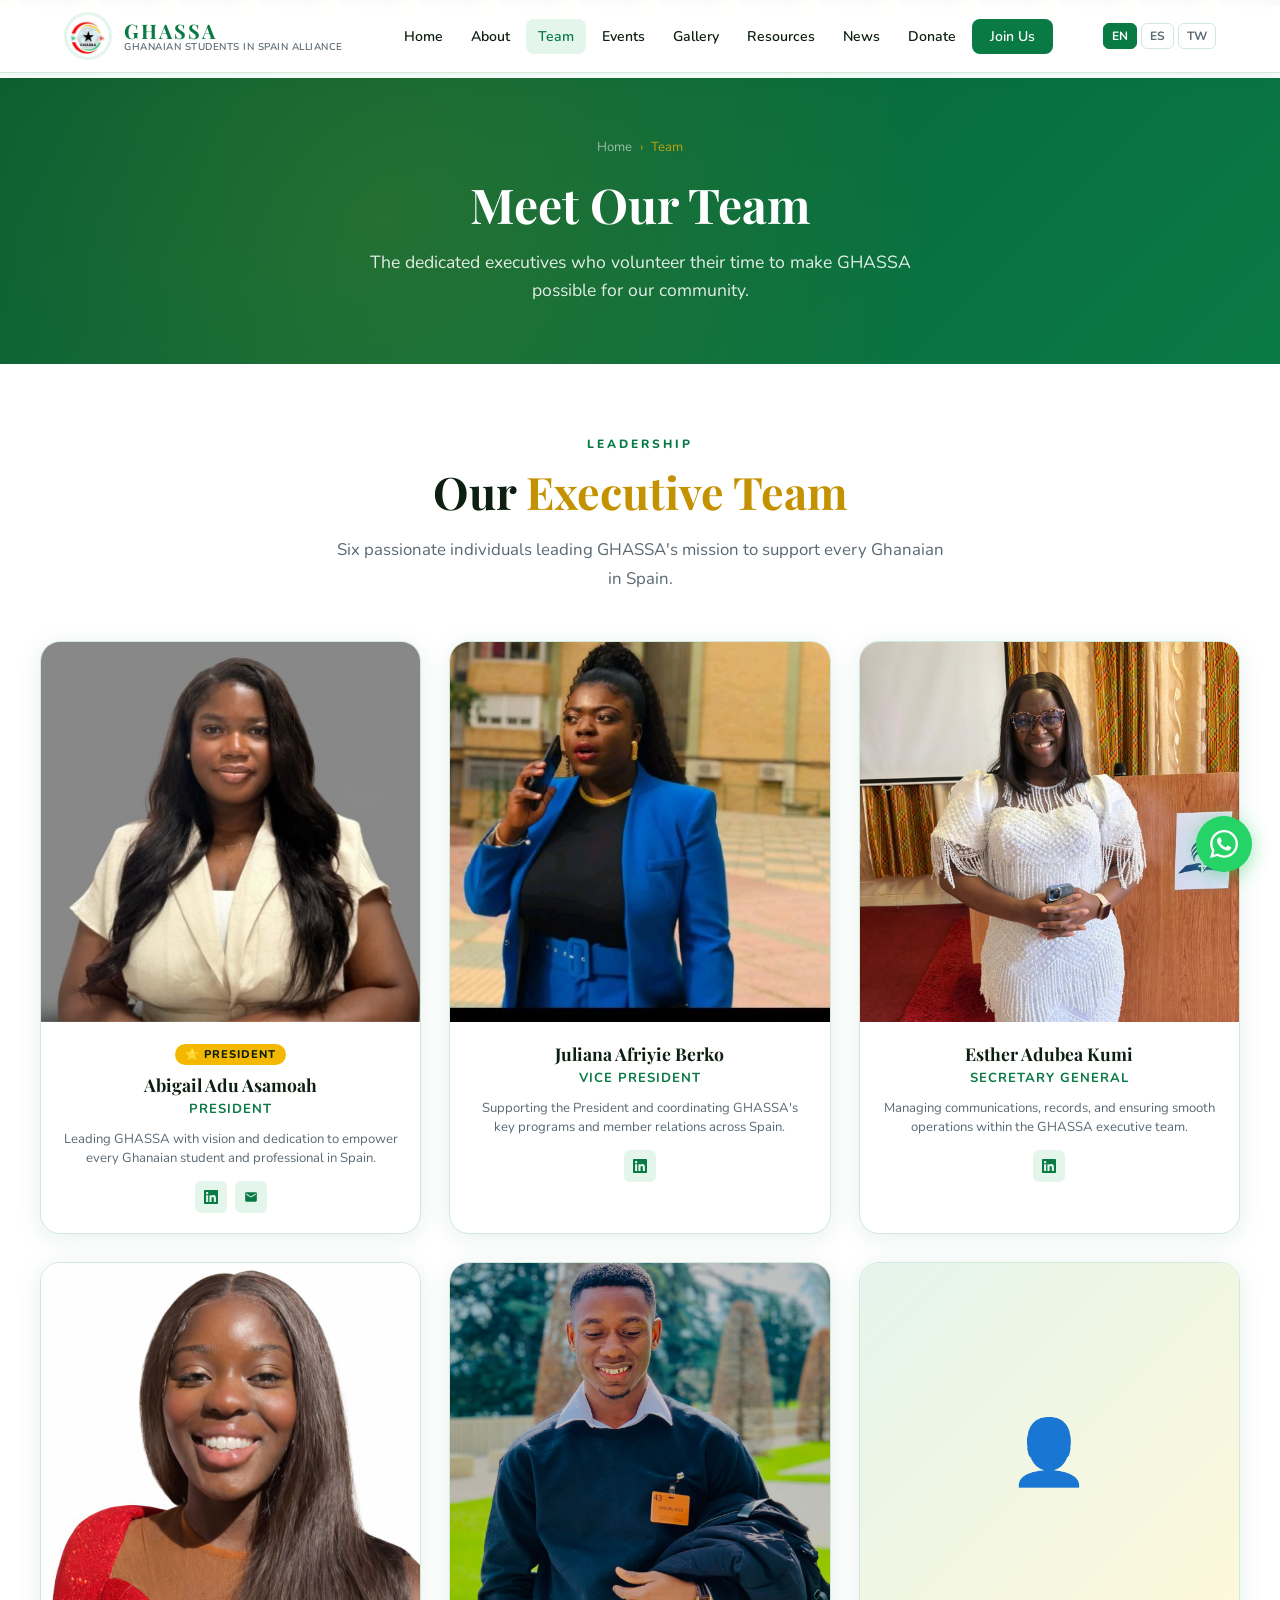
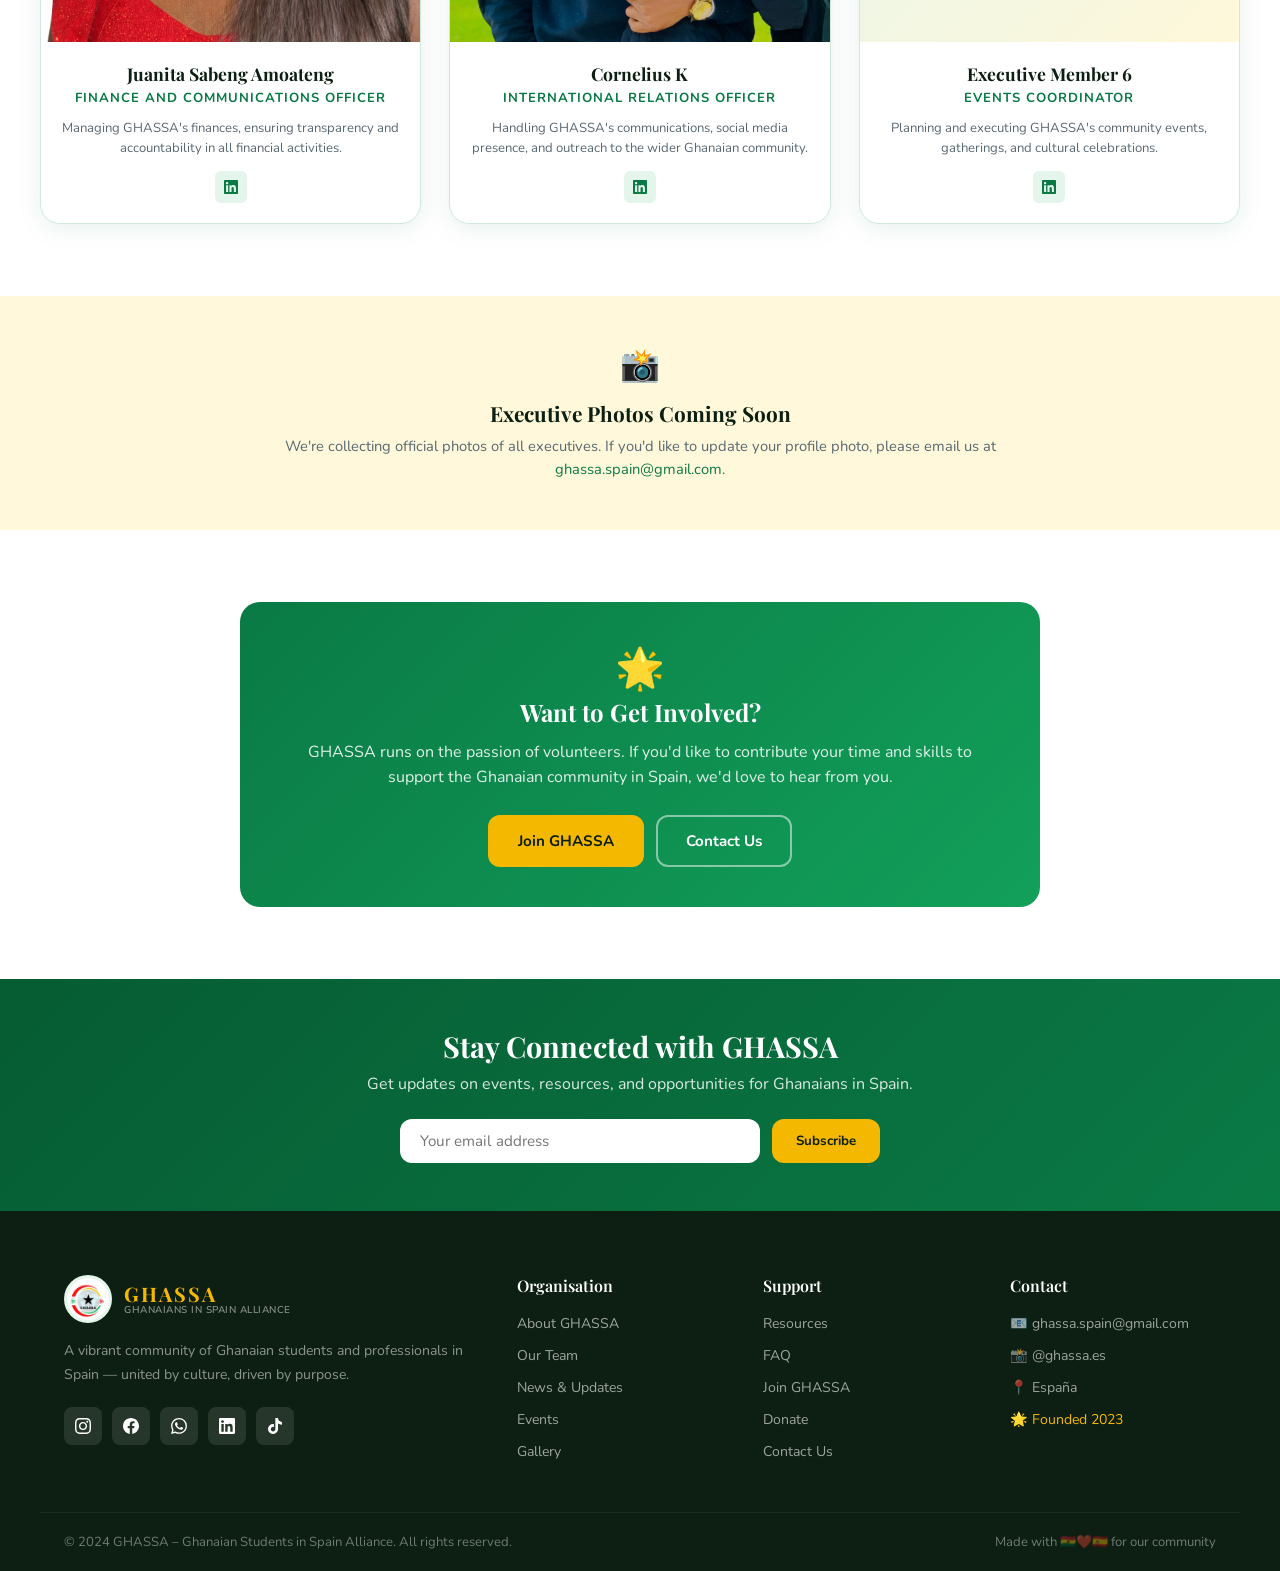
<file: team.html>
<!DOCTYPE html>
<html lang="en">
<head>
  <meta charset="UTF-8">
  <meta name="viewport" content="width=device-width, initial-scale=1.0">
  <title>Our Team – GHASSA</title>
  <link rel="stylesheet" href="ghassa.css">
  <style>
    .team-grid {
      display: grid;
      grid-template-columns: repeat(3, 1fr);
      gap: 28px;
    }
    .team-photo-placeholder {
      width: 100%; aspect-ratio: 1;
      background: linear-gradient(135deg, var(--green-light), var(--gold-light));
      display: flex;
      align-items: center;
      justify-content: center;
      font-size: 4rem;
      color: var(--green);
    }
    .exec-badge {
      display: inline-flex;
      align-items: center;
      gap: 6px;
      background: var(--gold);
      color: var(--dark);
      font-size: 0.7rem;
      font-weight: 800;
      padding: 3px 10px;
      border-radius: 50px;
      text-transform: uppercase;
      letter-spacing: 1px;
      margin-bottom: 8px;
    }
    .join-team-card {
      background: linear-gradient(135deg, var(--green), var(--green-mid));
      border-radius: var(--radius-lg);
      padding: 40px;
      text-align: center;
      color: white;
    }
    .join-team-card h3 {
      font-family: var(--font-head);
      font-size: 1.5rem;
      margin-bottom: 12px;
    }
    .join-team-card p { opacity: 0.88; margin-bottom: 24px; line-height: 1.6; }
    @media (max-width: 768px) {
      .team-grid { grid-template-columns: 1fr 1fr; }
    }
    @media (max-width: 480px) {
      .team-grid { grid-template-columns: 1fr; }
    }
  </style>
</head>
<body>
<div class="page-wrap">
  <div class="page-hero">
    <div class="page-hero-content">
      <div class="breadcrumb">
        <a href="index.html">Home</a> <span>›</span> <span>Team</span>
      </div>
      <h1>Meet Our Team</h1>
      <p>The dedicated executives who volunteer their time to make GHASSA possible for our community.</p>
    </div>
  </div>

  <!-- EXECUTIVE TEAM -->
  <section class="section" style="background:white;">
    <div class="container">
      <div class="section-header centered">
        <div class="section-label">Leadership</div>
        <h2 class="section-title">Our <span class="gold">Executive Team</span></h2>
        <p class="section-subtitle">Six passionate individuals leading GHASSA's mission to support every Ghanaian in Spain.</p>
      </div>

      <div class="team-grid">

        <!-- President -->
        <div class="team-card fade-up-1">
          <div class="team-card-photo">
            <img src="abigail.jpg" alt="Abigail Adu Asamoah" style="width:100%;height:100%;object-fit:cover;">
          </div>
          <div class="team-card-info">
            <div class="exec-badge">⭐ President</div>
            <div class="team-card-name">Abigail Adu Asamoah</div>
            <div class="team-card-role">President</div>
            <p style="font-size:0.82rem;color:var(--gray);line-height:1.5;margin-bottom:12px;">Leading GHASSA with vision and dedication to empower every Ghanaian student and professional in Spain.</p>
            <div class="team-card-social">
              <a href="https://www.linkedin.com/in/abigail-adu-asamoah/" target="_blank" title="LinkedIn">
                <svg width="14" height="14" viewBox="0 0 24 24" fill="currentColor"><path d="M20.447 20.452h-3.554v-5.569c0-1.328-.027-3.037-1.852-3.037-1.853 0-2.136 1.445-2.136 2.939v5.667H9.351V9h3.414v1.561h.046c.477-.9 1.637-1.85 3.37-1.85 3.601 0 4.267 2.37 4.267 5.455v6.286zM5.337 7.433c-1.144 0-2.063-.926-2.063-2.065 0-1.138.92-2.063 2.063-2.063 1.14 0 2.064.925 2.064 2.063 0 1.139-.925 2.065-2.064 2.065zm1.782 13.019H3.555V9h3.564v11.452zM22.225 0H1.771C.792 0 0 .774 0 1.729v20.542C0 23.227.792 24 1.771 24h20.451C23.2 24 24 23.227 24 22.271V1.729C24 .774 23.2 0 22.222 0h.003z"/></svg>
              </a>
              <a href="mailto:ghassa.spain@gmail.com" title="Email">
                <svg width="14" height="14" viewBox="0 0 24 24" fill="currentColor"><path d="M20 4H4c-1.1 0-2 .9-2 2v12c0 1.1.9 2 2 2h16c1.1 0 2-.9 2-2V6c0-1.1-.9-2-2-2zm0 4l-8 5-8-5V6l8 5 8-5v2z"/></svg>
              </a>
            </div>
          </div>
        </div>

        <!-- VP -->
        <div class="team-card fade-up-2">
          <div class="team-card-photo">
            <img src="juliana.jpg" alt="Juliana Afriyie Berko" style="width:100%;height:100%;object-fit:cover;">
          </div>
          <div class="team-card-info">
            <div class="team-card-name">Juliana Afriyie Berko</div>
            <div class="team-card-role">Vice President</div>
            <p style="font-size:0.82rem;color:var(--gray);line-height:1.5;margin-bottom:12px;">Supporting the President and coordinating GHASSA's key programs and member relations across Spain.</p>
            <div class="team-card-social">
              <a href="https://www.linkedin.com/in/juliana-afriyie-berko-074701247/" target="_blank" title="LinkedIn">
                <svg width="14" height="14" viewBox="0 0 24 24" fill="currentColor"><path d="M20.447 20.452h-3.554v-5.569c0-1.328-.027-3.037-1.852-3.037-1.853 0-2.136 1.445-2.136 2.939v5.667H9.351V9h3.414v1.561h.046c.477-.9 1.637-1.85 3.37-1.85 3.601 0 4.267 2.37 4.267 5.455v6.286zM5.337 7.433c-1.144 0-2.063-.926-2.063-2.065 0-1.138.92-2.063 2.063-2.063 1.14 0 2.064.925 2.064 2.063 0 1.139-.925 2.065-2.064 2.065zm1.782 13.019H3.555V9h3.564v11.452zM22.225 0H1.771C.792 0 0 .774 0 1.729v20.542C0 23.227.792 24 1.771 24h20.451C23.2 24 24 23.227 24 22.271V1.729C24 .774 23.2 0 22.222 0h.003z"/></svg>
              </a>
            </div>
          </div>
        </div>

        <!-- Secretary -->
        <div class="team-card fade-up-3">
          <div class="team-card-photo">
            <img src="esther.jpg" alt="Esther Adubea Kumi" style="width:100%;height:100%;object-fit:cover;">
          </div>
          <div class="team-card-info">
            <div class="team-card-name">Esther Adubea Kumi</div>
            <div class="team-card-role">Secretary General</div>
            <p style="font-size:0.82rem;color:var(--gray);line-height:1.5;margin-bottom:12px;">Managing communications, records, and ensuring smooth operations within the GHASSA executive team.</p>
            <div class="team-card-social">
              <a href="https://www.linkedin.com/in/juanita-sabeng-amoateng-8b5999339/" target="_blank" title="LinkedIn">
                <svg width="14" height="14" viewBox="0 0 24 24" fill="currentColor"><path d="M20.447 20.452h-3.554v-5.569c0-1.328-.027-3.037-1.852-3.037-1.853 0-2.136 1.445-2.136 2.939v5.667H9.351V9h3.414v1.561h.046c.477-.9 1.637-1.85 3.37-1.85 3.601 0 4.267 2.37 4.267 5.455v6.286zM5.337 7.433c-1.144 0-2.063-.926-2.063-2.065 0-1.138.92-2.063 2.063-2.063 1.14 0 2.064.925 2.064 2.063 0 1.139-.925 2.065-2.064 2.065zm1.782 13.019H3.555V9h3.564v11.452zM22.225 0H1.771C.792 0 0 .774 0 1.729v20.542C0 23.227.792 24 1.771 24h20.451C23.2 24 24 23.227 24 22.271V1.729C24 .774 23.2 0 22.222 0h.003z"/></svg>
              </a>
            </div>
          </div>
        </div>

        <!-- Treasurer -->
        <div class="team-card fade-up-1">
          <div class="team-card-photo">
            <img src="juanita.jpg" alt="Juanita Sabeng Amoateng" style="width:100%;height:100%;object-fit:cover;">
          </div>
          <div class="team-card-info">
            <div class="team-card-name">Juanita Sabeng Amoateng</div>
            <div class="team-card-role">Finance And Communications Officer</div>
            <p style="font-size:0.82rem;color:var(--gray);line-height:1.5;margin-bottom:12px;">Managing GHASSA's finances, ensuring transparency and accountability in all financial activities.</p>
            <div class="team-card-social">
              <a href="https://www.linkedin.com/in/juanita-sabeng-amoateng-8b5999339/" target="_blank" title="LinkedIn">
                <svg width="14" height="14" viewBox="0 0 24 24" fill="currentColor"><path d="M20.447 20.452h-3.554v-5.569c0-1.328-.027-3.037-1.852-3.037-1.853 0-2.136 1.445-2.136 2.939v5.667H9.351V9h3.414v1.561h.046c.477-.9 1.637-1.85 3.37-1.85 3.601 0 4.267 2.37 4.267 5.455v6.286zM5.337 7.433c-1.144 0-2.063-.926-2.063-2.065 0-1.138.92-2.063 2.063-2.063 1.14 0 2.064.925 2.064 2.063 0 1.139-.925 2.065-2.064 2.065zm1.782 13.019H3.555V9h3.564v11.452zM22.225 0H1.771C.792 0 0 .774 0 1.729v20.542C0 23.227.792 24 1.771 24h20.451C23.2 24 24 23.227 24 22.271V1.729C24 .774 23.2 0 22.222 0h.003z"/></svg>
              </a>
            </div>
          </div>
        </div>

        <!-- PRO -->
        <div class="team-card fade-up-2">
          <div class="team-card-photo">
            <img src="corn.jpg" alt="Juanita Sabeng Amoateng" style="width:100%;height:100%;object-fit:cover;">
          </div>
          <div class="team-card-info">
            <div class="team-card-name">Cornelius K </div>
            <div class="team-card-role">International Relations Officer</div>
            <p style="font-size:0.82rem;color:var(--gray);line-height:1.5;margin-bottom:12px;">Handling GHASSA's communications, social media presence, and outreach to the wider Ghanaian community.</p>
            <div class="team-card-social">
              <a href="#" title="LinkedIn">
                <svg width="14" height="14" viewBox="0 0 24 24" fill="currentColor"><path d="M20.447 20.452h-3.554v-5.569c0-1.328-.027-3.037-1.852-3.037-1.853 0-2.136 1.445-2.136 2.939v5.667H9.351V9h3.414v1.561h.046c.477-.9 1.637-1.85 3.37-1.85 3.601 0 4.267 2.37 4.267 5.455v6.286zM5.337 7.433c-1.144 0-2.063-.926-2.063-2.065 0-1.138.92-2.063 2.063-2.063 1.14 0 2.064.925 2.064 2.063 0 1.139-.925 2.065-2.064 2.065zm1.782 13.019H3.555V9h3.564v11.452zM22.225 0H1.771C.792 0 0 .774 0 1.729v20.542C0 23.227.792 24 1.771 24h20.451C23.2 24 24 23.227 24 22.271V1.729C24 .774 23.2 0 22.222 0h.003z"/></svg>
              </a>
            </div>
          </div>
        </div>

        <!-- Events Coordinator -->
        <div class="team-card fade-up-3">
          <div class="team-card-photo">
            <div class="team-photo-placeholder">👤</div>
          </div>
          <div class="team-card-info">
            <div class="team-card-name">Executive Member 6</div>
            <div class="team-card-role">Events Coordinator</div>
            <p style="font-size:0.82rem;color:var(--gray);line-height:1.5;margin-bottom:12px;">Planning and executing GHASSA's community events, gatherings, and cultural celebrations.</p>
            <div class="team-card-social">
              <a href="#" title="LinkedIn">
                <svg width="14" height="14" viewBox="0 0 24 24" fill="currentColor"><path d="M20.447 20.452h-3.554v-5.569c0-1.328-.027-3.037-1.852-3.037-1.853 0-2.136 1.445-2.136 2.939v5.667H9.351V9h3.414v1.561h.046c.477-.9 1.637-1.85 3.37-1.85 3.601 0 4.267 2.37 4.267 5.455v6.286zM5.337 7.433c-1.144 0-2.063-.926-2.063-2.065 0-1.138.92-2.063 2.063-2.063 1.14 0 2.064.925 2.064 2.063 0 1.139-.925 2.065-2.064 2.065zm1.782 13.019H3.555V9h3.564v11.452zM22.225 0H1.771C.792 0 0 .774 0 1.729v20.542C0 23.227.792 24 1.771 24h20.451C23.2 24 24 23.227 24 22.271V1.729C24 .774 23.2 0 22.222 0h.003z"/></svg>
              </a>
            </div>
          </div>
        </div>

      </div>
    </div>
  </section>

  <!-- UPDATE NOTICE -->
  <section class="section-sm" style="background:var(--gold-light);">
    <div class="container-sm" style="text-align:center;">
      <span style="font-size:2rem;">📸</span>
      <h3 style="font-family:var(--font-head);font-size:1.3rem;color:var(--dark);margin:12px 0 8px;">Executive Photos Coming Soon</h3>
      <p style="color:var(--gray);font-size:0.92rem;line-height:1.6;">We're collecting official photos of all executives. If you'd like to update your profile photo, please email us at <a href="mailto:ghassa.spain@gmail.com">ghassa.spain@gmail.com</a>.</p>
    </div>
  </section>

  <!-- JOIN THE TEAM -->
  <section class="section" style="background:white;">
    <div class="container-sm">
      <div class="join-team-card">
        <span style="font-size:2.5rem;">🌟</span>
        <h3>Want to Get Involved?</h3>
        <p>GHASSA runs on the passion of volunteers. If you'd like to contribute your time and skills to support the Ghanaian community in Spain, we'd love to hear from you.</p>
        <div style="display:flex;gap:12px;justify-content:center;flex-wrap:wrap;">
          <a href="membership.html" class="btn btn-primary">Join GHASSA</a>
          <a href="contact.html" class="btn btn-outline">Contact Us</a>
        </div>
      </div>
    </div>
  </section>
</div>
<script src="ghassa-components.js"></script>
</body>
</html>
</file>
<file: ghassa.css>
/* ===========================
   GHASSA – Shared Stylesheet
   =========================== */

@import url('https://fonts.googleapis.com/css2?family=Playfair+Display:wght@400;600;700;900&family=Nunito:wght@300;400;500;600;700;800&display=swap');

:root {
  --green:        #0a7a45;
  --green-dark:   #065c33;
  --green-mid:    #12a05a;
  --green-light:  #e4f5ec;
  --gold:         #f5b800;
  --gold-dark:    #c49200;
  --gold-light:   #fff8da;
  --white:        #ffffff;
  --off-white:    #f9fffe;
  --dark:         #0d1f12;
  --dark-mid:     #1e3a26;
  --gray:         #5a6872;
  --light-gray:   #f0f4f2;
  --border:       #d1e8da;
  --shadow:       0 4px 24px rgba(10,122,69,0.10);
  --shadow-lg:    0 8px 40px rgba(10,122,69,0.15);
  --radius:       12px;
  --radius-lg:    20px;
  --font-head:    'Playfair Display', Georgia, serif;
  --font-body:    'Nunito', sans-serif;
  --nav-h:        72px;
}

*, *::before, *::after { box-sizing: border-box; margin: 0; padding: 0; }

html { scroll-behavior: smooth; }

body {
  font-family: var(--font-body);
  background: var(--off-white);
  color: var(--dark);
  min-height: 100vh;
  display: flex;
  flex-direction: column;
}

a { color: var(--green); text-decoration: none; transition: color .2s; }
a:hover { color: var(--green-dark); }

img { max-width: 100%; height: auto; display: block; }

/* ===== KENTE STRIPE ACCENT ===== */
.kente-stripe {
  height: 6px;
  background: repeating-linear-gradient(
    90deg,
    var(--gold) 0px, var(--gold) 20px,
    var(--green) 20px, var(--green) 40px,
    #e74c3c 40px, #e74c3c 60px,
    var(--dark) 60px, var(--dark) 80px
  );
}

/* ===== NAVBAR ===== */
#ghassa-nav {
  position: fixed; top: 0; left: 0; right: 0;
  z-index: 1000;
  background: rgba(255,255,255,0.97);
  backdrop-filter: blur(12px);
  border-bottom: 1px solid var(--border);
  box-shadow: 0 2px 16px rgba(10,122,69,0.08);
}

.nav-inner {
  max-width: 1200px;
  margin: 0 auto;
  padding: 0 24px;
  height: var(--nav-h);
  display: flex;
  align-items: center;
  justify-content: space-between;
  gap: 16px;
}

.nav-logo {
  display: flex;
  align-items: center;
  gap: 12px;
  text-decoration: none;
}
.nav-logo img {
  width: 48px; height: 48px;
  border-radius: 50%;
  object-fit: contain;
  background: var(--green-light);
  padding: 3px;
}
.nav-logo-text {
  display: flex;
  flex-direction: column;
  line-height: 1.1;
}
.nav-logo-text span:first-child {
  font-family: var(--font-head);
  font-size: 1.25rem;
  font-weight: 700;
  color: var(--green);
  letter-spacing: 2px;
}
.nav-logo-text span:last-child {
  font-size: 0.62rem;
  font-weight: 600;
  color: var(--gray);
  letter-spacing: 0.5px;
  text-transform: uppercase;
}

.nav-links {
  display: flex;
  align-items: center;
  gap: 4px;
  list-style: none;
}
.nav-links a {
  font-size: 0.88rem;
  font-weight: 600;
  color: var(--dark);
  padding: 8px 12px;
  border-radius: 8px;
  transition: all .2s;
  text-decoration: none;
}
.nav-links a:hover,
.nav-links a.active {
  color: var(--green);
  background: var(--green-light);
}
.nav-links .nav-cta a {
  background: var(--green);
  color: white;
  padding: 8px 18px;
  border-radius: 8px;
}
.nav-links .nav-cta a:hover {
  background: var(--green-dark);
  color: white;
}

.nav-hamburger {
  display: none;
  flex-direction: column;
  gap: 5px;
  cursor: pointer;
  background: none;
  border: none;
  padding: 8px;
}
.nav-hamburger span {
  width: 24px; height: 2px;
  background: var(--dark);
  border-radius: 2px;
  transition: all .3s;
  display: block;
}

.mobile-nav {
  display: none;
  position: fixed;
  top: var(--nav-h); left: 0; right: 0;
  background: white;
  z-index: 999;
  padding: 16px 24px 24px;
  border-bottom: 2px solid var(--border);
  box-shadow: var(--shadow-lg);
}
.mobile-nav.open { display: block; }
.mobile-nav a {
  display: block;
  padding: 12px 0;
  font-weight: 600;
  color: var(--dark);
  border-bottom: 1px solid var(--light-gray);
  text-decoration: none;
}
.mobile-nav a:last-child { border-bottom: none; }
.mobile-nav a:hover { color: var(--green); }
.mobile-nav .mobile-join {
  margin-top: 12px;
  display: inline-block;
  background: var(--green);
  color: white !important;
  padding: 10px 24px;
  border-radius: 8px;
  text-align: center;
  width: 100%;
}

/* ===== PAGE WRAPPER ===== */
.page-wrap {
  margin-top: var(--nav-h);
  flex: 1;
  display: flex;
  flex-direction: column;
}

/* ===== HERO ===== */
.hero {
  position: relative;
  overflow: hidden;
}
.hero-bg {
  background: linear-gradient(135deg, var(--green-dark) 0%, var(--green) 50%, var(--green-mid) 100%);
}
.hero-pattern {
  position: absolute; inset: 0;
  background-image:
    radial-gradient(circle at 20% 50%, rgba(245,184,0,0.15) 0%, transparent 50%),
    radial-gradient(circle at 80% 20%, rgba(255,255,255,0.08) 0%, transparent 40%);
  pointer-events: none;
}
.hero-content {
  position: relative;
  z-index: 1;
  max-width: 1200px;
  margin: 0 auto;
  padding: 80px 24px;
  text-align: center;
  color: white;
}
.hero-badge {
  display: inline-flex;
  align-items: center;
  gap: 8px;
  background: rgba(245,184,0,0.2);
  border: 1px solid rgba(245,184,0,0.4);
  color: var(--gold);
  font-size: 0.8rem;
  font-weight: 700;
  letter-spacing: 2px;
  text-transform: uppercase;
  padding: 6px 16px;
  border-radius: 50px;
  margin-bottom: 24px;
}
.hero h1 {
  font-family: var(--font-head);
  font-size: clamp(2.2rem, 6vw, 4rem);
  font-weight: 900;
  line-height: 1.15;
  margin-bottom: 20px;
}
.hero h1 .gold { color: var(--gold); }
.hero p {
  font-size: clamp(1rem, 2.5vw, 1.2rem);
  line-height: 1.7;
  opacity: 0.9;
  max-width: 640px;
  margin: 0 auto 36px;
}
.hero-btns {
  display: flex;
  gap: 16px;
  justify-content: center;
  flex-wrap: wrap;
}

/* ===== BUTTONS ===== */
.btn {
  display: inline-flex;
  align-items: center;
  gap: 8px;
  font-family: var(--font-body);
  font-weight: 700;
  font-size: 0.95rem;
  padding: 14px 28px;
  border-radius: var(--radius);
  cursor: pointer;
  border: 2px solid transparent;
  transition: all .25s;
  text-decoration: none;
}
.btn-primary {
  background: var(--gold);
  color: var(--dark);
  border-color: var(--gold);
}
.btn-primary:hover {
  background: var(--gold-dark);
  border-color: var(--gold-dark);
  color: var(--dark);
  transform: translateY(-2px);
  box-shadow: 0 8px 24px rgba(245,184,0,0.35);
}
.btn-outline {
  background: transparent;
  color: white;
  border-color: rgba(255,255,255,0.5);
}
.btn-outline:hover {
  background: rgba(255,255,255,0.15);
  border-color: white;
  color: white;
  transform: translateY(-2px);
}
.btn-green {
  background: var(--green);
  color: white;
  border-color: var(--green);
}
.btn-green:hover {
  background: var(--green-dark);
  border-color: var(--green-dark);
  color: white;
  transform: translateY(-2px);
  box-shadow: var(--shadow);
}
.btn-ghost {
  background: transparent;
  color: var(--green);
  border-color: var(--green);
}
.btn-ghost:hover {
  background: var(--green-light);
  color: var(--green-dark);
}

/* ===== SECTION STYLES ===== */
.section {
  padding: 72px 24px;
}
.section-sm { padding: 48px 24px; }
.section-lg { padding: 96px 24px; }
.container { max-width: 1200px; margin: 0 auto; }
.container-sm { max-width: 800px; margin: 0 auto; }

.section-label {
  font-size: 0.75rem;
  font-weight: 800;
  letter-spacing: 3px;
  text-transform: uppercase;
  color: var(--green);
  margin-bottom: 12px;
}
.section-title {
  font-family: var(--font-head);
  font-size: clamp(1.8rem, 4vw, 2.8rem);
  font-weight: 700;
  color: var(--dark);
  margin-bottom: 16px;
  line-height: 1.25;
}
.section-title .gold { color: var(--gold-dark); }
.section-subtitle {
  font-size: 1.05rem;
  color: var(--gray);
  line-height: 1.7;
  max-width: 620px;
}
.section-header { margin-bottom: 48px; }
.section-header.centered { text-align: center; }
.section-header.centered .section-subtitle { margin: 0 auto; }

.bg-green { background: linear-gradient(135deg, var(--green-dark), var(--green)); }
.bg-green-light { background: var(--green-light); }
.bg-gold-light { background: var(--gold-light); }
.bg-dark { background: var(--dark); color: white; }

/* ===== CARDS ===== */
.card {
  background: white;
  border-radius: var(--radius-lg);
  padding: 28px;
  box-shadow: var(--shadow);
  border: 1px solid var(--border);
  transition: transform .25s, box-shadow .25s;
}
.card:hover {
  transform: translateY(-4px);
  box-shadow: var(--shadow-lg);
}

/* ===== GRID LAYOUTS ===== */
.grid-2 { display: grid; grid-template-columns: repeat(2, 1fr); gap: 28px; }
.grid-3 { display: grid; grid-template-columns: repeat(3, 1fr); gap: 28px; }
.grid-4 { display: grid; grid-template-columns: repeat(4, 1fr); gap: 24px; }
.grid-auto { display: grid; grid-template-columns: repeat(auto-fit, minmax(280px, 1fr)); gap: 28px; }

/* ===== STATS BAR ===== */
.stats-bar {
  background: var(--dark);
  padding: 32px 24px;
}
.stats-inner {
  max-width: 1200px;
  margin: 0 auto;
  display: grid;
  grid-template-columns: repeat(4, 1fr);
  gap: 24px;
  text-align: center;
}
.stat-item { color: white; }
.stat-num {
  font-family: var(--font-head);
  font-size: 2.4rem;
  font-weight: 700;
  color: var(--gold);
  display: block;
}
.stat-label {
  font-size: 0.82rem;
  font-weight: 600;
  color: rgba(255,255,255,0.6);
  text-transform: uppercase;
  letter-spacing: 1.5px;
}

/* ===== PAGE HERO (inner pages) ===== */
.page-hero {
  background: linear-gradient(135deg, var(--green-dark) 0%, var(--green) 100%);
  padding: 60px 24px;
  text-align: center;
  color: white;
  position: relative;
  overflow: hidden;
}
.page-hero::before {
  content: '';
  position: absolute; inset: 0;
  background: radial-gradient(circle at 30% 50%, rgba(245,184,0,0.12) 0%, transparent 60%);
}
.page-hero-content { position: relative; z-index: 1; }
.page-hero h1 {
  font-family: var(--font-head);
  font-size: clamp(2rem, 5vw, 3rem);
  font-weight: 700;
  margin-bottom: 12px;
}
.page-hero p {
  font-size: 1.1rem;
  opacity: 0.88;
  max-width: 560px;
  margin: 0 auto;
  line-height: 1.6;
}
.breadcrumb {
  display: flex;
  align-items: center;
  gap: 8px;
  justify-content: center;
  margin-bottom: 16px;
  font-size: 0.82rem;
  opacity: 0.75;
}
.breadcrumb a { color: rgba(255,255,255,0.75); text-decoration: none; }
.breadcrumb a:hover { color: var(--gold); }
.breadcrumb span { color: var(--gold); }

/* ===== FORMS ===== */
.form-group { margin-bottom: 20px; }
.form-label {
  display: block;
  font-weight: 700;
  font-size: 0.88rem;
  margin-bottom: 8px;
  color: var(--dark);
}
.form-input,
.form-select,
.form-textarea {
  width: 100%;
  padding: 12px 16px;
  border: 2px solid var(--border);
  border-radius: var(--radius);
  font-family: var(--font-body);
  font-size: 0.95rem;
  color: var(--dark);
  background: white;
  transition: border-color .2s, box-shadow .2s;
  outline: none;
}
.form-input:focus,
.form-select:focus,
.form-textarea:focus {
  border-color: var(--green);
  box-shadow: 0 0 0 3px rgba(10,122,69,0.12);
}
.form-textarea { resize: vertical; min-height: 120px; }

/* ===== TAGS / BADGES ===== */
.tag {
  display: inline-block;
  font-size: 0.75rem;
  font-weight: 700;
  padding: 4px 12px;
  border-radius: 50px;
  text-transform: uppercase;
  letter-spacing: 1px;
}
.tag-green { background: var(--green-light); color: var(--green); }
.tag-gold { background: var(--gold-light); color: var(--gold-dark); }
.tag-dark { background: var(--dark); color: white; }

/* ===== FOOTER ===== */
#ghassa-footer {
  background: var(--dark);
  color: rgba(255,255,255,0.75);
}
.footer-top {
  max-width: 1200px;
  margin: 0 auto;
  padding: 64px 24px 40px;
  display: grid;
  grid-template-columns: 2fr 1fr 1fr 1fr;
  gap: 40px;
}
.footer-brand .nav-logo { margin-bottom: 16px; }
.footer-brand p {
  font-size: 0.88rem;
  line-height: 1.7;
  opacity: 0.7;
  margin-bottom: 20px;
}
.footer-socials {
  display: flex;
  gap: 10px;
  flex-wrap: wrap;
}
.footer-social-btn {
  width: 38px; height: 38px;
  border-radius: 8px;
  background: rgba(255,255,255,0.1);
  display: flex;
  align-items: center;
  justify-content: center;
  color: white;
  font-size: 1rem;
  transition: background .2s, transform .2s;
  text-decoration: none;
}
.footer-social-btn:hover {
  background: var(--green);
  transform: translateY(-2px);
  color: white;
}
.footer-col h4 {
  font-family: var(--font-head);
  font-size: 1rem;
  font-weight: 600;
  color: white;
  margin-bottom: 16px;
}
.footer-links { list-style: none; }
.footer-links li { margin-bottom: 10px; }
.footer-links a {
  color: rgba(255,255,255,0.6);
  font-size: 0.88rem;
  text-decoration: none;
  transition: color .2s;
}
.footer-links a:hover { color: var(--gold); }
.footer-bottom {
  border-top: 1px solid rgba(255,255,255,0.1);
  padding: 20px 24px;
  display: flex;
  align-items: center;
  justify-content: space-between;
  flex-wrap: wrap;
  gap: 12px;
  max-width: 1200px;
  margin: 0 auto;
  font-size: 0.82rem;
  opacity: 0.55;
}

/* ===== WHATSAPP FLOAT ===== */
.wa-float {
  position: fixed;
  bottom: 28px;
  right: 28px;
  z-index: 900;
  width: 56px; height: 56px;
  border-radius: 50%;
  background: #25D366;
  display: flex;
  align-items: center;
  justify-content: center;
  color: white;
  font-size: 1.6rem;
  box-shadow: 0 4px 20px rgba(37,211,102,0.45);
  transition: transform .25s, box-shadow .25s;
  text-decoration: none;
}
.wa-float:hover {
  transform: scale(1.1);
  box-shadow: 0 6px 28px rgba(37,211,102,0.6);
  color: white;
}
.wa-float svg { width: 28px; height: 28px; }

/* ===== LANG SWITCHER ===== */
.lang-switcher {
  display: flex;
  gap: 4px;
  align-items: center;
}
.lang-btn {
  font-size: 0.75rem;
  font-weight: 700;
  padding: 4px 8px;
  border-radius: 6px;
  border: 1px solid var(--border);
  background: white;
  cursor: pointer;
  color: var(--gray);
  transition: all .2s;
  font-family: var(--font-body);
}
.lang-btn.active,
.lang-btn:hover {
  background: var(--green);
  color: white;
  border-color: var(--green);
}

/* ===== ANIMATIONS ===== */
@keyframes fadeUp {
  from { opacity: 0; transform: translateY(24px); }
  to   { opacity: 1; transform: translateY(0); }
}
@keyframes fadeIn {
  from { opacity: 0; }
  to   { opacity: 1; }
}
@keyframes pulse {
  0%, 100% { box-shadow: 0 0 0 0 rgba(245,184,0,0.4); }
  50%       { box-shadow: 0 0 0 12px rgba(245,184,0,0); }
}

.fade-up { animation: fadeUp .7s ease forwards; }
.fade-up-1 { animation: fadeUp .7s .1s ease both; }
.fade-up-2 { animation: fadeUp .7s .2s ease both; }
.fade-up-3 { animation: fadeUp .7s .3s ease both; }
.fade-up-4 { animation: fadeUp .7s .4s ease both; }

/* ===== TEAM CARDS ===== */
.team-card {
  background: white;
  border-radius: var(--radius-lg);
  overflow: hidden;
  box-shadow: var(--shadow);
  border: 1px solid var(--border);
  transition: transform .25s, box-shadow .25s;
  text-align: center;
}
.team-card:hover {
  transform: translateY(-6px);
  box-shadow: var(--shadow-lg);
}
.team-card-photo {
  width: 100%;
  aspect-ratio: 1;
  object-fit: cover;
  background: var(--green-light);
  display: flex;
  align-items: center;
  justify-content: center;
  font-size: 3rem;
  overflow: hidden;
}
.team-card-photo img {
  width: 100%;
  height: 100%;
  object-fit: cover;
}
.team-card-info { padding: 20px; }
.team-card-name {
  font-family: var(--font-head);
  font-size: 1.1rem;
  font-weight: 700;
  color: var(--dark);
  margin-bottom: 4px;
}
.team-card-role {
  font-size: 0.82rem;
  font-weight: 700;
  color: var(--green);
  text-transform: uppercase;
  letter-spacing: 1px;
  margin-bottom: 12px;
}
.team-card-social { display: flex; gap: 8px; justify-content: center; }
.team-card-social a {
  width: 32px; height: 32px;
  border-radius: 6px;
  background: var(--green-light);
  display: flex;
  align-items: center;
  justify-content: center;
  color: var(--green);
  font-size: 0.9rem;
  text-decoration: none;
  transition: all .2s;
}
.team-card-social a:hover {
  background: var(--green);
  color: white;
}

/* ===== EVENT CARDS ===== */
.event-card {
  background: white;
  border-radius: var(--radius-lg);
  overflow: hidden;
  box-shadow: var(--shadow);
  border: 1px solid var(--border);
  transition: transform .25s, box-shadow .25s;
  display: flex;
  gap: 0;
}
.event-card:hover {
  transform: translateY(-4px);
  box-shadow: var(--shadow-lg);
}
.event-date-block {
  min-width: 80px;
  background: var(--green);
  color: white;
  display: flex;
  flex-direction: column;
  align-items: center;
  justify-content: center;
  padding: 16px 12px;
}
.event-date-block .day {
  font-family: var(--font-head);
  font-size: 2rem;
  font-weight: 700;
  line-height: 1;
}
.event-date-block .month {
  font-size: 0.72rem;
  font-weight: 700;
  letter-spacing: 1.5px;
  text-transform: uppercase;
  opacity: 0.85;
}
.event-info { padding: 16px 20px; flex: 1; }
.event-info h3 {
  font-family: var(--font-head);
  font-size: 1.05rem;
  font-weight: 700;
  margin-bottom: 6px;
  color: var(--dark);
}
.event-meta {
  display: flex;
  flex-wrap: wrap;
  gap: 12px;
  font-size: 0.8rem;
  color: var(--gray);
  margin-bottom: 10px;
}
.event-meta span { display: flex; align-items: center; gap: 4px; }

/* ===== RESOURCE ITEMS ===== */
.resource-item {
  background: white;
  border: 1px solid var(--border);
  border-radius: var(--radius);
  padding: 20px;
  display: flex;
  align-items: center;
  gap: 16px;
  transition: all .25s;
}
.resource-item:hover {
  border-color: var(--green);
  box-shadow: var(--shadow);
  transform: translateX(4px);
}
.resource-icon {
  width: 48px; height: 48px;
  border-radius: 12px;
  background: var(--green-light);
  display: flex;
  align-items: center;
  justify-content: center;
  font-size: 1.4rem;
  flex-shrink: 0;
}
.resource-info h4 {
  font-weight: 700;
  color: var(--dark);
  margin-bottom: 4px;
  font-size: 0.95rem;
}
.resource-info p {
  font-size: 0.82rem;
  color: var(--gray);
}
.resource-btn {
  margin-left: auto;
  flex-shrink: 0;
}

/* ===== FAQ ===== */
.faq-item {
  border-bottom: 1px solid var(--border);
}
.faq-q {
  width: 100%;
  background: none;
  border: none;
  text-align: left;
  padding: 20px 0;
  font-family: var(--font-body);
  font-size: 1rem;
  font-weight: 700;
  color: var(--dark);
  cursor: pointer;
  display: flex;
  align-items: center;
  justify-content: space-between;
  gap: 16px;
  transition: color .2s;
}
.faq-q:hover { color: var(--green); }
.faq-q .faq-icon {
  width: 24px; height: 24px;
  border-radius: 50%;
  background: var(--green-light);
  color: var(--green);
  display: flex;
  align-items: center;
  justify-content: center;
  font-size: 1.1rem;
  flex-shrink: 0;
  transition: transform .3s;
}
.faq-item.open .faq-icon { transform: rotate(45deg); }
.faq-a {
  font-size: 0.95rem;
  line-height: 1.7;
  color: var(--gray);
  max-height: 0;
  overflow: hidden;
  transition: max-height .35s ease, padding .3s;
  padding-bottom: 0;
}
.faq-item.open .faq-a {
  max-height: 400px;
  padding-bottom: 20px;
}

/* ===== GALLERY ===== */
.gallery-grid {
  display: grid;
  grid-template-columns: repeat(auto-fit, minmax(240px, 1fr));
  gap: 16px;
}
.gallery-item {
  border-radius: var(--radius);
  overflow: hidden;
  aspect-ratio: 4/3;
  background: var(--green-light);
  position: relative;
  cursor: pointer;
}
.gallery-item img {
  width: 100%; height: 100%;
  object-fit: cover;
  transition: transform .4s;
}
.gallery-item:hover img { transform: scale(1.06); }
.gallery-overlay {
  position: absolute; inset: 0;
  background: linear-gradient(to top, rgba(6,92,51,0.6) 0%, transparent 60%);
  opacity: 0;
  transition: opacity .3s;
  display: flex;
  align-items: flex-end;
  padding: 16px;
  color: white;
  font-weight: 600;
  font-size: 0.88rem;
}
.gallery-item:hover .gallery-overlay { opacity: 1; }

/* ===== NEWSLETTER BANNER ===== */
.newsletter-banner {
  background: linear-gradient(135deg, var(--green-dark), var(--green));
  padding: 48px 24px;
  text-align: center;
  color: white;
}
.newsletter-banner h3 {
  font-family: var(--font-head);
  font-size: 1.8rem;
  margin-bottom: 8px;
}
.newsletter-banner p { opacity: 0.85; margin-bottom: 24px; }
.newsletter-form {
  display: flex;
  gap: 12px;
  max-width: 480px;
  margin: 0 auto;
  flex-wrap: wrap;
  justify-content: center;
}
.newsletter-form input {
  flex: 1;
  min-width: 220px;
  padding: 12px 20px;
  border-radius: var(--radius);
  border: none;
  font-family: var(--font-body);
  font-size: 0.95rem;
  outline: none;
}
.newsletter-form button {
  background: var(--gold);
  color: var(--dark);
  border: none;
  padding: 12px 24px;
  border-radius: var(--radius);
  font-family: var(--font-body);
  font-weight: 700;
  cursor: pointer;
  transition: background .2s;
}
.newsletter-form button:hover { background: var(--gold-dark); }

/* ===== DIVIDER ===== */
.divider {
  height: 1px;
  background: var(--border);
  margin: 0 24px;
}

/* ===== UTILITIES ===== */
.text-center { text-align: center; }
.text-white { color: white; }
.mt-auto { margin-top: auto; }
.mb-0 { margin-bottom: 0; }
.gap-16 { gap: 16px; }
.flex { display: flex; }
.flex-wrap { flex-wrap: wrap; }
.items-center { align-items: center; }
.justify-center { justify-content: center; }
.d-none { display: none; }

/* ===== RESPONSIVE ===== */
@media (max-width: 960px) {
  .nav-links { display: none; }
  .lang-switcher { display: none; }
  .nav-hamburger { display: flex; }
  .footer-top { grid-template-columns: 1fr 1fr; }
  .grid-4 { grid-template-columns: repeat(2, 1fr); }
  .stats-inner { grid-template-columns: repeat(2, 1fr); }
}
@media (max-width: 640px) {
  .grid-2, .grid-3, .grid-4 { grid-template-columns: 1fr; }
  .footer-top { grid-template-columns: 1fr; }
  .stats-inner { grid-template-columns: repeat(2, 1fr); }
  .event-card { flex-direction: column; }
  .event-date-block { flex-direction: row; padding: 12px 16px; gap: 8px; }
  .hero-content { padding: 60px 20px; }
  .section { padding: 48px 20px; }
}
</file>
